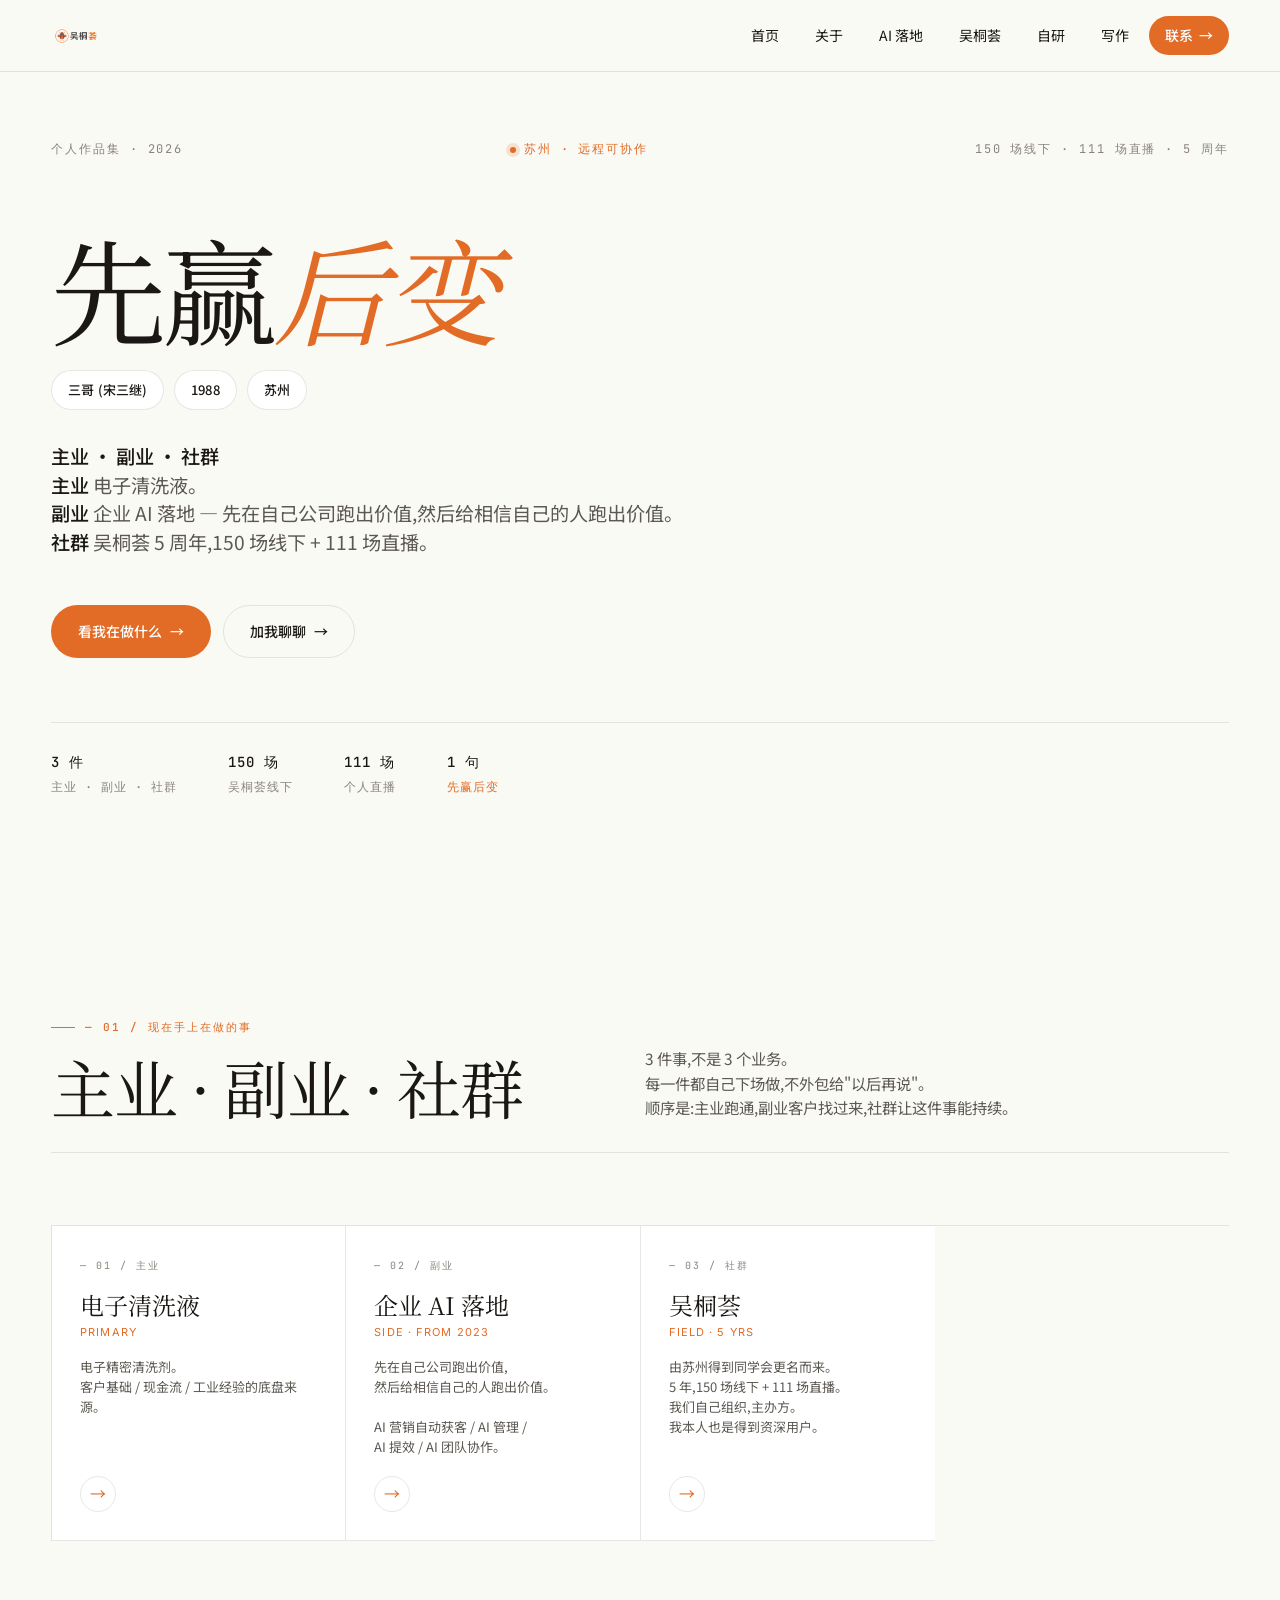
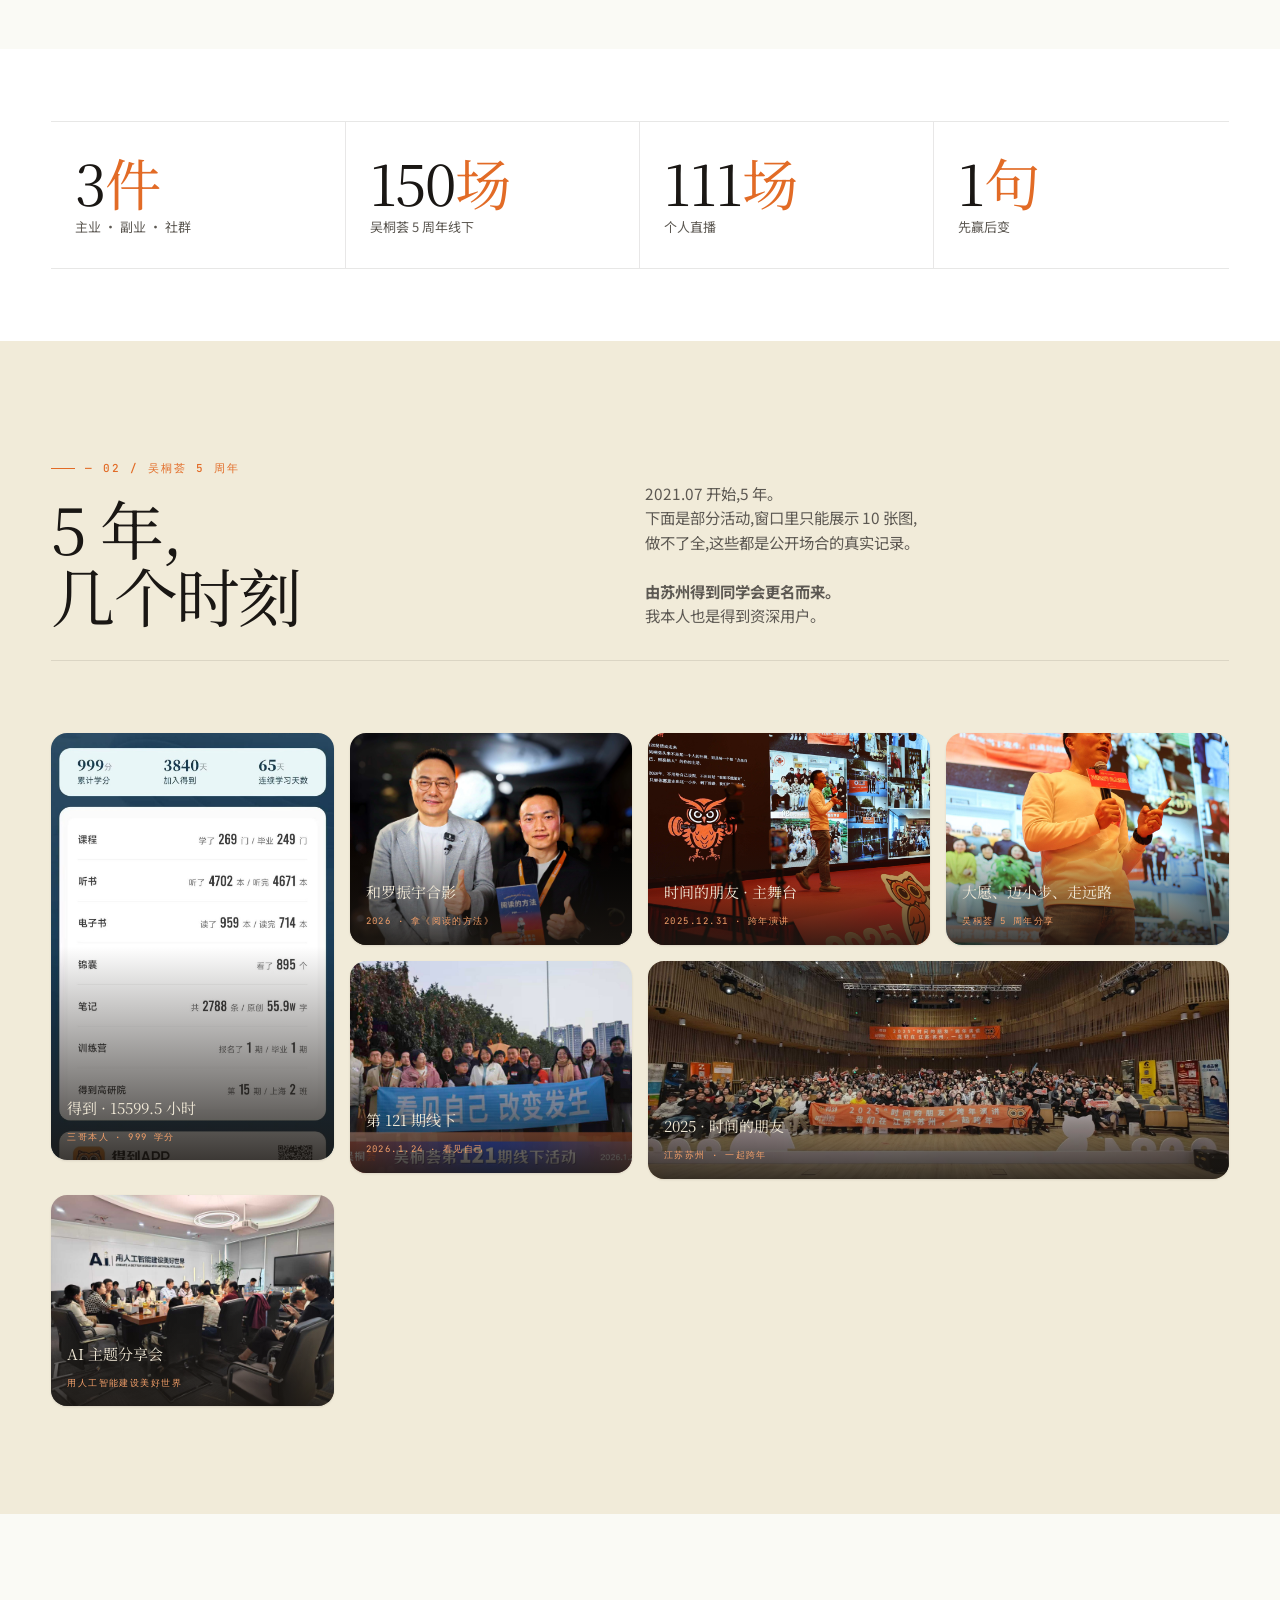
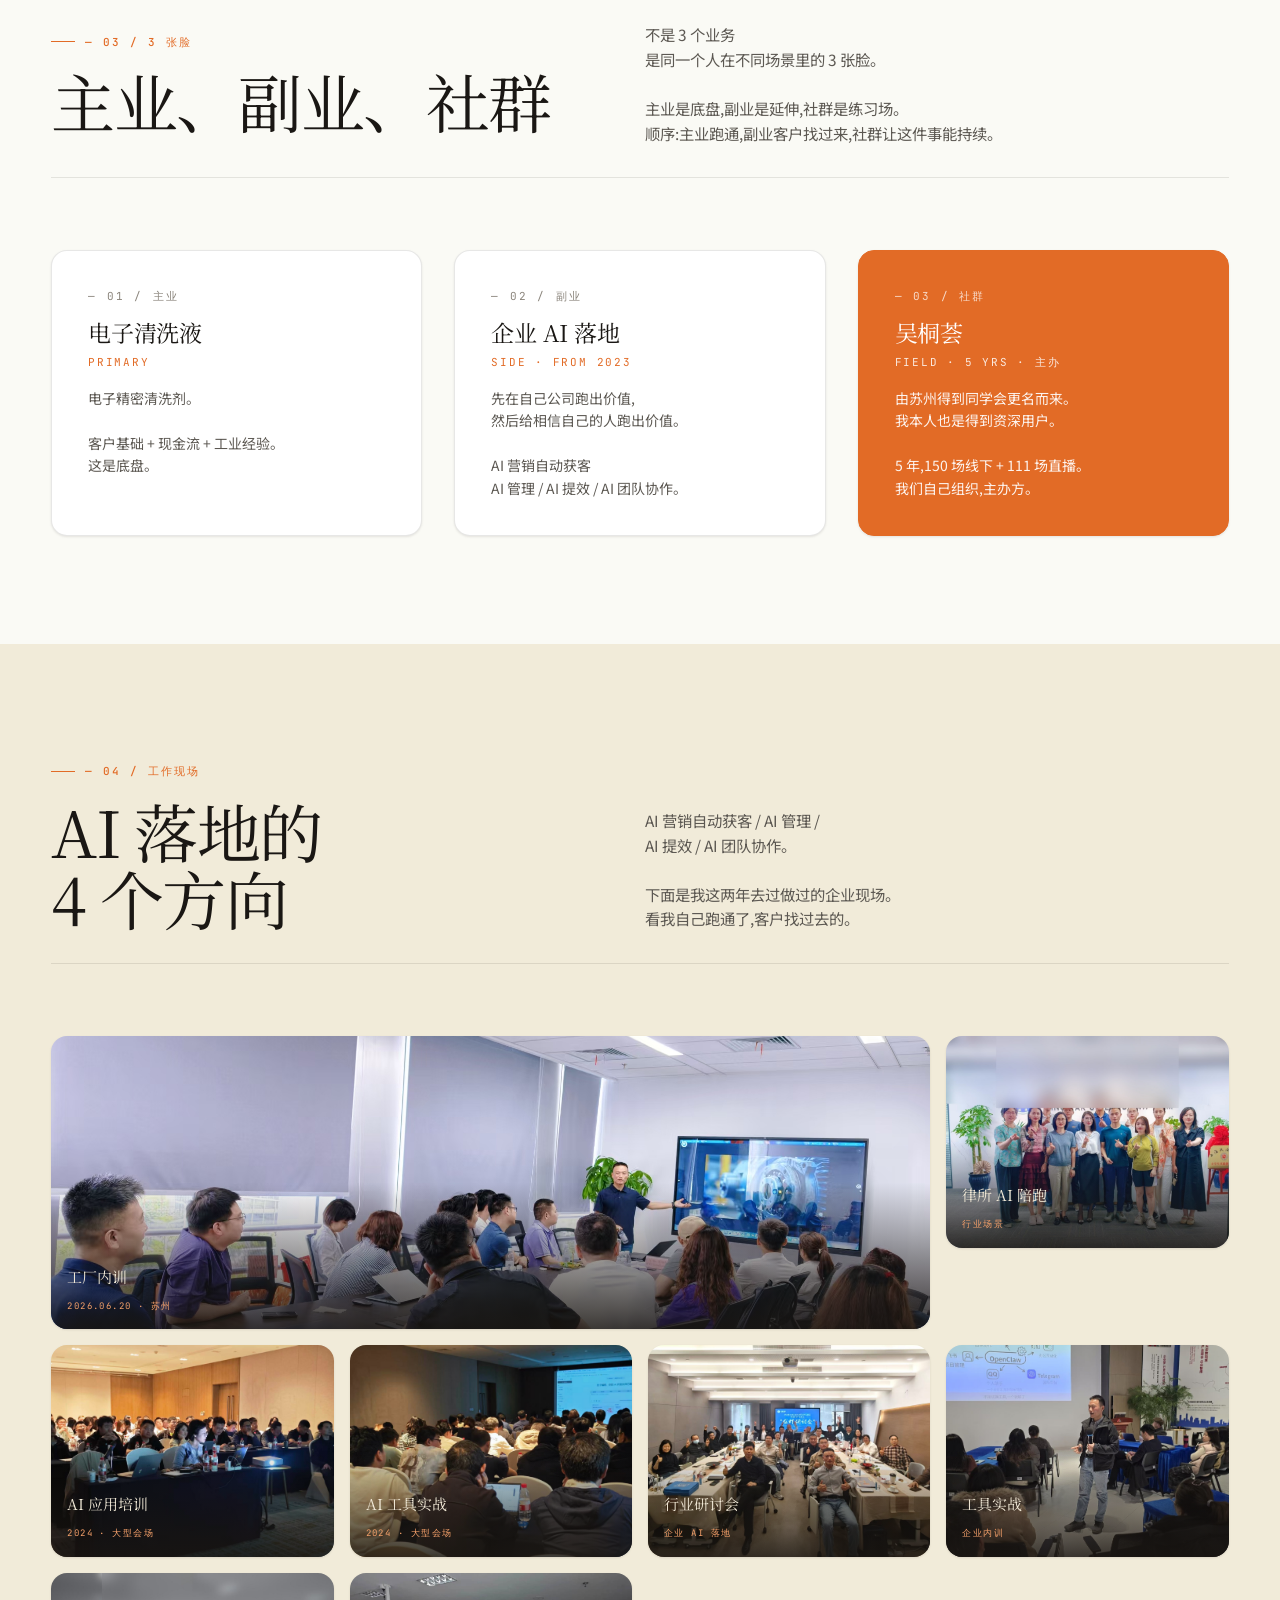
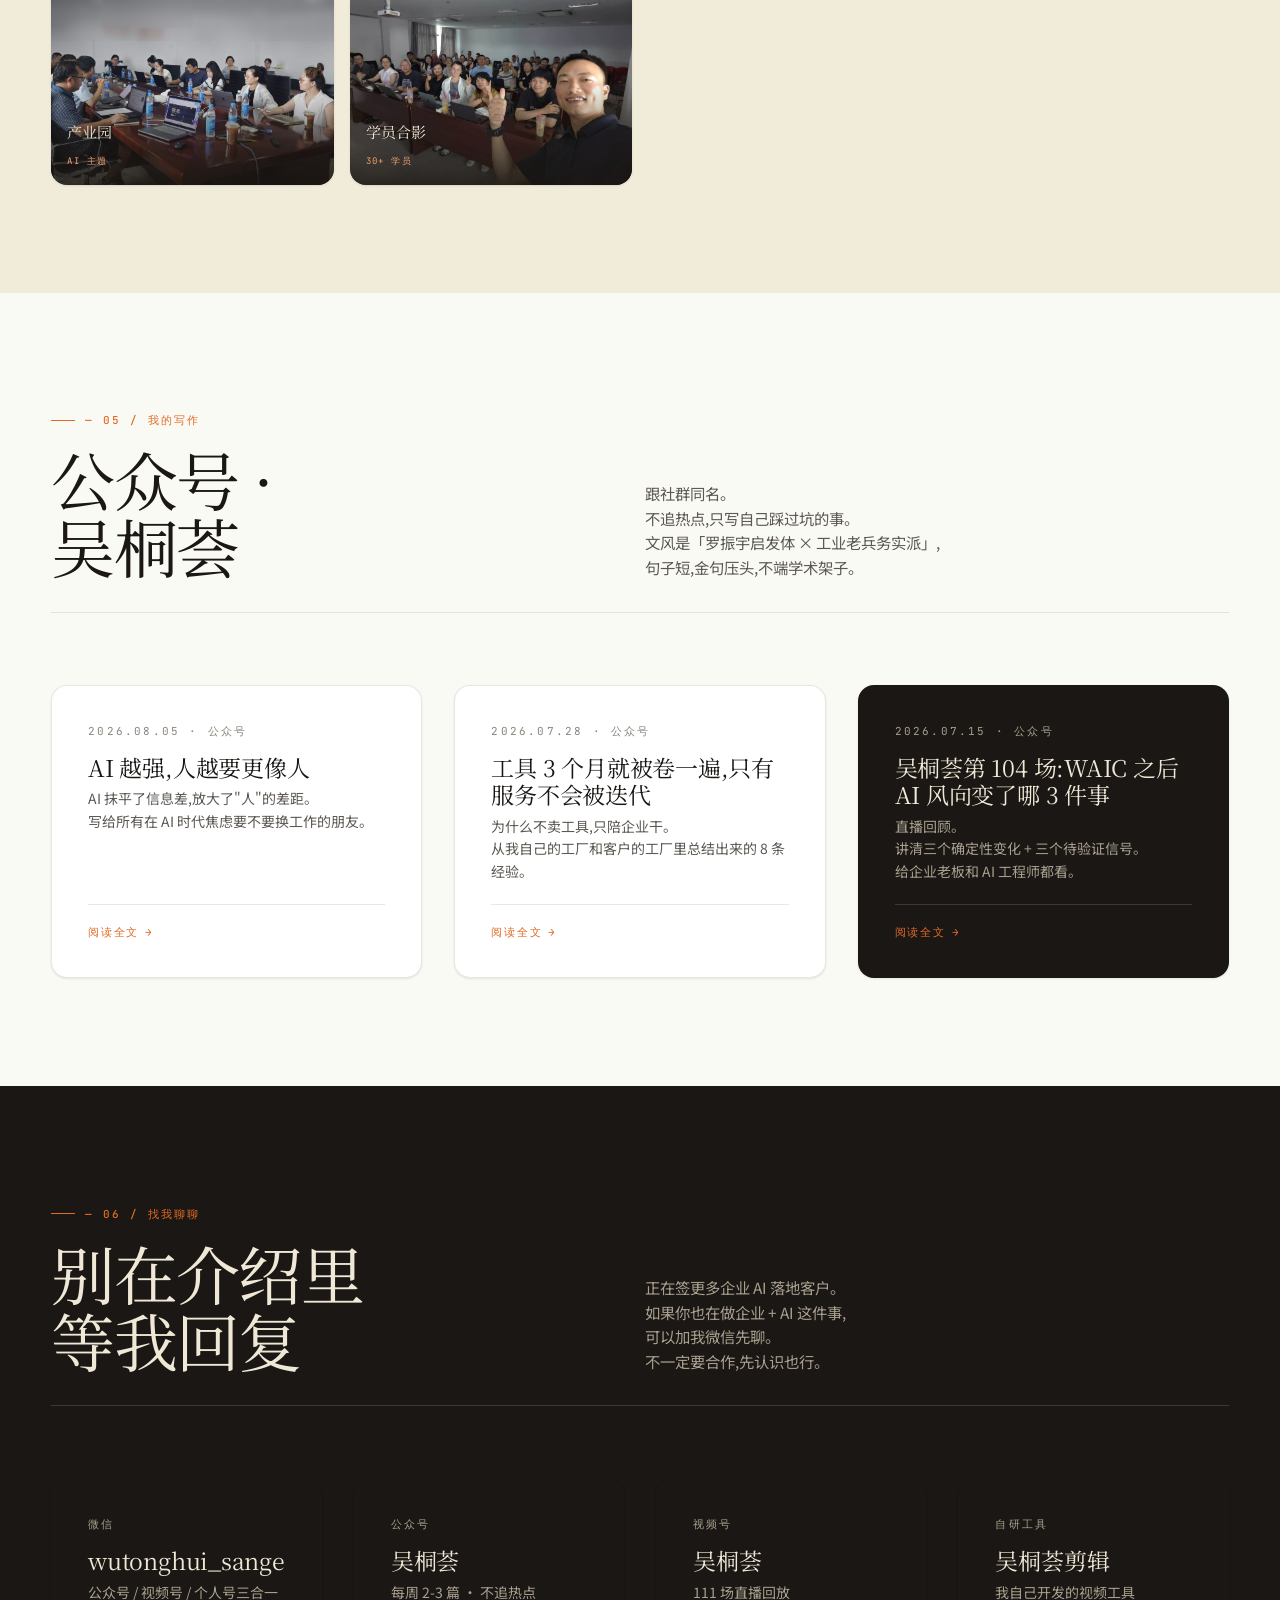
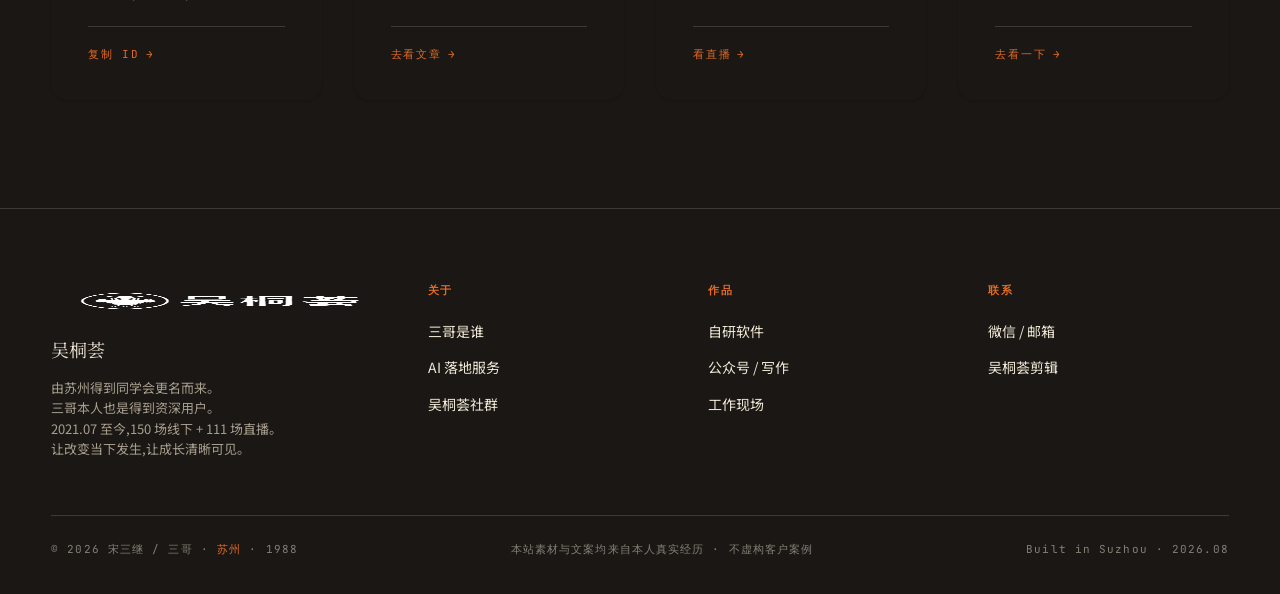
<file: index.html>
<!doctype html>
<html lang="zh-CN">
<head>
<meta charset="utf-8" />
<meta name="viewport" content="width=device-width, initial-scale=1" />
<title>三哥 / 宋三继 — 苏州 · 电子清洗液剂 + AI 应用落地 + 吴桐荟</title>
<meta name="description" content="三哥 / 宋三继,1988,苏州。电子清洗液主业,企业 AI 落地陪跑,吴桐荟终身学习社群 5 周年 150 场线下 + 111 场直播。先赢后变。" />

<link rel="preconnect" href="https://fonts.googleapis.com" />
<link rel="preconnect" href="https://fonts.gstatic.com" crossorigin />
<link href="https://fonts.googleapis.com/css2?family=Noto+Serif+SC:wght@300;400;500;700&family=Noto+Sans+SC:wght@300;400;500;600&family=Inter:wght@300;400;500;600;700&family=JetBrains+Mono:wght@400;500&display=swap" rel="stylesheet" />
<link rel="stylesheet" href="./assets/css/main.css" />
</head>
<body>

<nav class="topnav" aria-label="主导航">
  <a class="topnav__brand" href="./index.html">
    <img src="./imgs/logo-wutonghui-v2.png" alt="吴桐荟" />
  </a>
  <div class="topnav__links">
    <a href="./index.html">首页</a>
    <a href="./about.html">关于</a>
    <a href="./services.html">AI 落地</a>
    <a href="./community.html">吴桐荟</a>
    <a href="./tools.html">自研</a>
    <a href="./writing.html">写作</a>
    <a class="topnav__cta" href="./contact.html">联系 <span aria-hidden="true">→</span></a>
  </div>
</nav>

<header class="hero" id="top">
  <div class="container hero__inner">
    <div class="hero__top" data-reveal>
      <span>个人作品集 · 2026</span>
      <span class="live">苏州 · 远程可协作</span>
      <span>150 场线下 · 111 场直播 · 5 周年</span>
    </div>
    <h1 class="hero__title" data-reveal>
      先赢<em>后变</em>
    </h1>
    <div class="hero__tags" data-reveal>
      <span class="tag">三哥 (宋三继)</span>
      <span class="tag">1988</span>
      <span class="tag">苏州</span>
    </div>
    <p class="hero__sub" data-reveal>
      <span class="brand"><b>主业 · 副业 · 社群</b></span><br>
      <b>主业</b> 电子清洗液。<br>
      <b>副业</b> 企业 AI 落地 — 先在自己公司跑出价值,然后给相信自己的人跑出价值。<br>
      <b>社群</b> 吴桐荟 5 周年,150 场线下 + 111 场直播。
    </p>
    <div class="hero__actions" data-reveal>
      <a class="btn btn--primary" href="#three-things">看我在做什么 <span class="arrow" aria-hidden="true">→</span></a>
      <a class="btn btn--ghost" href="./contact.html">加我聊聊 <span class="arrow" aria-hidden="true">→</span></a>
    </div>
    <div class="hero__meta" data-reveal>
      <div><b>3 件</b>主业 · 副业 · 社群</div>
      <div><b>150 场</b>吴桐荟线下</div>
      <div><b>111 场</b>个人直播</div>
      <div class="text-brand"><b>1 句</b>先赢后变</div>
    </div>
  </div>
</header>

<section class="section section--default" id="three-things-overview">
  <div class="container">
    <div class="section__head" data-reveal>
      <div>
        <div class="eyebrow">— 01 / 现在手上在做的事</div>
        <h2 class="section__title h-section">主业 · 副业 · 社群</h2>
      </div>
      <p class="section__sub">
        3 件事,不是 3 个业务。<br>
        每一件都自己下场做,不外包给"以后再说"。<br>
        顺序是:主业跑通,副业客户找过来,社群让这件事能持续。
      </p>
    </div>

    <div class="identity-grid" data-reveal>
      <a class="identity-tile" href="./about.html#main">
        <div class="identity-tile__no">— 01 / 主业</div>
        <div class="identity-tile__name">电子清洗液</div>
        <div class="identity-tile__en">PRIMARY</div>
        <p class="identity-tile__desc">电子精密清洗剂。<br>客户基础 / 现金流 / 工业经验的底盘来源。</p>
        <div class="identity-tile__arrow">→</div>
      </a>
      <a class="identity-tile" href="./services.html">
        <div class="identity-tile__no">— 02 / 副业</div>
        <div class="identity-tile__name">企业 AI 落地</div>
        <div class="identity-tile__en">SIDE · FROM 2023</div>
        <p class="identity-tile__desc">先在自己公司跑出价值,<br>然后给相信自己的人跑出价值。<br><br>AI 营销自动获客 / AI 管理 /<br>AI 提效 / AI 团队协作。</p>
        <div class="identity-tile__arrow">→</div>
      </a>
      <a class="identity-tile" href="./community.html">
        <div class="identity-tile__no">— 03 / 社群</div>
        <div class="identity-tile__name">吴桐荟</div>
        <div class="identity-tile__en">FIELD · 5 YRS</div>
        <p class="identity-tile__desc">由苏州得到同学会更名而来。<br>5 年,150 场线下 + 111 场直播。<br>我们自己组织,主办方。<br>我本人也是得到资深用户。</p>
        <div class="identity-tile__arrow">→</div>
      </a>
    </div>
  </div>
</section>

<section class="section--tight section--white">
  <div class="container">
    <div class="stats-bar" data-reveal>
      <div class="stats-bar__item">
        <div class="stats-bar__n">3<em>件</em></div>
        <div class="stats-bar__l">主业 · 副业 · 社群</div>
      </div>
      <div class="stats-bar__item">
        <div class="stats-bar__n">150<em>场</em></div>
        <div class="stats-bar__l">吴桐荟 5 周年线下</div>
      </div>
      <div class="stats-bar__item">
        <div class="stats-bar__n">111<em>场</em></div>
        <div class="stats-bar__l">个人直播</div>
      </div>
      <div class="stats-bar__item">
        <div class="stats-bar__n">1<em>句</em></div>
        <div class="stats-bar__l">先赢后变</div>
      </div>
    </div>
  </div>
</section>

<section class="section section--warm" id="milestones">
  <div class="container">
    <div class="section__head" data-reveal>
      <div>
        <div class="eyebrow">— 02 / 吴桐荟 5 周年</div>
        <h2 class="section__title h-section">5 年,<br>几个时刻</h2>
      </div>
      <p class="section__sub">
        2021.07 开始,5 年。<br>
        下面是部分活动,窗口里只能展示 10 张图,<br>
        做不了全,这些都是公开场合的真实记录。<br><br>
        <b>由苏州得到同学会更名而来。</b><br>
        我本人也是得到资深用户。
      </p>
    </div>

    <div class="gallery" data-reveal>
      <div class="gallery__item gallery__item--tall">
        <img src="./imgs/community-dedao-learning.jpg" alt="三哥得到学习数据" loading="lazy" onerror="this.style.display='none'" />
        <div class="gallery__caption">
          <strong>得到 · 15599.5 小时</strong>
          <span>三哥本人 · 999 学分</span>
        </div>
      </div>
      <div class="gallery__item">
        <img src="./imgs/milestone-1-luoyuzhen.jpg" alt="三哥和罗振宇合影" loading="lazy" onerror="this.style.display='none'" />
        <div class="gallery__caption">
          <strong>和罗振宇合影</strong>
          <span>2026 · 拿《阅读的方法》</span>
        </div>
      </div>
      <div class="gallery__item">
        <img src="./imgs/milestone-2-newyear-stage.jpg" alt="时间的朋友主舞台" loading="lazy" onerror="this.style.display='none'" />
        <div class="gallery__caption">
          <strong>时间的朋友 · 主舞台</strong>
          <span>2025.12.31 · 跨年演讲</span>
        </div>
      </div>
      <div class="gallery__item">
        <img src="./imgs/milestone-3-newyear-closeup.jpg" alt="跨年演讲特写" loading="lazy" onerror="this.style.display='none'" />
        <div class="gallery__caption">
          <strong>大愿、迈小步、走远路</strong>
          <span>吴桐荟 5 周年分享</span>
        </div>
      </div>
      <div class="gallery__item">
        <img src="./imgs/community-121.jpg" alt="第 121 期线下" loading="lazy" onerror="this.style.display='none'" />
        <div class="gallery__caption">
          <strong>第 121 期线下</strong>
          <span>2026.1.24 · 看见自己</span>
        </div>
      </div>
      <div class="gallery__item gallery__item--wide">
        <img src="./imgs/community-2025-shijian.jpg" alt="2025 时间的朋友跨年全景" loading="lazy" onerror="this.style.display='none'" />
        <div class="gallery__caption">
          <strong>2025 · 时间的朋友</strong>
          <span>江苏苏州 · 一起跨年</span>
        </div>
      </div>
      <div class="gallery__item">
        <img src="./imgs/community-ai-share.jpg" alt="AI 主题分享会" loading="lazy" onerror="this.style.display='none'" />
        <div class="gallery__caption">
          <strong>AI 主题分享会</strong>
          <span>用人工智能建设美好世界</span>
        </div>
      </div>
    </div>
  </div>
</section>

<section class="section section--default" id="three-things">
  <div class="container">
    <div class="section__head" data-reveal>
      <div>
        <div class="eyebrow">— 03 / 3 张脸</div>
        <h2 class="section__title h-section">主业、副业、社群</h2>
      </div>
      <p class="section__sub">
        不是 3 个业务<br>
        是同一个人在不同场景里的 3 张脸。<br><br>
        主业是底盘,副业是延伸,社群是练习场。<br>
        顺序:主业跑通,副业客户找过来,社群让这件事能持续。
      </p>
    </div>

    <div class="grid-3" data-reveal>
      <article class="card">
        <div class="card__no">— 01 / 主业</div>
        <div class="card__name">电子清洗液</div>
        <div class="card__role">PRIMARY</div>
        <p class="card__desc">
          电子精密清洗剂。<br><br>
          客户基础 + 现金流 + 工业经验。<br>
          这是底盘。
        </p>
      </article>
      <article class="card">
        <div class="card__no">— 02 / 副业</div>
        <div class="card__name">企业 AI 落地</div>
        <div class="card__role">SIDE · FROM 2023</div>
        <p class="card__desc">
          先在自己公司跑出价值,<br>
          然后给相信自己的人跑出价值。<br><br>
          AI 营销自动获客<br>
          AI 管理 / AI 提效 / AI 团队协作。
        </p>
      </article>
      <article class="card card--brand">
        <div class="card__no">— 03 / 社群</div>
        <div class="card__name">吴桐荟</div>
        <div class="card__role">FIELD · 5 YRS · 主办</div>
        <p class="card__desc">
          由苏州得到同学会更名而来。<br>
          我本人也是得到资深用户。<br><br>
          5 年,150 场线下 + 111 场直播。<br>
          我们自己组织,主办方。
        </p>
      </article>
    </div>
  </div>
</section>

<section class="section section--warm" id="field">
  <div class="container">
    <div class="section__head" data-reveal>
      <div>
        <div class="eyebrow">— 04 / 工作现场</div>
        <h2 class="section__title h-section">AI 落地的<br>4 个方向</h2>
      </div>
      <p class="section__sub">
        AI 营销自动获客 / AI 管理 /<br>AI 提效 / AI 团队协作。<br><br>
        下面是我这两年去过做过的企业现场。<br>
        看我自己跑通了,客户找过去的。
      </p>
    </div>

    <div class="gallery" data-reveal>
      <div class="gallery__item gallery__item--3col">
        <img src="./imgs/training-1-vivo.jpg" alt="工厂内训" loading="lazy" onerror="this.style.display='none'" />
        <div class="gallery__caption">
          <strong>工厂内训</strong>
          <span>2026.06.20 · 苏州</span>
        </div>
      </div>
      <div class="gallery__item">
        <img src="./imgs/training-5-lawfirm.jpg" alt="律所行业" loading="lazy" onerror="this.style.display='none'" />
        <div class="gallery__caption">
          <strong>律所 AI 陪跑</strong>
          <span>行业场景</span>
        </div>
      </div>
      <div class="gallery__item">
        <img src="./imgs/training-2-bigroom.jpg" alt="AI 应用培训" loading="lazy" onerror="this.style.display='none'" />
        <div class="gallery__caption">
          <strong>AI 应用培训</strong>
          <span>2024 · 大型会场</span>
        </div>
      </div>
      <div class="gallery__item">
        <img src="./imgs/training-3-notion.jpg" alt="AI 工具实战" loading="lazy" onerror="this.style.display='none'" />
        <div class="gallery__caption">
          <strong>AI 工具实战</strong>
          <span>2024 · 大型会场</span>
        </div>
      </div>
      <div class="gallery__item">
        <img src="./imgs/training-6-longxia.jpg" alt="行业研讨会" loading="lazy" onerror="this.style.display='none'" />
        <div class="gallery__caption">
          <strong>行业研讨会</strong>
          <span>企业 AI 落地</span>
        </div>
      </div>
      <div class="gallery__item">
        <img src="./imgs/training-7-openclaw.jpg" alt="工具实战" loading="lazy" onerror="this.style.display='none'" />
        <div class="gallery__caption">
          <strong>工具实战</strong>
          <span>企业内训</span>
        </div>
      </div>
      <div class="gallery__item">
        <img src="./imgs/training-8-fangzheng.jpg" alt="产业园活动" loading="lazy" onerror="this.style.display='none'" />
        <div class="gallery__caption">
          <strong>产业园</strong>
          <span>AI 主题</span>
        </div>
      </div>
      <div class="gallery__item">
        <img src="./imgs/training-4-selfie.jpg" alt="学员合影" loading="lazy" onerror="this.style.display='none'" />
        <div class="gallery__caption">
          <strong>学员合影</strong>
          <span>30+ 学员</span>
        </div>
      </div>
    </div>
  </div>
</section>

<section class="section section--default" id="writing">
  <div class="container">
    <div class="section__head" data-reveal>
      <div>
        <div class="eyebrow">— 05 / 我的写作</div>
        <h2 class="section__title h-section">公众号 ·<br>吴桐荟</h2>
      </div>
      <p class="section__sub">
        跟社群同名。<br>
        不追热点,只写自己踩过坑的事。<br>
        文风是「罗振宇启发体 × 工业老兵务实派」,<br>
        句子短,金句压头,不端学术架子。
      </p>
    </div>

    <div class="grid-3" data-reveal>
      <article class="card">
        <div class="card__no">2026.08.05 · 公众号</div>
        <div class="card__name">AI 越强,人越要更像人</div>
        <p class="card__desc">AI 抹平了信息差,放大了"人"的差距。<br>写给所有在 AI 时代焦虑要不要换工作的朋友。</p>
        <a class="card__link" href="./writing.html">阅读全文</a>
      </article>
      <article class="card">
        <div class="card__no">2026.07.28 · 公众号</div>
        <div class="card__name">工具 3 个月就被卷一遍,只有服务不会被迭代</div>
        <p class="card__desc">为什么不卖工具,只陪企业干。<br>从我自己的工厂和客户的工厂里总结出来的 8 条经验。</p>
        <a class="card__link" href="./writing.html">阅读全文</a>
      </article>
      <article class="card card--ink">
        <div class="card__no">2026.07.15 · 公众号</div>
        <div class="card__name">吴桐荟第 104 场:WAIC 之后 AI 风向变了哪 3 件事</div>
        <p class="card__desc">直播回顾。<br>讲清三个确定性变化 + 三个待验证信号。<br>给企业老板和 AI 工程师都看。</p>
        <a class="card__link" href="./writing.html">阅读全文</a>
      </article>
    </div>
  </div>
</section>

<section class="section section--ink" id="contact">
  <div class="container">
    <div class="section__head" data-reveal>
      <div>
        <div class="eyebrow">— 06 / 找我聊聊</div>
        <h2 class="section__title h-section">别在介绍里<br>等我回复</h2>
      </div>
      <p class="section__sub">
        正在签更多企业 AI 落地客户。<br>
        如果你也在做企业 + AI 这件事,<br>
        可以加我微信先聊。<br>
        不一定要合作,先认识也行。
      </p>
    </div>
    <div class="grid-4" data-reveal>
      <a class="card card--ink" href="#" data-copy="wutonghui_sange" data-copy-name="微信">
        <div class="card__no">微信</div>
        <div class="card__name">wutonghui_sange</div>
        <p class="card__desc">公众号 / 视频号 / 个人号三合一</p>
        <div class="card__link">复制 ID</div>
      </a>
      <a class="card card--ink" href="./writing.html">
        <div class="card__no">公众号</div>
        <div class="card__name">吴桐荟</div>
        <p class="card__desc">每周 2-3 篇 · 不追热点</p>
        <div class="card__link">去看文章</div>
      </a>
      <a class="card card--ink" href="#field">
        <div class="card__no">视频号</div>
        <div class="card__name">吴桐荟</div>
        <p class="card__desc">111 场直播回放</p>
        <div class="card__link">看直播</div>
      </a>
      <a class="card card--ink" href="https://ssj198807-maker.github.io/self-media-platform/" target="_blank" rel="noopener">
        <div class="card__no">自研工具</div>
        <div class="card__name">吴桐荟剪辑</div>
        <p class="card__desc">我自己开发的视频工具</p>
        <div class="card__link">去看一下</div>
      </a>
    </div>
  </div>
</section>

<footer class="footer">
  <div class="container">
    <div class="footer__grid">
      <div class="footer__brand">
        <img src="./imgs/logo-wutonghui-v2.png" alt="吴桐荟" />
        <h4>吴桐荟</h4>
        <p>由苏州得到同学会更名而来。<br>三哥本人也是得到资深用户。<br>2021.07 至今,150 场线下 + 111 场直播。<br>让改变当下发生,让成长清晰可见。</p>
      </div>
      <div class="footer__col">
        <h5>关于</h5>
        <ul>
          <li><a href="./about.html">三哥是谁</a></li>
          <li><a href="./services.html">AI 落地服务</a></li>
          <li><a href="./community.html">吴桐荟社群</a></li>
        </ul>
      </div>
      <div class="footer__col">
        <h5>作品</h5>
        <ul>
          <li><a href="./tools.html">自研软件</a></li>
          <li><a href="./writing.html">公众号 / 写作</a></li>
          <li><a href="#field">工作现场</a></li>
        </ul>
      </div>
      <div class="footer__col">
        <h5>联系</h5>
        <ul>
          <li><a href="./contact.html">微信 / 邮箱</a></li>
          <li><a href="https://ssj198807-maker.github.io/self-media-platform/" target="_blank" rel="noopener">吴桐荟剪辑</a></li>
        </ul>
      </div>
    </div>
    <div class="footer__bottom">
      <span>© 2026 宋三继 / 三哥 · <b>苏州</b> · 1988</span>
      <span>本站素材与文案均来自本人真实经历 · 不虚构客户案例</span>
      <span>Built in Suzhou · 2026.08</span>
    </div>
  </div>
</footer>

<div class="site-toast" id="site-toast" role="status" aria-live="polite">
  <span>✓</span>
  <span id="toast-msg"></span>
</div>

<script src="./assets/js/main.js"></script>
</body>
</html>
</file>
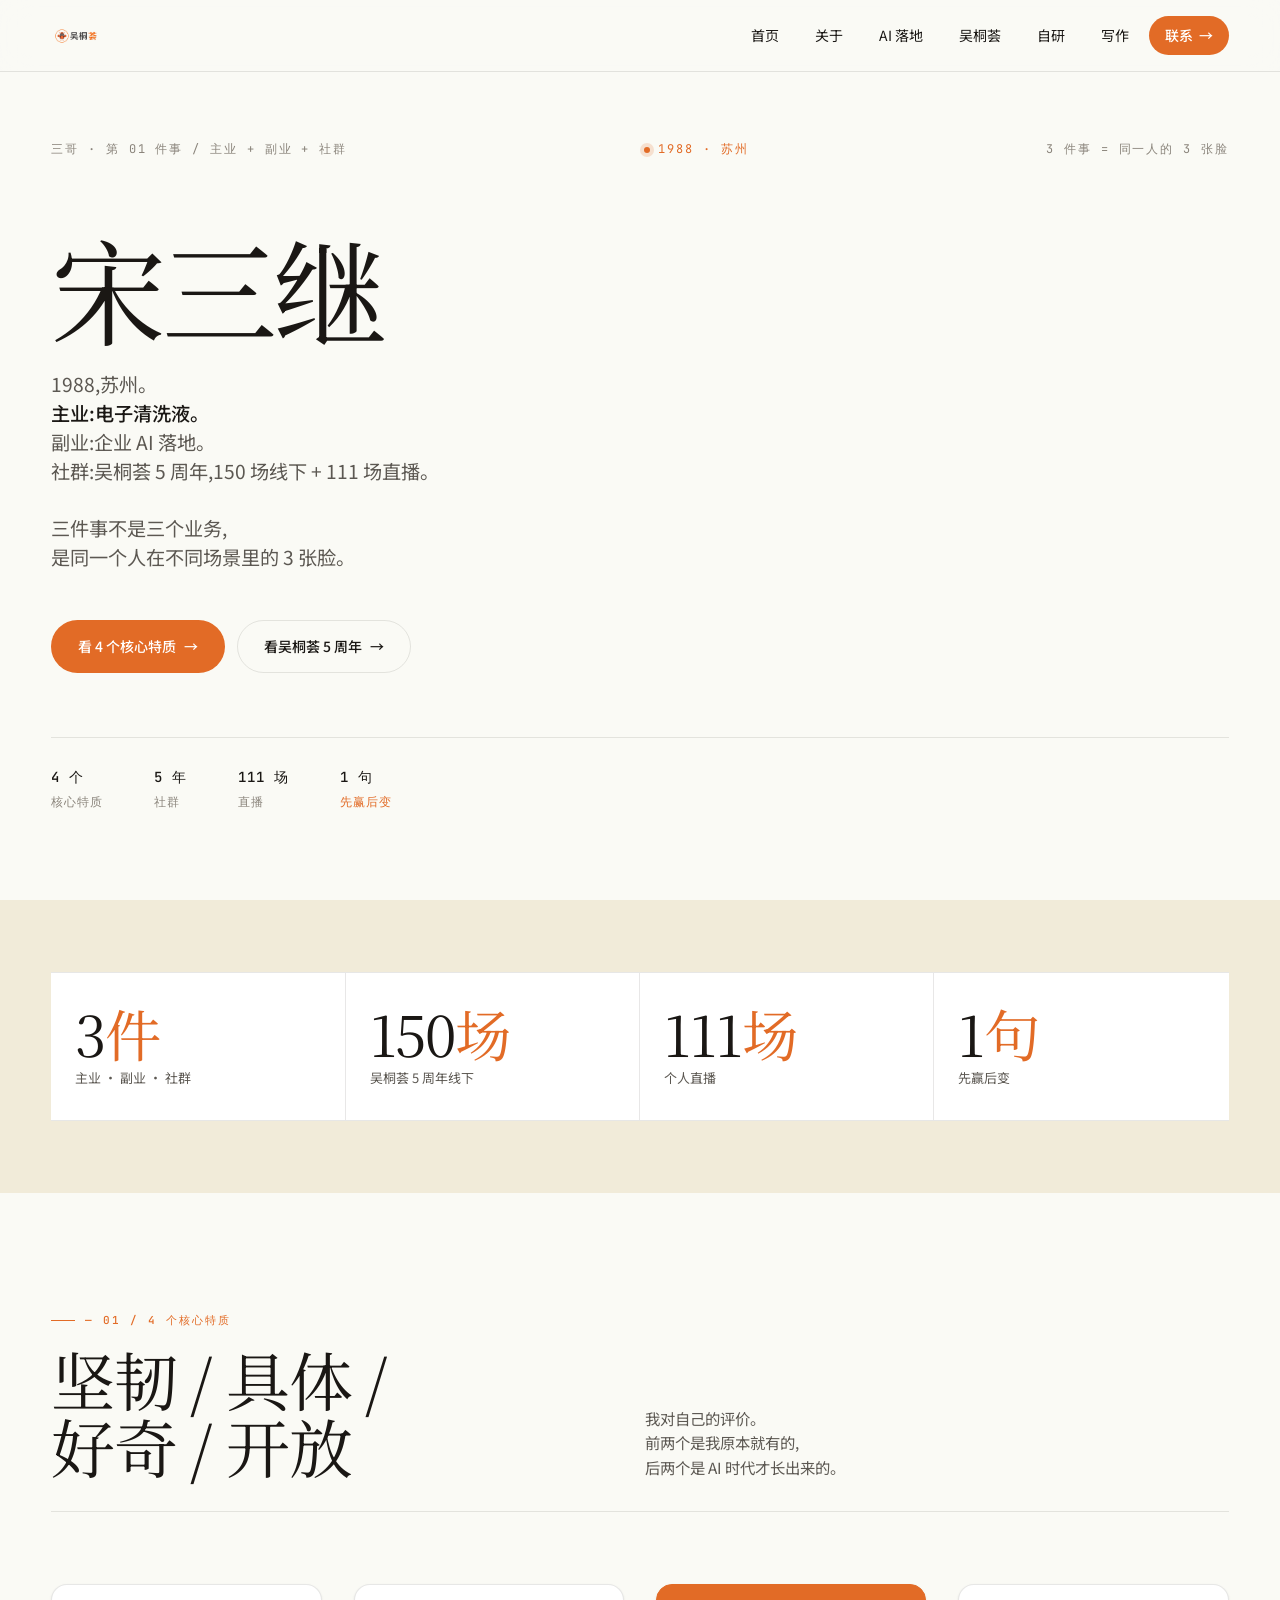
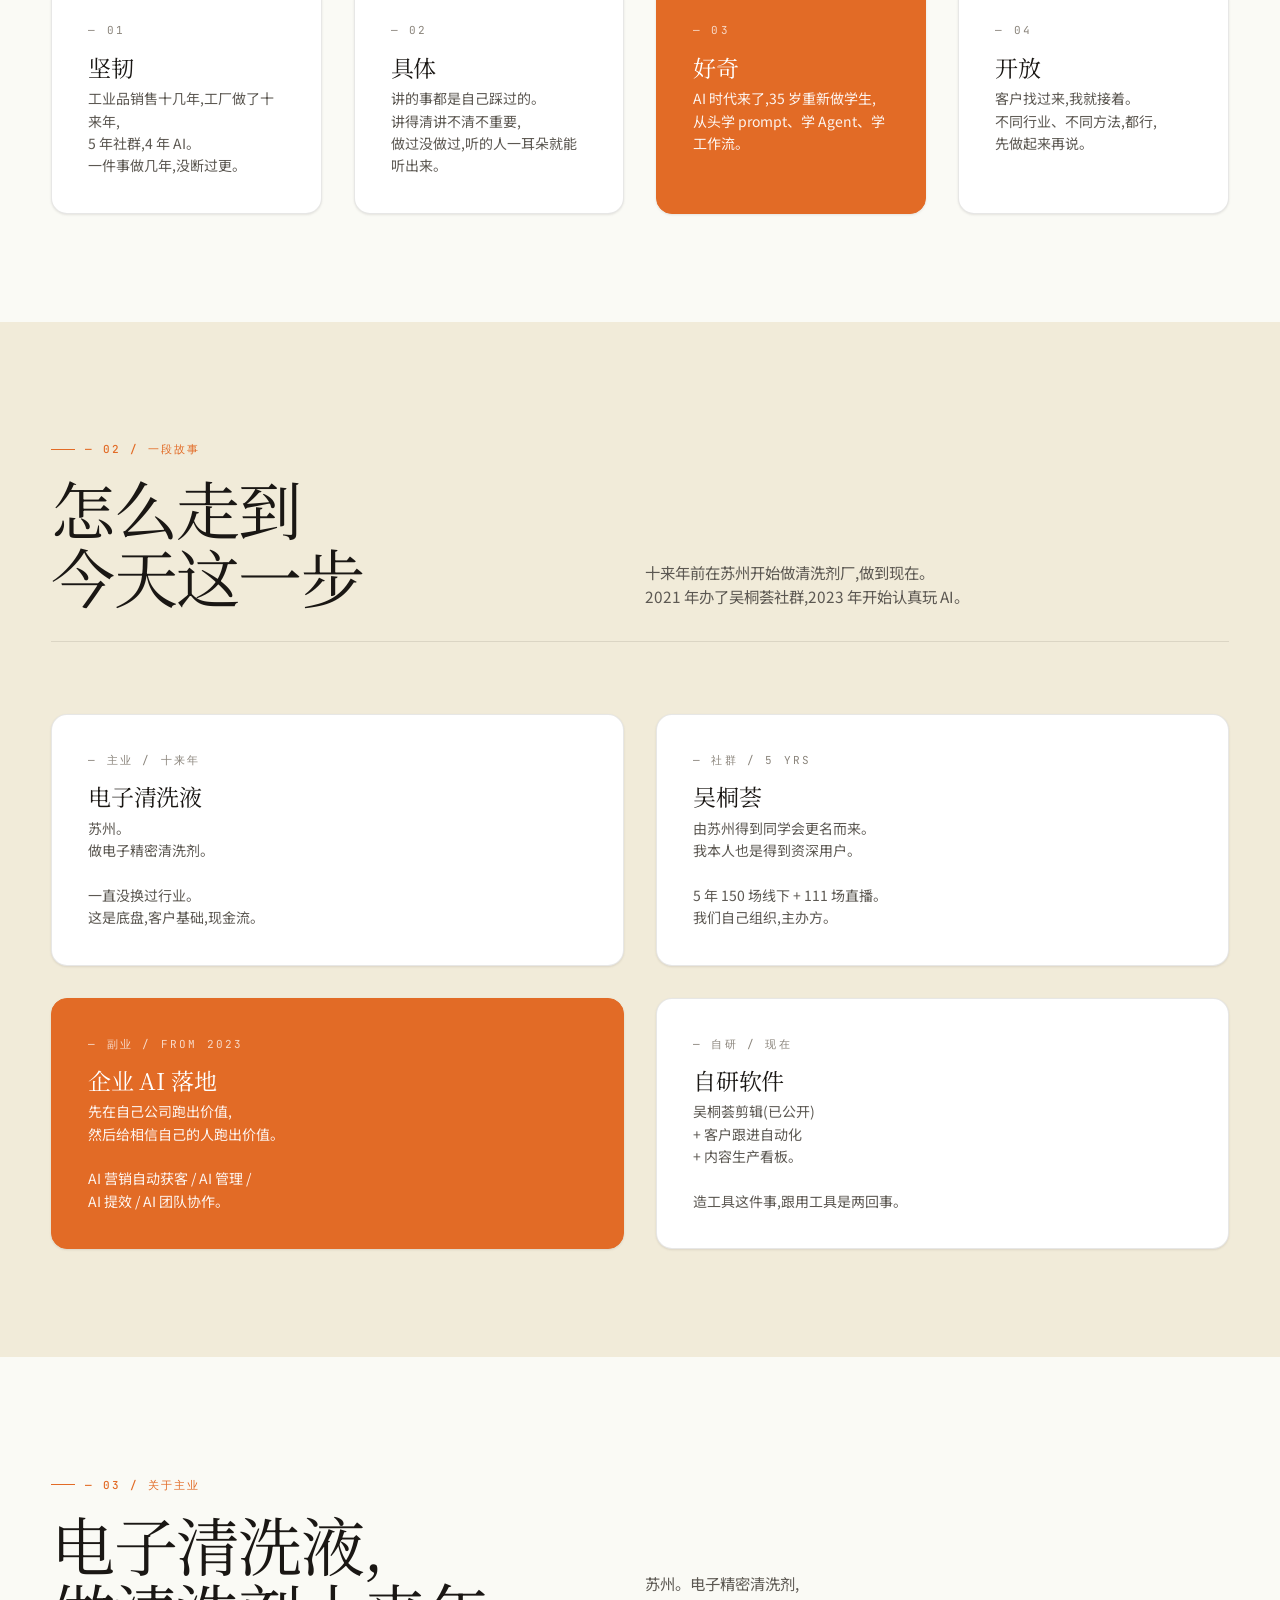
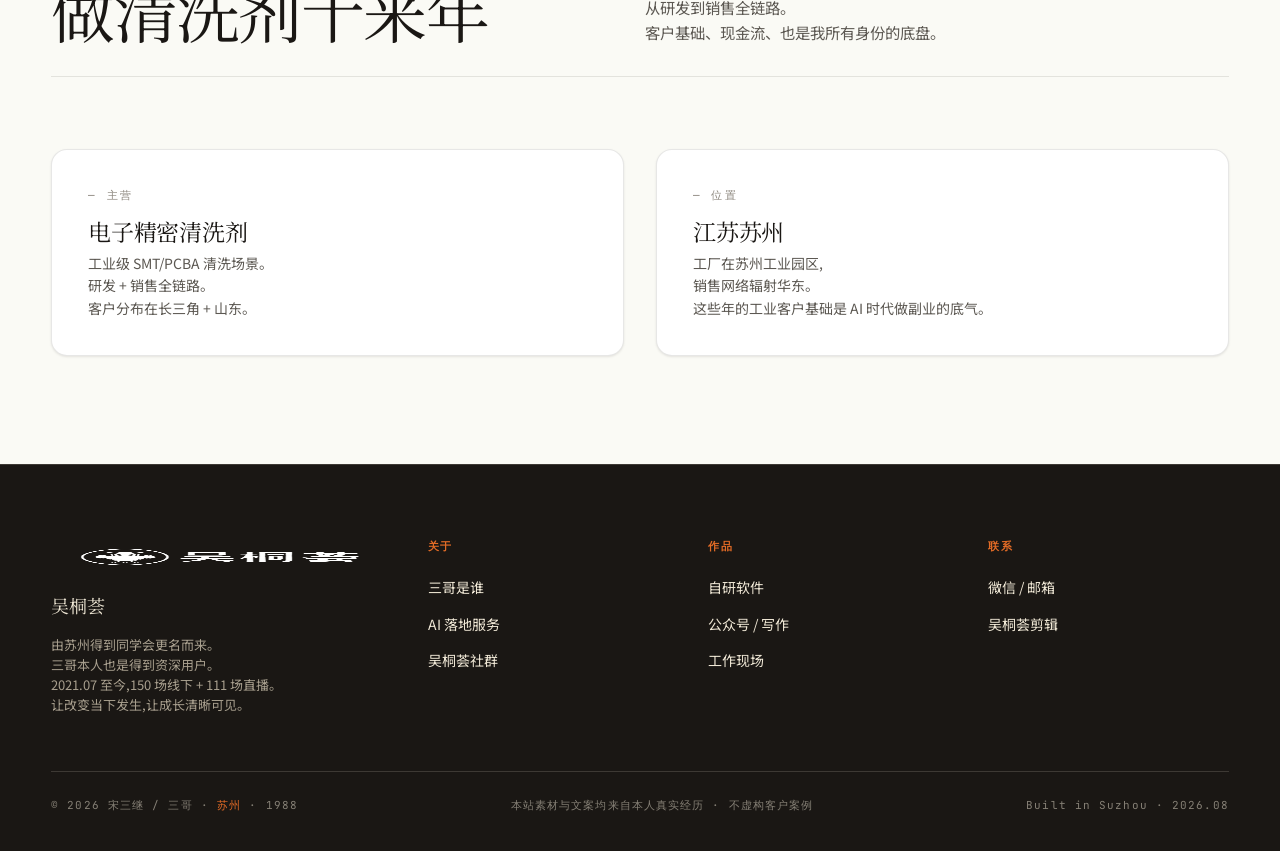
<file: about.html>
<!doctype html>
<html lang="zh-CN">
<head>
<meta charset="utf-8" />
<meta name="viewport" content="width=device-width, initial-scale=1" />
<title>关于三哥 — 宋三继 / 1988 / 苏州</title>
<meta name="description" content="宋三继,1988,苏州。电子清洗液主业。吴桐荟终身学习社群 5 周年,150 场线下 + 111 场直播。AI 应用落地陪跑。坚韧 / 具体 / 好奇 / 开放。" />

<link rel="preconnect" href="https://fonts.googleapis.com" />
<link rel="preconnect" href="https://fonts.gstatic.com" crossorigin />
<link href="https://fonts.googleapis.com/css2?family=Noto+Serif+SC:wght@300;400;500;700&family=Noto+Sans+SC:wght@300;400;500;600&family=Inter:wght@300;400;500;600;700&family=JetBrains+Mono:wght@400;500&display=swap" rel="stylesheet" />
<link rel="stylesheet" href="./assets/css/main.css" />
</head>
<body>

<nav class="topnav" aria-label="主导航">
  <a class="topnav__brand" href="./index.html">
    <img src="./imgs/logo-wutonghui-v2.png" alt="吴桐荟" />
  </a>
  <div class="topnav__links">
    <a href="./index.html">首页</a>
    <a href="./about.html">关于</a>
    <a href="./services.html">AI 落地</a>
    <a href="./community.html">吴桐荟</a>
    <a href="./tools.html">自研</a>
    <a href="./writing.html">写作</a>
    <a class="topnav__cta" href="./contact.html">联系 <span aria-hidden="true">→</span></a>
  </div>
</nav>

<header class="hero">
  <div class="container hero__inner">
    <div class="hero__top" data-reveal>
      <span>三哥 · 第 01 件事 / 主业 + 副业 + 社群</span>
      <span class="live">1988 · 苏州</span>
      <span>3 件事 = 同一人的 3 张脸</span>
    </div>
    <h1 class="hero__title" data-reveal>
      宋三继
    </h1>
    <p class="hero__sub" data-reveal>
      1988,苏州。<br>
      <b>主业:电子清洗液。</b><br>
      副业:企业 AI 落地。<br>
      社群:吴桐荟 5 周年,150 场线下 + 111 场直播。<br><br>
      三件事不是三个业务,<br>
      是同一个人在不同场景里的 3 张脸。
    </p>
    <div class="hero__actions" data-reveal>
      <a class="btn btn--primary" href="#traits">看 4 个核心特质 <span class="arrow" aria-hidden="true">→</span></a>
      <a class="btn btn--ghost" href="./community.html">看吴桐荟 5 周年 <span class="arrow" aria-hidden="true">→</span></a>
    </div>
    <div class="hero__meta" data-reveal>
      <div><b>4 个</b>核心特质</div>
      <div><b>5 年</b>社群</div>
      <div><b>111 场</b>直播</div>
      <div class="text-brand"><b>1 句</b>先赢后变</div>
    </div>
  </div>
</header>

<section class="section--tight section--warm">
  <div class="container">
    <div class="stats-bar" data-reveal>
      <div class="stats-bar__item">
        <div class="stats-bar__n">3<em>件</em></div>
        <div class="stats-bar__l">主业 · 副业 · 社群</div>
      </div>
      <div class="stats-bar__item">
        <div class="stats-bar__n">150<em>场</em></div>
        <div class="stats-bar__l">吴桐荟 5 周年线下</div>
      </div>
      <div class="stats-bar__item">
        <div class="stats-bar__n">111<em>场</em></div>
        <div class="stats-bar__l">个人直播</div>
      </div>
      <div class="stats-bar__item">
        <div class="stats-bar__n">1<em>句</em></div>
        <div class="stats-bar__l">先赢后变</div>
      </div>
    </div>
  </div>
</section>

<section class="section section--default" id="traits">
  <div class="container">
    <div class="section__head" data-reveal>
      <div>
        <div class="eyebrow">— 01 / 4 个核心特质</div>
        <h2 class="section__title h-section">坚韧 / 具体 /<br>好奇 / 开放</h2>
      </div>
      <p class="section__sub">
        我对自己的评价。<br>
        前两个是我原本就有的,<br>
        后两个是 AI 时代才长出来的。
      </p>
    </div>
    <div class="grid-4" data-reveal>
      <div class="card">
        <div class="card__no">— 01</div>
        <div class="card__name">坚韧</div>
        <p class="card__desc">工业品销售十几年,工厂做了十来年,<br>5 年社群,4 年 AI。<br>一件事做几年,没断过更。</p>
      </div>
      <div class="card">
        <div class="card__no">— 02</div>
        <div class="card__name">具体</div>
        <p class="card__desc">讲的事都是自己踩过的。<br>讲得清讲不清不重要,<br>做过没做过,听的人一耳朵就能听出来。</p>
      </div>
      <div class="card card--brand">
        <div class="card__no">— 03</div>
        <div class="card__name">好奇</div>
        <p class="card__desc">AI 时代来了,35 岁重新做学生,<br>从头学 prompt、学 Agent、学工作流。</p>
      </div>
      <div class="card">
        <div class="card__no">— 04</div>
        <div class="card__name">开放</div>
        <p class="card__desc">客户找过来,我就接着。<br>不同行业、不同方法,都行,<br>先做起来再说。</p>
      </div>
    </div>
  </div>
</section>

<section class="section section--warm" id="story">
  <div class="container">
    <div class="section__head" data-reveal>
      <div>
        <div class="eyebrow">— 02 / 一段故事</div>
        <h2 class="section__title h-section">怎么走到<br>今天这一步</h2>
      </div>
      <p class="section__sub">
        十来年前在苏州开始做清洗剂厂,做到现在。<br>
        2021 年办了吴桐荟社群,2023 年开始认真玩 AI。
      </p>
    </div>

    <div class="grid-2" data-reveal>
      <div class="card">
        <div class="card__no">— 主业 / 十来年</div>
        <div class="card__name">电子清洗液</div>
        <p class="card__desc">
          苏州。<br>
          做电子精密清洗剂。<br><br>
          一直没换过行业。<br>
          这是底盘,客户基础,现金流。
        </p>
      </div>
      <div class="card">
        <div class="card__no">— 社群 / 5 YRS</div>
        <div class="card__name">吴桐荟</div>
        <p class="card__desc">
          由苏州得到同学会更名而来。<br>
          我本人也是得到资深用户。<br><br>
          5 年 150 场线下 + 111 场直播。<br>
          我们自己组织,主办方。
        </p>
      </div>
      <div class="card card--brand">
        <div class="card__no">— 副业 / FROM 2023</div>
        <div class="card__name">企业 AI 落地</div>
        <p class="card__desc">
          先在自己公司跑出价值,<br>
          然后给相信自己的人跑出价值。<br><br>
          AI 营销自动获客 / AI 管理 /<br>
          AI 提效 / AI 团队协作。
        </p>
      </div>
      <div class="card">
        <div class="card__no">— 自研 / 现在</div>
        <div class="card__name">自研软件</div>
        <p class="card__desc">
          吴桐荟剪辑(已公开)<br>
          + 客户跟进自动化<br>
          + 内容生产看板。<br><br>
          造工具这件事,跟用工具是两回事。
        </p>
      </div>
    </div>
  </div>
</section>

<section class="section section--default" id="main">
  <div class="container">
    <div class="section__head" data-reveal>
      <div>
        <div class="eyebrow">— 03 / 关于主业</div>
        <h2 class="section__title h-section">电子清洗液,<br>做清洗剂十来年</h2>
      </div>
      <p class="section__sub">
        苏州。电子精密清洗剂,<br>
        从研发到销售全链路。<br>
        客户基础、现金流、也是我所有身份的底盘。
      </p>
    </div>
    <div class="grid-2" data-reveal>
      <div class="card">
        <div class="card__no">— 主营</div>
        <div class="card__name">电子精密清洗剂</div>
        <p class="card__desc">工业级 SMT/PCBA 清洗场景。<br>研发 + 销售全链路。<br>客户分布在长三角 + 山东。</p>
      </div>
      <div class="card">
        <div class="card__no">— 位置</div>
        <div class="card__name">江苏苏州</div>
        <p class="card__desc">工厂在苏州工业园区,<br>销售网络辐射华东。<br>这些年的工业客户基础是 AI 时代做副业的底气。</p>
      </div>
    </div>
  </div>
</section>

<footer class="footer">
  <div class="container">
    <div class="footer__grid">
      <div class="footer__brand">
        <img src="./imgs/logo-wutonghui-v2.png" alt="吴桐荟" />
        <h4>吴桐荟</h4>
        <p>由苏州得到同学会更名而来。<br>三哥本人也是得到资深用户。<br>2021.07 至今,150 场线下 + 111 场直播。<br>让改变当下发生,让成长清晰可见。</p>
      </div>
      <div class="footer__col">
        <h5>关于</h5>
        <ul>
          <li><a href="./about.html">三哥是谁</a></li>
          <li><a href="./services.html">AI 落地服务</a></li>
          <li><a href="./community.html">吴桐荟社群</a></li>
        </ul>
      </div>
      <div class="footer__col">
        <h5>作品</h5>
        <ul>
          <li><a href="./tools.html">自研软件</a></li>
          <li><a href="./writing.html">公众号 / 写作</a></li>
          <li><a href="./index.html#field">工作现场</a></li>
        </ul>
      </div>
      <div class="footer__col">
        <h5>联系</h5>
        <ul>
          <li><a href="./contact.html">微信 / 邮箱</a></li>
          <li><a href="https://ssj198807-maker.github.io/self-media-platform/" target="_blank" rel="noopener">吴桐荟剪辑</a></li>
        </ul>
      </div>
    </div>
    <div class="footer__bottom">
      <span>© 2026 宋三继 / 三哥 · <b>苏州</b> · 1988</span>
      <span>本站素材与文案均来自本人真实经历 · 不虚构客户案例</span>
      <span>Built in Suzhou · 2026.08</span>
    </div>
  </div>
</footer>

<div class="site-toast" id="site-toast" role="status" aria-live="polite">
  <span>✓</span>
  <span id="toast-msg"></span>
</div>

<script src="./assets/js/main.js"></script>
</body>
</html>
</file>
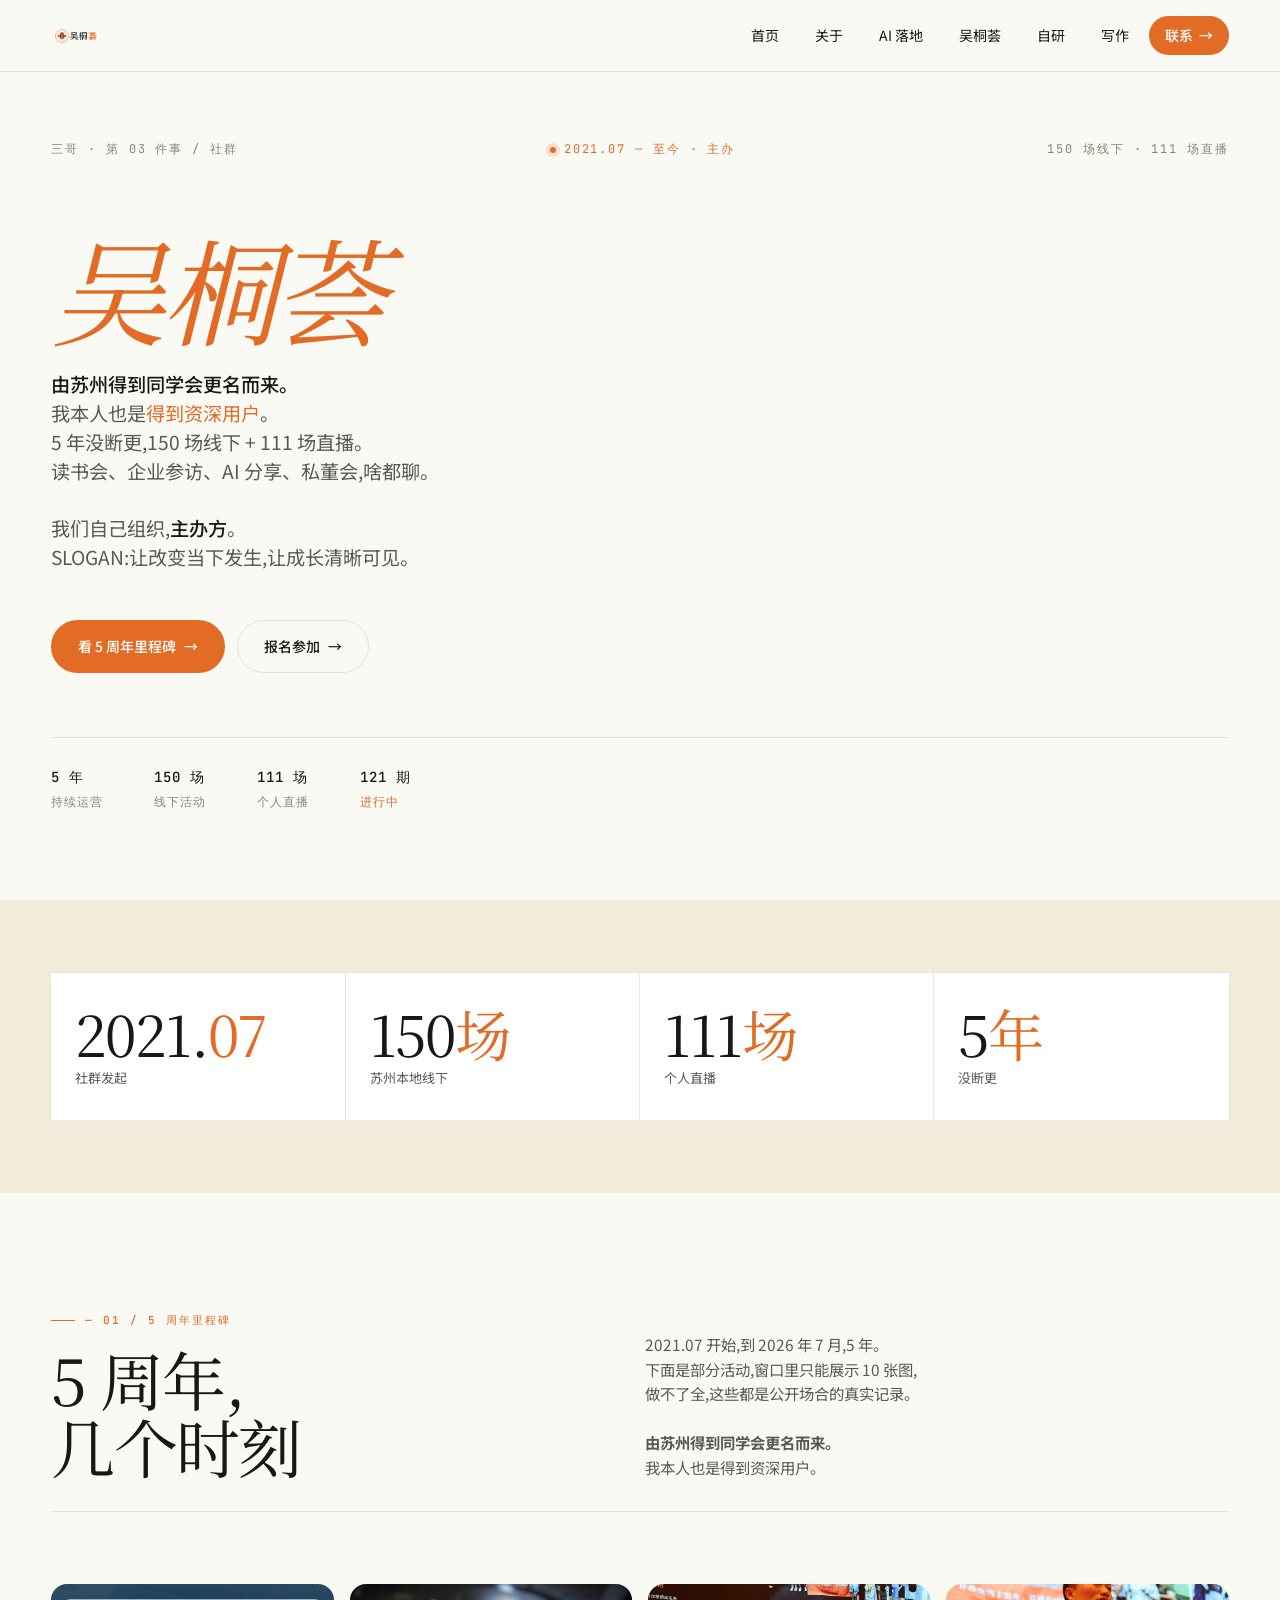
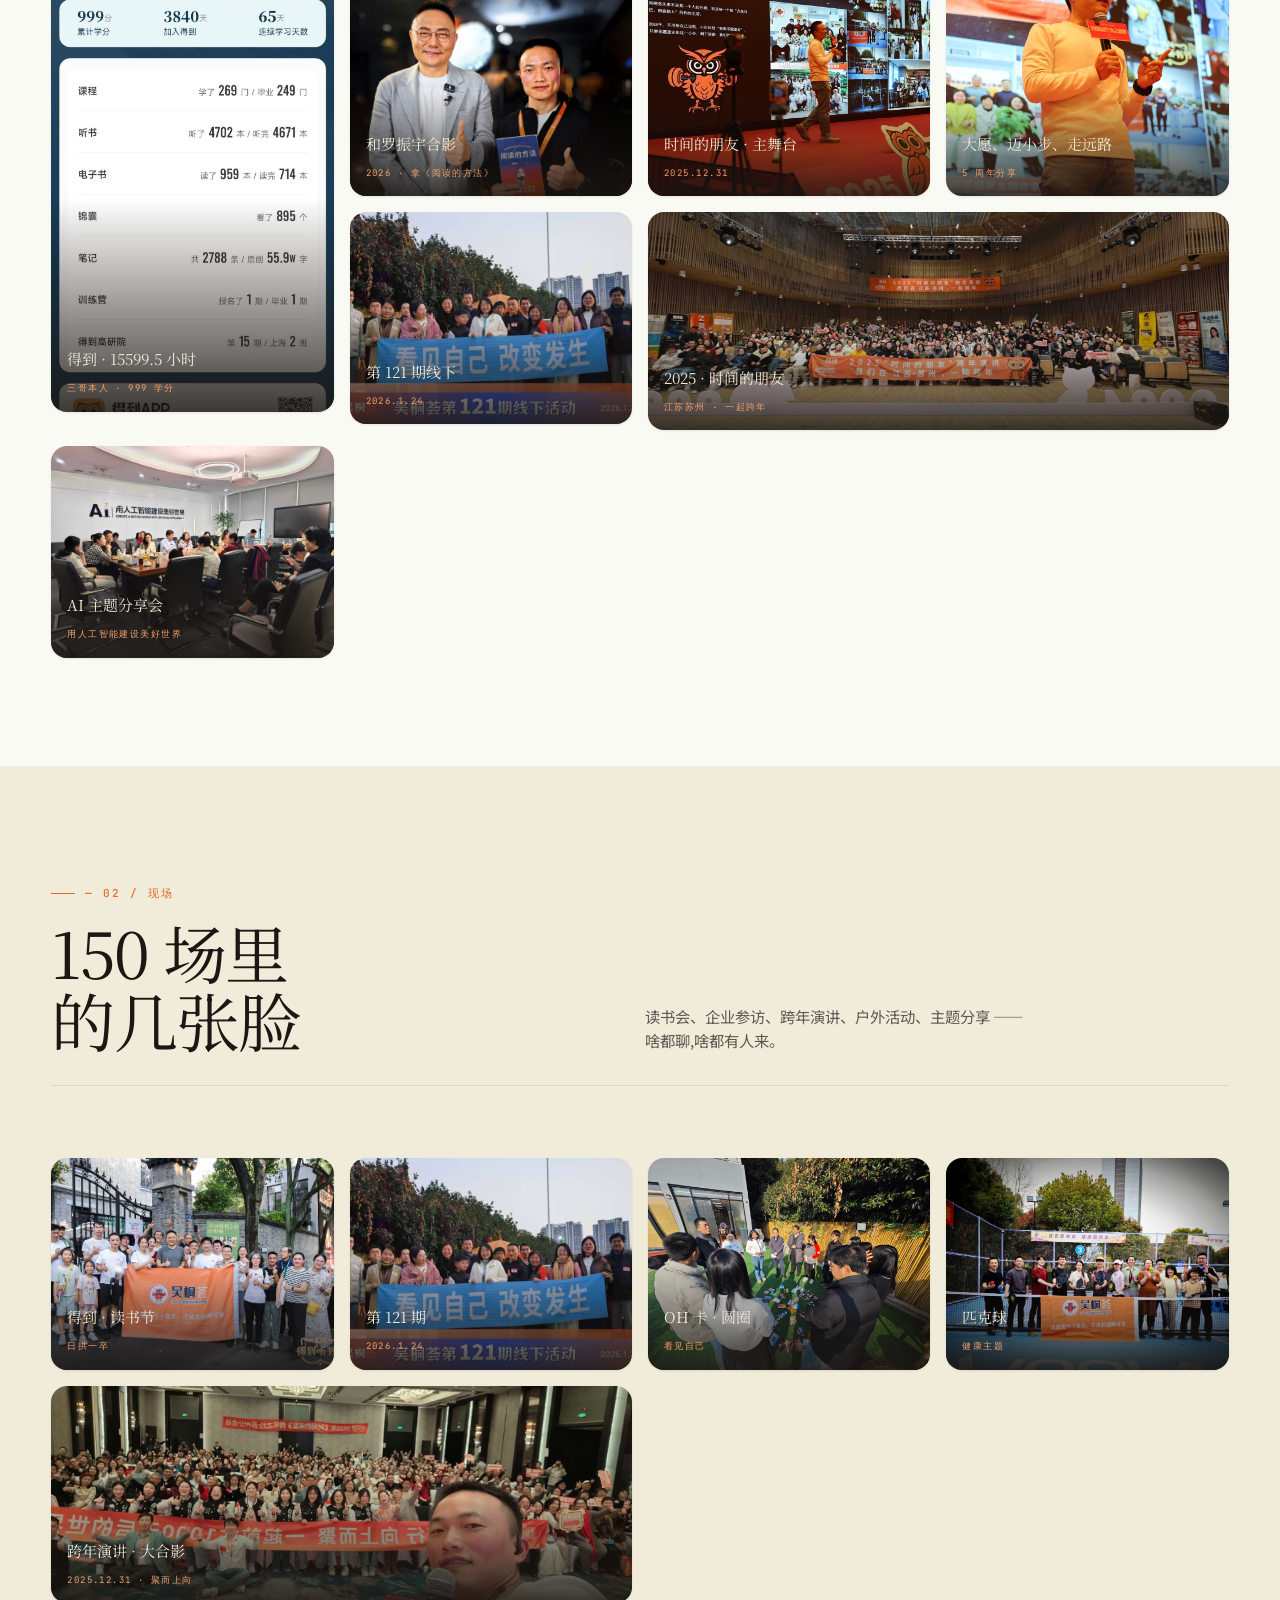
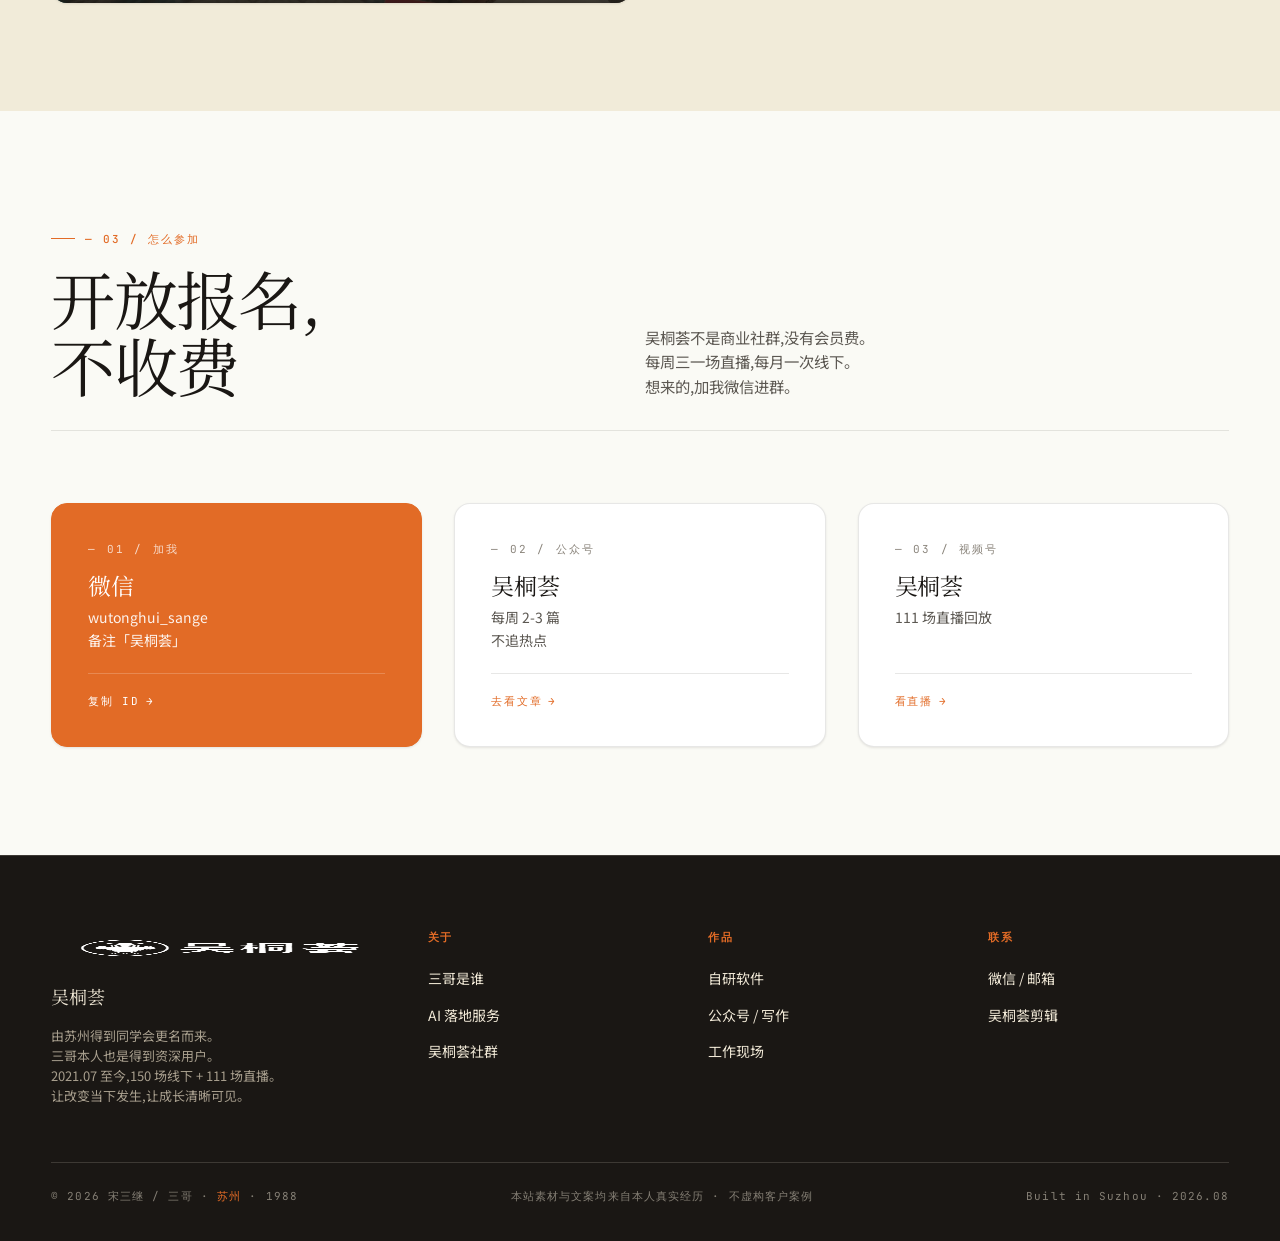
<file: community.html>
<!doctype html>
<html lang="zh-CN">
<head>
<meta charset="utf-8" />
<meta name="viewport" content="width=device-width, initial-scale=1" />
<title>吴桐荟 — 由苏州得到同学会更名而来 · 三哥 / 宋三继</title>
<meta name="description" content="吴桐荟,由苏州得到同学会更名而来。三哥本人也是得到资深用户。2021.07 至今,150 场线下 + 111 场直播。我们自己组织,主办方。" />

<link rel="preconnect" href="https://fonts.googleapis.com" />
<link rel="preconnect" href="https://fonts.gstatic.com" crossorigin />
<link href="https://fonts.googleapis.com/css2?family=Noto+Serif+SC:wght@300;400;500;700&family=Noto+Sans+SC:wght@300;400;500;600&family=Inter:wght@300;400;500;600;700&family=JetBrains+Mono:wght@400;500&display=swap" rel="stylesheet" />
<link rel="stylesheet" href="./assets/css/main.css" />
</head>
<body>

<nav class="topnav" aria-label="主导航">
  <a class="topnav__brand" href="./index.html">
    <img src="./imgs/logo-wutonghui-v2.png" alt="吴桐荟" />
  </a>
  <div class="topnav__links">
    <a href="./index.html">首页</a>
    <a href="./about.html">关于</a>
    <a href="./services.html">AI 落地</a>
    <a href="./community.html">吴桐荟</a>
    <a href="./tools.html">自研</a>
    <a href="./writing.html">写作</a>
    <a class="topnav__cta" href="./contact.html">联系 <span aria-hidden="true">→</span></a>
  </div>
</nav>

<header class="hero">
  <div class="container hero__inner">
    <div class="hero__top" data-reveal>
      <span>三哥 · 第 03 件事 / 社群</span>
      <span class="live">2021.07 — 至今 · 主办</span>
      <span>150 场线下 · 111 场直播</span>
    </div>
    <h1 class="hero__title" data-reveal>
      <em>吴桐荟</em>
    </h1>
    <p class="hero__sub" data-reveal>
      <b>由苏州得到同学会更名而来。</b><br>
      我本人也是<span class="brand">得到资深用户</span>。<br>
      5 年没断更,150 场线下 + 111 场直播。<br>
      读书会、企业参访、AI 分享、私董会,啥都聊。<br><br>
      我们自己组织,<b>主办方</b>。<br>
      SLOGAN:让改变当下发生,让成长清晰可见。
    </p>
    <div class="hero__actions" data-reveal>
      <a class="btn btn--primary" href="#milestones">看 5 周年里程碑 <span class="arrow" aria-hidden="true">→</span></a>
      <a class="btn btn--ghost" href="./contact.html">报名参加 <span class="arrow" aria-hidden="true">→</span></a>
    </div>
    <div class="hero__meta" data-reveal>
      <div><b>5 年</b>持续运营</div>
      <div><b>150 场</b>线下活动</div>
      <div><b>111 场</b>个人直播</div>
      <div class="text-brand"><b>121 期</b>进行中</div>
    </div>
  </div>
</header>

<section class="section--tight section--warm">
  <div class="container">
    <div class="stats-bar" data-reveal>
      <div class="stats-bar__item">
        <div class="stats-bar__n">2021.<em>07</em></div>
        <div class="stats-bar__l">社群发起</div>
      </div>
      <div class="stats-bar__item">
        <div class="stats-bar__n">150<em>场</em></div>
        <div class="stats-bar__l">苏州本地线下</div>
      </div>
      <div class="stats-bar__item">
        <div class="stats-bar__n">111<em>场</em></div>
        <div class="stats-bar__l">个人直播</div>
      </div>
      <div class="stats-bar__item">
        <div class="stats-bar__n">5<em>年</em></div>
        <div class="stats-bar__l">没断更</div>
      </div>
    </div>
  </div>
</section>

<section class="section section--default" id="milestones">
  <div class="container">
    <div class="section__head" data-reveal>
      <div>
        <div class="eyebrow">— 01 / 5 周年里程碑</div>
        <h2 class="section__title h-section">5 周年,<br>几个时刻</h2>
      </div>
      <p class="section__sub">
        2021.07 开始,到 2026 年 7 月,5 年。<br>
        下面是部分活动,窗口里只能展示 10 张图,<br>
        做不了全,这些都是公开场合的真实记录。<br><br>
        <b>由苏州得到同学会更名而来。</b><br>
        我本人也是得到资深用户。
      </p>
    </div>
    <div class="gallery" data-reveal>
      <div class="gallery__item gallery__item--tall">
        <img src="./imgs/community-dedao-learning.jpg" alt="三哥得到学习数据" loading="lazy" onerror="this.style.display='none'" />
        <div class="gallery__caption"><strong>得到 · 15599.5 小时</strong><span>三哥本人 · 999 学分</span></div>
      </div>
      <div class="gallery__item">
        <img src="./imgs/milestone-1-luoyuzhen.jpg" alt="三哥和罗振宇合影" loading="lazy" onerror="this.style.display='none'" />
        <div class="gallery__caption"><strong>和罗振宇合影</strong><span>2026 · 拿《阅读的方法》</span></div>
      </div>
      <div class="gallery__item">
        <img src="./imgs/milestone-2-newyear-stage.jpg" alt="跨年演讲主舞台" loading="lazy" onerror="this.style.display='none'" />
        <div class="gallery__caption"><strong>时间的朋友 · 主舞台</strong><span>2025.12.31</span></div>
      </div>
      <div class="gallery__item">
        <img src="./imgs/milestone-3-newyear-closeup.jpg" alt="跨年演讲特写" loading="lazy" onerror="this.style.display='none'" />
        <div class="gallery__caption"><strong>大愿、迈小步、走远路</strong><span>5 周年分享</span></div>
      </div>
      <div class="gallery__item">
        <img src="./imgs/community-121.jpg" alt="第 121 期" loading="lazy" onerror="this.style.display='none'" />
        <div class="gallery__caption"><strong>第 121 期线下</strong><span>2026.1.24</span></div>
      </div>
      <div class="gallery__item gallery__item--wide">
        <img src="./imgs/community-2025-shijian.jpg" alt="2025 时间的朋友跨年全景" loading="lazy" onerror="this.style.display='none'" />
        <div class="gallery__caption"><strong>2025 · 时间的朋友</strong><span>江苏苏州 · 一起跨年</span></div>
      </div>
      <div class="gallery__item">
        <img src="./imgs/community-ai-share.jpg" alt="AI 主题分享会" loading="lazy" onerror="this.style.display='none'" />
        <div class="gallery__caption"><strong>AI 主题分享会</strong><span>用人工智能建设美好世界</span></div>
      </div>
    </div>
  </div>
</section>

<section class="section section--warm" id="gallery">
  <div class="container">
    <div class="section__head" data-reveal>
      <div>
        <div class="eyebrow">— 02 / 现场</div>
        <h2 class="section__title h-section">150 场里<br>的几张脸</h2>
      </div>
      <p class="section__sub">
        读书会、企业参访、跨年演讲、户外活动、主题分享 ——<br>
        啥都聊,啥都有人来。
      </p>
    </div>
    <div class="gallery" data-reveal>
      <div class="gallery__item">
        <img src="./imgs/community-bookfest.jpg" alt="得到读书节" loading="lazy" onerror="this.style.display='none'" />
        <div class="gallery__caption"><strong>得到 · 读书节</strong><span>日拱一卒</span></div>
      </div>
      <div class="gallery__item">
        <img src="./imgs/community-121.jpg" alt="第 121 期" loading="lazy" onerror="this.style.display='none'" />
        <div class="gallery__caption"><strong>第 121 期</strong><span>2026.1.24</span></div>
      </div>
      <div class="gallery__item">
        <img src="./imgs/community-circle.jpg" alt="圆圈活动" loading="lazy" onerror="this.style.display='none'" />
        <div class="gallery__caption"><strong>OH 卡 · 圆圈</strong><span>看见自己</span></div>
      </div>
      <div class="gallery__item">
        <img src="./imgs/community-pickleball.jpg" alt="匹克球" loading="lazy" onerror="this.style.display='none'" />
        <div class="gallery__caption"><strong>匹克球</strong><span>健康主题</span></div>
      </div>
      <div class="gallery__item gallery__item--wide">
        <img src="./imgs/milestone-4-newyear-audience.jpg" alt="跨年演讲大合影" loading="lazy" onerror="this.style.display='none'" />
        <div class="gallery__caption"><strong>跨年演讲 · 大合影</strong><span>2025.12.31 · 聚而上向</span></div>
      </div>
    </div>
  </div>
</section>

<section class="section section--default">
  <div class="container">
    <div class="section__head" data-reveal>
      <div>
        <div class="eyebrow">— 03 / 怎么参加</div>
        <h2 class="section__title h-section">开放报名,<br>不收费</h2>
      </div>
      <p class="section__sub">
        吴桐荟不是商业社群,没有会员费。<br>
        每周三一场直播,每月一次线下。<br>
        想来的,加我微信进群。
      </p>
    </div>
    <div class="grid-3" data-reveal>
      <a class="card card--brand" href="#" data-copy="wutonghui_sange" data-copy-name="微信">
        <div class="card__no">— 01 / 加我</div>
        <div class="card__name">微信</div>
        <p class="card__desc">wutonghui_sange<br>备注「吴桐荟」</p>
        <div class="card__link">复制 ID</div>
      </a>
      <a class="card" href="./writing.html">
        <div class="card__no">— 02 / 公众号</div>
        <div class="card__name">吴桐荟</div>
        <p class="card__desc">每周 2-3 篇<br>不追热点</p>
        <div class="card__link">去看文章</div>
      </a>
      <a class="card" href="#gallery">
        <div class="card__no">— 03 / 视频号</div>
        <div class="card__name">吴桐荟</div>
        <p class="card__desc">111 场直播回放</p>
        <div class="card__link">看直播</div>
      </a>
    </div>
  </div>
</section>

<footer class="footer">
  <div class="container">
    <div class="footer__grid">
      <div class="footer__brand">
        <img src="./imgs/logo-wutonghui-v2.png" alt="吴桐荟" />
        <h4>吴桐荟</h4>
        <p>由苏州得到同学会更名而来。<br>三哥本人也是得到资深用户。<br>2021.07 至今,150 场线下 + 111 场直播。<br>让改变当下发生,让成长清晰可见。</p>
      </div>
      <div class="footer__col">
        <h5>关于</h5>
        <ul>
          <li><a href="./about.html">三哥是谁</a></li>
          <li><a href="./services.html">AI 落地服务</a></li>
          <li><a href="./community.html">吴桐荟社群</a></li>
        </ul>
      </div>
      <div class="footer__col">
        <h5>作品</h5>
        <ul>
          <li><a href="./tools.html">自研软件</a></li>
          <li><a href="./writing.html">公众号 / 写作</a></li>
          <li><a href="./index.html#field">工作现场</a></li>
        </ul>
      </div>
      <div class="footer__col">
        <h5>联系</h5>
        <ul>
          <li><a href="./contact.html">微信 / 邮箱</a></li>
          <li><a href="https://ssj198807-maker.github.io/self-media-platform/" target="_blank" rel="noopener">吴桐荟剪辑</a></li>
        </ul>
      </div>
    </div>
    <div class="footer__bottom">
      <span>© 2026 宋三继 / 三哥 · <b>苏州</b> · 1988</span>
      <span>本站素材与文案均来自本人真实经历 · 不虚构客户案例</span>
      <span>Built in Suzhou · 2026.08</span>
    </div>
  </div>
</footer>

<div class="site-toast" id="site-toast" role="status" aria-live="polite">
  <span>✓</span>
  <span id="toast-msg"></span>
</div>

<script src="./assets/js/main.js"></script>
</body>
</html>
</file>
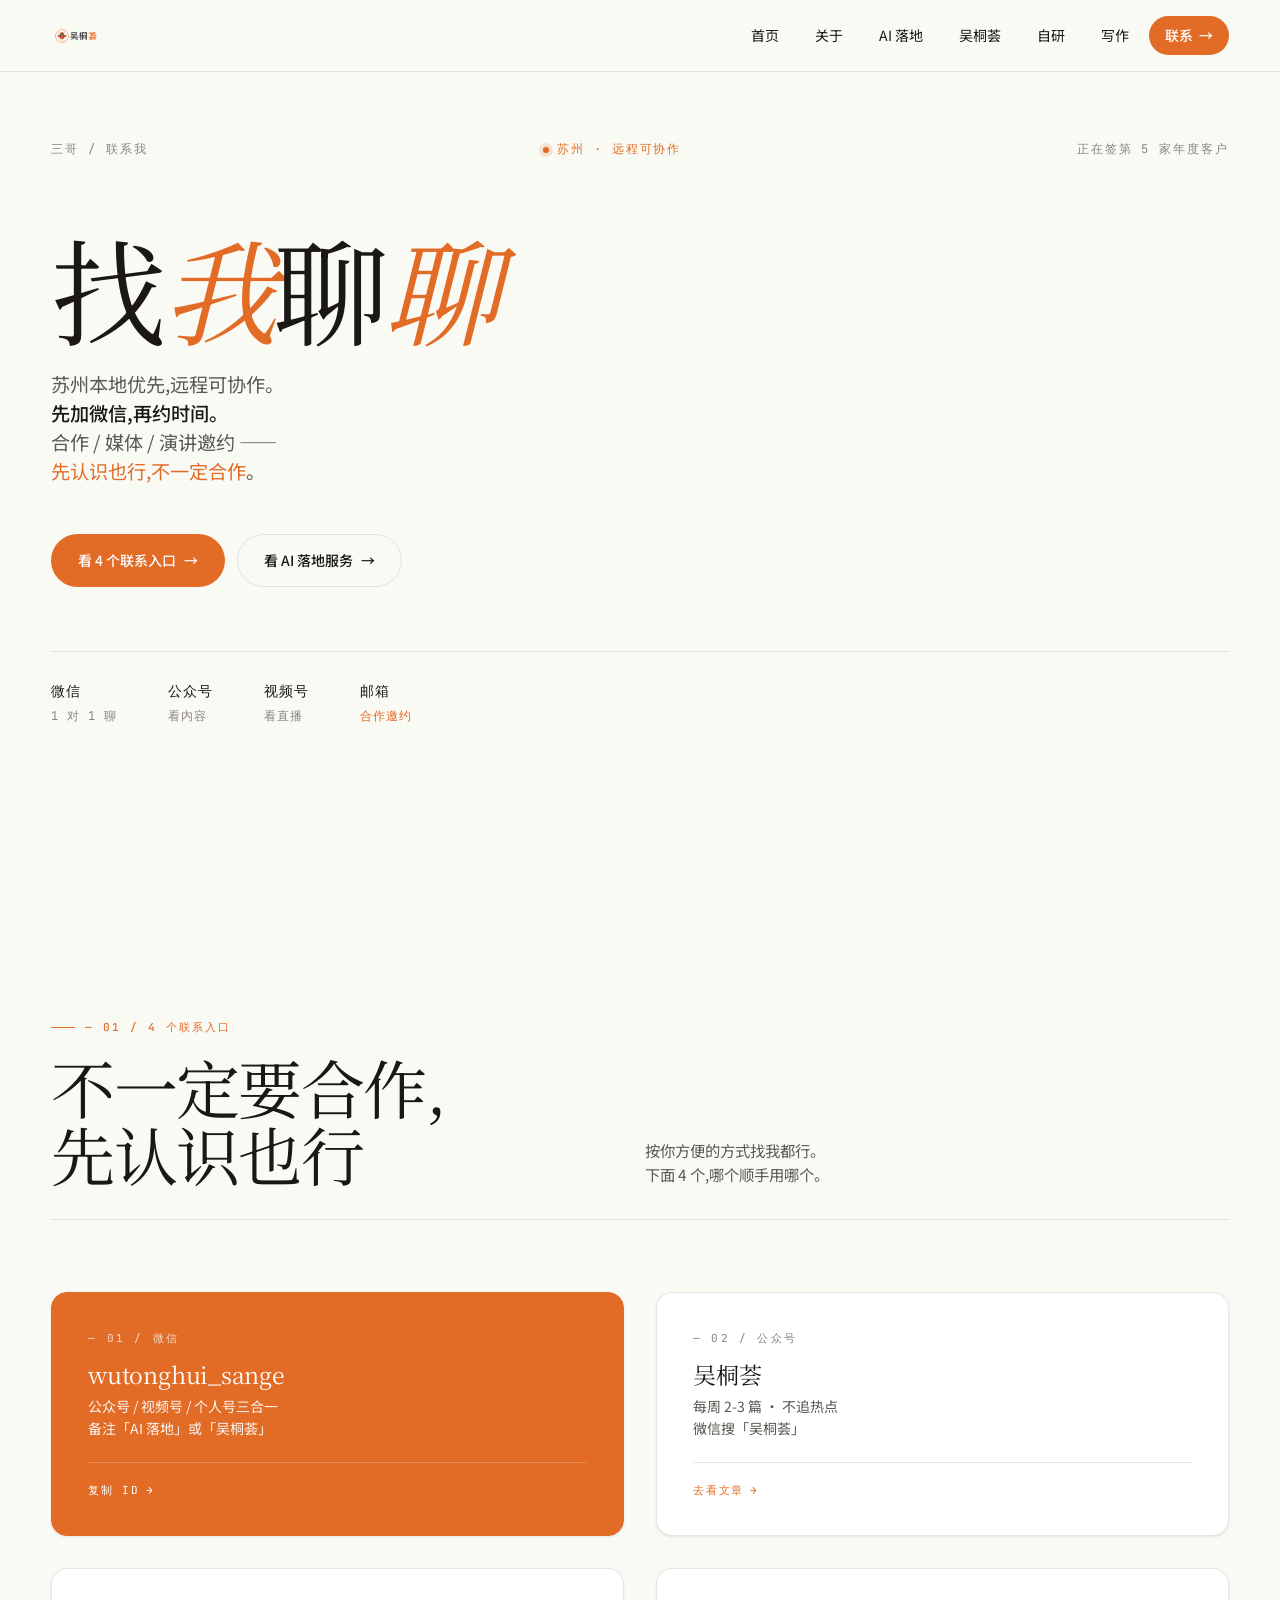
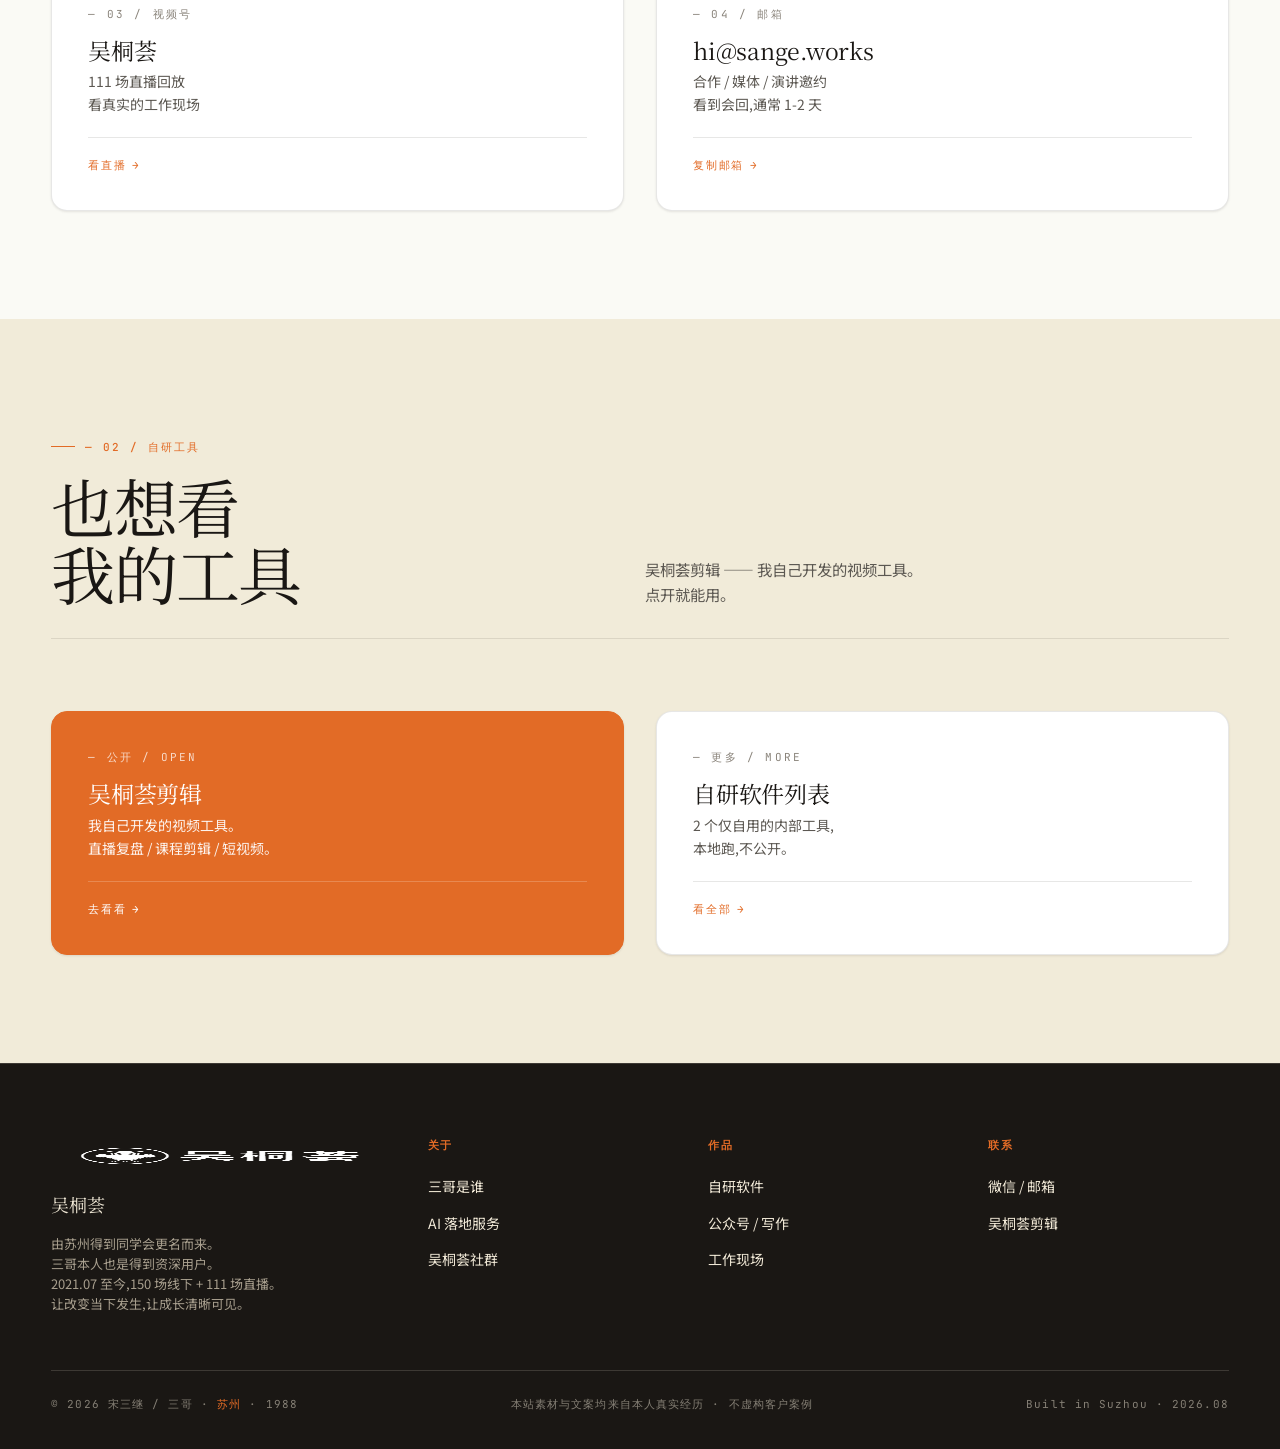
<file: contact.html>
<!doctype html>
<html lang="zh-CN">
<head>
<meta charset="utf-8" />
<meta name="viewport" content="width=device-width, initial-scale=1" />
<title>联系三哥 — 宋三继 / 苏州</title>
<meta name="description" content="三哥的联系方式:微信 wutonghui_sange / 公众号【吴桐荟】/ 视频号 / 邮箱。苏州本地优先,远程可协作。先加微信,再约时间。" />

<link rel="preconnect" href="https://fonts.googleapis.com" />
<link rel="preconnect" href="https://fonts.gstatic.com" crossorigin />
<link href="https://fonts.googleapis.com/css2?family=Noto+Serif+SC:wght@300;400;500;700&family=Noto+Sans+SC:wght@300;400;500;600&family=Inter:wght@300;400;500;600;700&family=JetBrains+Mono:wght@400;500&display=swap" rel="stylesheet" />
<link rel="stylesheet" href="./assets/css/main.css" />
</head>
<body>

<nav class="topnav" aria-label="主导航">
  <a class="topnav__brand" href="./index.html">
    <img src="./imgs/logo-wutonghui-v2.png" alt="吴桐荟" />
  </a>
  <div class="topnav__links">
    <a href="./index.html">首页</a>
    <a href="./about.html">关于</a>
    <a href="./services.html">AI 落地</a>
    <a href="./community.html">吴桐荟</a>
    <a href="./tools.html">自研</a>
    <a href="./writing.html">写作</a>
    <a class="topnav__cta" href="./contact.html">联系 <span aria-hidden="true">→</span></a>
  </div>
</nav>

<header class="hero">
  <div class="container hero__inner">
    <div class="hero__top" data-reveal>
      <span>三哥 / 联系我</span>
      <span class="live">苏州 · 远程可协作</span>
      <span>正在签第 5 家年度客户</span>
    </div>
    <h1 class="hero__title" data-reveal>
      找<em>我</em>聊<em>聊</em>
    </h1>
    <p class="hero__sub" data-reveal>
      苏州本地优先,远程可协作。<br>
      <b>先加微信,再约时间。</b><br>
      合作 / 媒体 / 演讲邀约 ——<br>
      <span class="brand">先认识也行,不一定合作</span>。
    </p>
    <div class="hero__actions" data-reveal>
      <a class="btn btn--primary" href="#channels">看 4 个联系入口 <span class="arrow" aria-hidden="true">→</span></a>
      <a class="btn btn--ghost" href="./services.html">看 AI 落地服务 <span class="arrow" aria-hidden="true">→</span></a>
    </div>
    <div class="hero__meta" data-reveal>
      <div><b>微信</b>1 对 1 聊</div>
      <div><b>公众号</b>看内容</div>
      <div><b>视频号</b>看直播</div>
      <div class="text-brand"><b>邮箱</b>合作邀约</div>
    </div>
  </div>
</header>

<section class="section section--default" id="channels">
  <div class="container">
    <div class="section__head" data-reveal>
      <div>
        <div class="eyebrow">— 01 / 4 个联系入口</div>
        <h2 class="section__title h-section">不一定要合作,<br>先认识也行</h2>
      </div>
      <p class="section__sub">
        按你方便的方式找我都行。<br>
        下面 4 个,哪个顺手用哪个。
      </p>
    </div>
    <div class="grid-2" data-reveal>
      <a class="card card--brand" href="#" data-copy="wutonghui_sange" data-copy-name="微信">
        <div class="card__no">— 01 / 微信</div>
        <div class="card__name">wutonghui_sange</div>
        <p class="card__desc">公众号 / 视频号 / 个人号三合一<br>备注「AI 落地」或「吴桐荟」</p>
        <div class="card__link">复制 ID</div>
      </a>
      <a class="card" href="./writing.html">
        <div class="card__no">— 02 / 公众号</div>
        <div class="card__name">吴桐荟</div>
        <p class="card__desc">每周 2-3 篇 · 不追热点<br>微信搜「吴桐荟」</p>
        <div class="card__link">去看文章</div>
      </a>
      <a class="card" href="./index.html#field">
        <div class="card__no">— 03 / 视频号</div>
        <div class="card__name">吴桐荟</div>
        <p class="card__desc">111 场直播回放<br>看真实的工作现场</p>
        <div class="card__link">看直播</div>
      </a>
      <a class="card" href="mailto:hi@sange.works" data-copy="hi@sange.works" data-copy-name="邮箱">
        <div class="card__no">— 04 / 邮箱</div>
        <div class="card__name">hi@sange.works</div>
        <p class="card__desc">合作 / 媒体 / 演讲邀约<br>看到会回,通常 1-2 天</p>
        <div class="card__link">复制邮箱</div>
      </a>
    </div>
  </div>
</section>

<section class="section section--warm">
  <div class="container">
    <div class="section__head" data-reveal>
      <div>
        <div class="eyebrow">— 02 / 自研工具</div>
        <h2 class="section__title h-section">也想看<br>我的工具</h2>
      </div>
      <p class="section__sub">
        吴桐荟剪辑 —— 我自己开发的视频工具。<br>
        点开就能用。
      </p>
    </div>
    <div class="grid-2" data-reveal>
      <a class="card card--brand" href="https://ssj198807-maker.github.io/self-media-platform/" target="_blank" rel="noopener">
        <div class="card__no">— 公开 / OPEN</div>
        <div class="card__name">吴桐荟剪辑</div>
        <p class="card__desc">我自己开发的视频工具。<br>直播复盘 / 课程剪辑 / 短视频。</p>
        <div class="card__link">去看看</div>
      </a>
      <a class="card" href="./tools.html">
        <div class="card__no">— 更多 / MORE</div>
        <div class="card__name">自研软件列表</div>
        <p class="card__desc">2 个仅自用的内部工具,<br>本地跑,不公开。</p>
        <div class="card__link">看全部</div>
      </a>
    </div>
  </div>
</section>

<footer class="footer">
  <div class="container">
    <div class="footer__grid">
      <div class="footer__brand">
        <img src="./imgs/logo-wutonghui-v2.png" alt="吴桐荟" />
        <h4>吴桐荟</h4>
        <p>由苏州得到同学会更名而来。<br>三哥本人也是得到资深用户。<br>2021.07 至今,150 场线下 + 111 场直播。<br>让改变当下发生,让成长清晰可见。</p>
      </div>
      <div class="footer__col">
        <h5>关于</h5>
        <ul>
          <li><a href="./about.html">三哥是谁</a></li>
          <li><a href="./services.html">AI 落地服务</a></li>
          <li><a href="./community.html">吴桐荟社群</a></li>
        </ul>
      </div>
      <div class="footer__col">
        <h5>作品</h5>
        <ul>
          <li><a href="./tools.html">自研软件</a></li>
          <li><a href="./writing.html">公众号 / 写作</a></li>
          <li><a href="./index.html#field">工作现场</a></li>
        </ul>
      </div>
      <div class="footer__col">
        <h5>联系</h5>
        <ul>
          <li><a href="./contact.html">微信 / 邮箱</a></li>
          <li><a href="https://ssj198807-maker.github.io/self-media-platform/" target="_blank" rel="noopener">吴桐荟剪辑</a></li>
        </ul>
      </div>
    </div>
    <div class="footer__bottom">
      <span>© 2026 宋三继 / 三哥 · <b>苏州</b> · 1988</span>
      <span>本站素材与文案均来自本人真实经历 · 不虚构客户案例</span>
      <span>Built in Suzhou · 2026.08</span>
    </div>
  </div>
</footer>

<div class="site-toast" id="site-toast" role="status" aria-live="polite">
  <span>✓</span>
  <span id="toast-msg"></span>
</div>

<script src="./assets/js/main.js"></script>
</body>
</html>
</file>
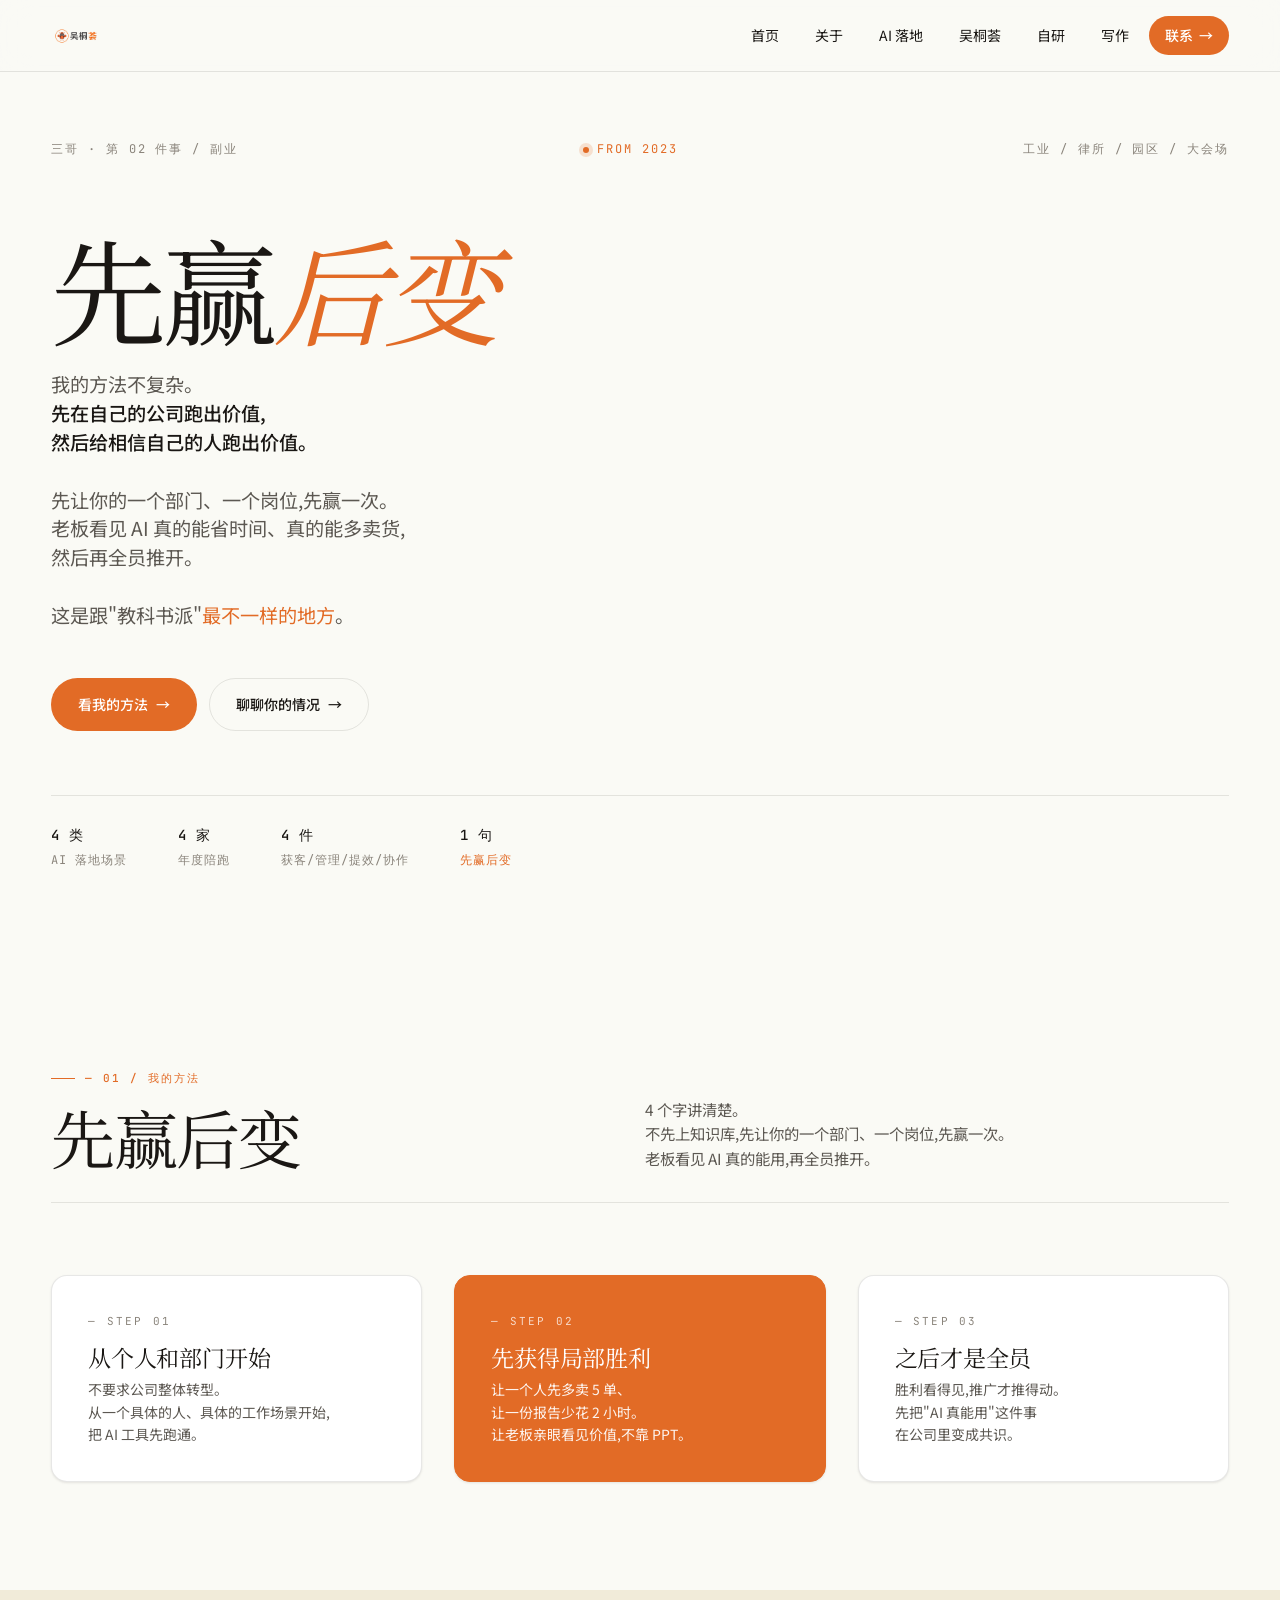
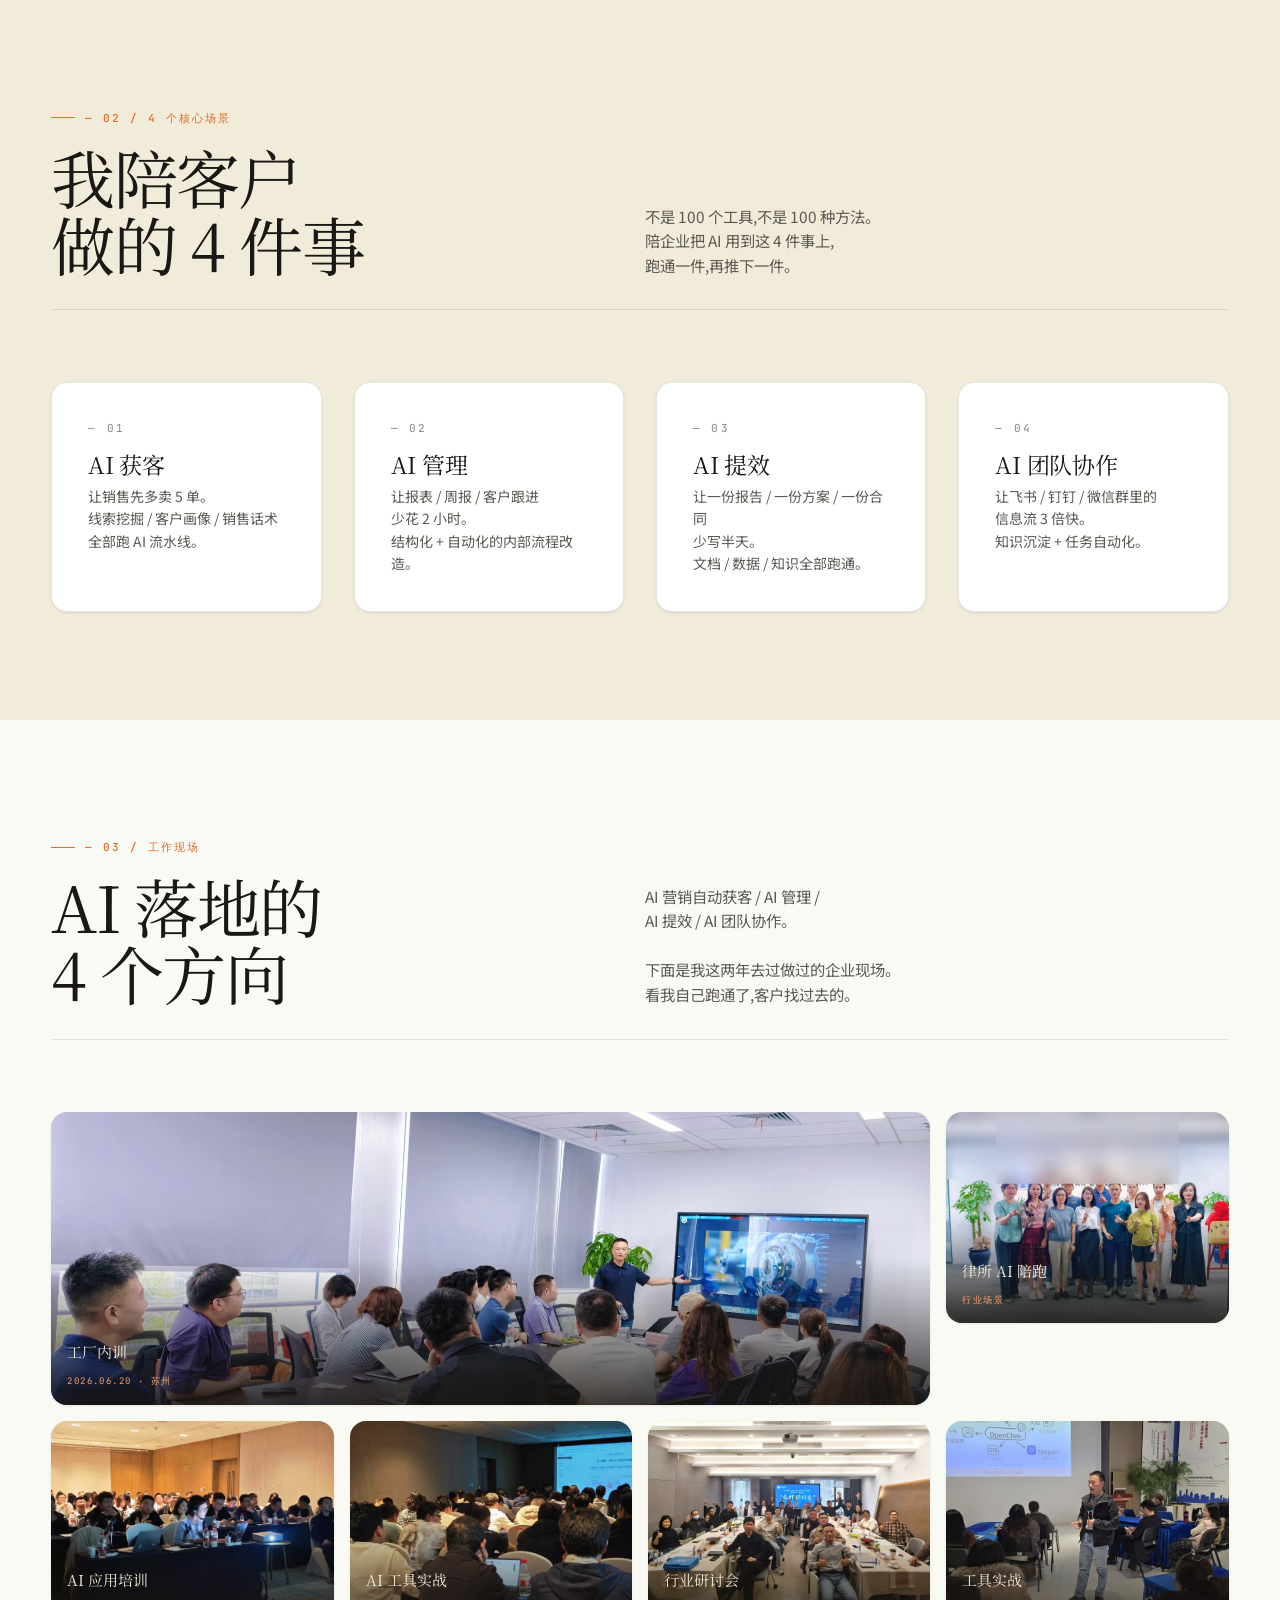
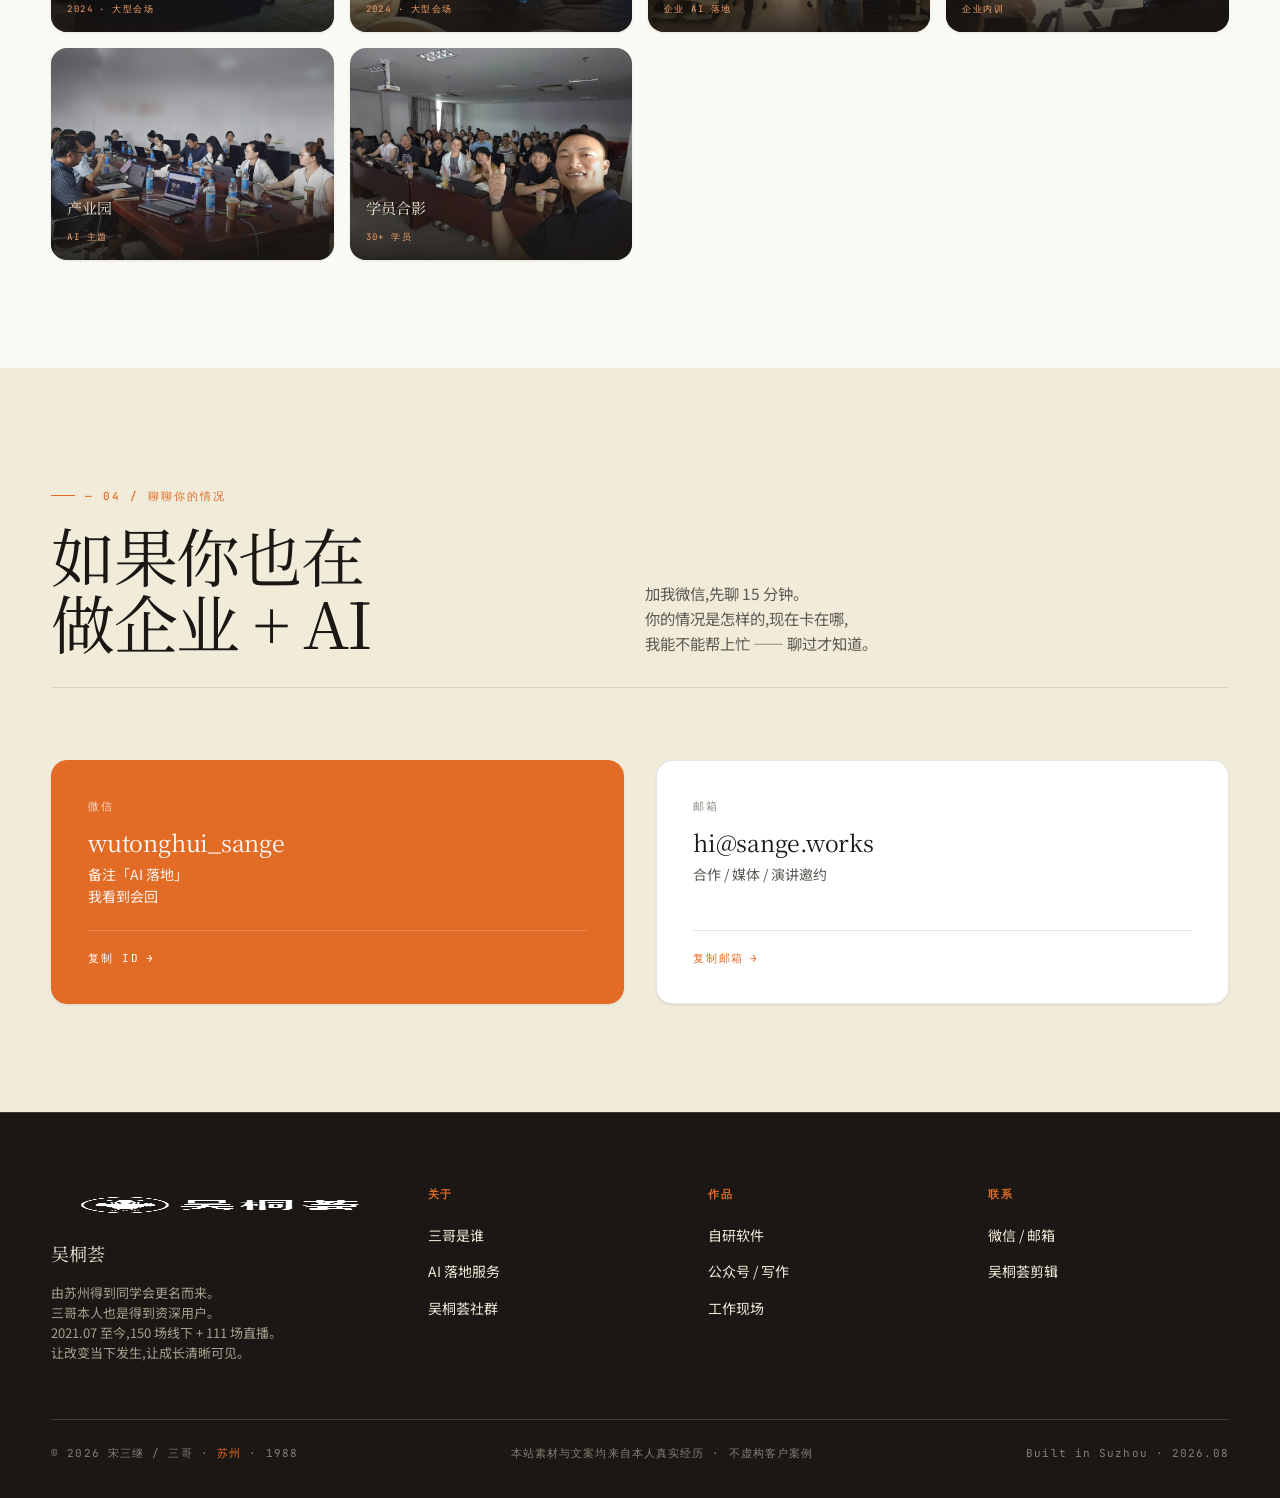
<file: services.html>
<!doctype html>
<html lang="zh-CN">
<head>
<meta charset="utf-8" />
<meta name="viewport" content="width=device-width, initial-scale=1" />
<title>AI 应用落地 — 三哥 / 宋三继</title>
<meta name="description" content="三哥的企业 AI 落地陪跑服务。先赢后变 — 先让你的一个部门、一个岗位先赢一次。" />

<link rel="preconnect" href="https://fonts.googleapis.com" />
<link rel="preconnect" href="https://fonts.gstatic.com" crossorigin />
<link href="https://fonts.googleapis.com/css2?family=Noto+Serif+SC:wght@300;400;500;700&family=Noto+Sans+SC:wght@300;400;500;600&family=Inter:wght@300;400;500;600;700&family=JetBrains+Mono:wght@400;500&display=swap" rel="stylesheet" />
<link rel="stylesheet" href="./assets/css/main.css" />
</head>
<body>

<nav class="topnav" aria-label="主导航">
  <a class="topnav__brand" href="./index.html">
    <img src="./imgs/logo-wutonghui-v2.png" alt="吴桐荟" />
  </a>
  <div class="topnav__links">
    <a href="./index.html">首页</a>
    <a href="./about.html">关于</a>
    <a href="./services.html">AI 落地</a>
    <a href="./community.html">吴桐荟</a>
    <a href="./tools.html">自研</a>
    <a href="./writing.html">写作</a>
    <a class="topnav__cta" href="./contact.html">联系 <span aria-hidden="true">→</span></a>
  </div>
</nav>

<header class="hero">
  <div class="container hero__inner">
    <div class="hero__top" data-reveal>
      <span>三哥 · 第 02 件事 / 副业</span>
      <span class="live">FROM 2023</span>
      <span>工业 / 律所 / 园区 / 大会场</span>
    </div>
    <h1 class="hero__title" data-reveal>
      先赢<em>后变</em>
    </h1>
    <p class="hero__sub" data-reveal>
      我的方法不复杂。<br>
      <b>先在自己的公司跑出价值,<br>
      然后给相信自己的人跑出价值。</b><br><br>
      先让你的一个部门、一个岗位,先赢一次。<br>
      老板看见 AI 真的能省时间、真的能多卖货,<br>
      然后再全员推开。<br><br>
      这是跟"教科书派"<span class="brand">最不一样的地方</span>。
    </p>
    <div class="hero__actions" data-reveal>
      <a class="btn btn--primary" href="#method">看我的方法 <span class="arrow" aria-hidden="true">→</span></a>
      <a class="btn btn--ghost" href="./contact.html">聊聊你的情况 <span class="arrow" aria-hidden="true">→</span></a>
    </div>
    <div class="hero__meta" data-reveal>
      <div><b>4 类</b>AI 落地场景</div>
      <div><b>4 家</b>年度陪跑</div>
      <div><b>4 件</b>获客/管理/提效/协作</div>
      <div class="text-brand"><b>1 句</b>先赢后变</div>
    </div>
  </div>
</header>

<section class="section section--default" id="method">
  <div class="container">
    <div class="section__head" data-reveal>
      <div>
        <div class="eyebrow">— 01 / 我的方法</div>
        <h2 class="section__title h-section">先赢后变</h2>
      </div>
      <p class="section__sub">
        4 个字讲清楚。<br>
        不先上知识库,先让你的一个部门、一个岗位,先赢一次。<br>
        老板看见 AI 真的能用,再全员推开。
      </p>
    </div>

    <div class="grid-3" data-reveal>
      <div class="card">
        <div class="card__no">— STEP 01</div>
        <div class="card__name">从个人和部门开始</div>
        <p class="card__desc">不要求公司整体转型。<br>从一个具体的人、具体的工作场景开始,<br>把 AI 工具先跑通。</p>
      </div>
      <div class="card card--brand">
        <div class="card__no">— STEP 02</div>
        <div class="card__name">先获得局部胜利</div>
        <p class="card__desc">让一个人先多卖 5 单、<br>让一份报告少花 2 小时。<br>让老板亲眼看见价值,不靠 PPT。</p>
      </div>
      <div class="card">
        <div class="card__no">— STEP 03</div>
        <div class="card__name">之后才是全员</div>
        <p class="card__desc">胜利看得见,推广才推得动。<br>先把"AI 真能用"这件事<br>在公司里变成共识。</p>
      </div>
    </div>
  </div>
</section>

<section class="section section--warm" id="scenes">
  <div class="container">
    <div class="section__head" data-reveal>
      <div>
        <div class="eyebrow">— 02 / 4 个核心场景</div>
        <h2 class="section__title h-section">我陪客户<br>做的 4 件事</h2>
      </div>
      <p class="section__sub">
        不是 100 个工具,不是 100 种方法。<br>
        陪企业把 AI 用到这 4 件事上,<br>
        跑通一件,再推下一件。
      </p>
    </div>

    <div class="grid-4" data-reveal>
      <div class="card">
        <div class="card__no">— 01</div>
        <div class="card__name">AI 获客</div>
        <p class="card__desc">让销售先多卖 5 单。<br>线索挖掘 / 客户画像 / 销售话术<br>全部跑 AI 流水线。</p>
      </div>
      <div class="card">
        <div class="card__no">— 02</div>
        <div class="card__name">AI 管理</div>
        <p class="card__desc">让报表 / 周报 / 客户跟进<br>少花 2 小时。<br>结构化 + 自动化的内部流程改造。</p>
      </div>
      <div class="card">
        <div class="card__no">— 03</div>
        <div class="card__name">AI 提效</div>
        <p class="card__desc">让一份报告 / 一份方案 / 一份合同<br>少写半天。<br>文档 / 数据 / 知识全部跑通。</p>
      </div>
      <div class="card">
        <div class="card__no">— 04</div>
        <div class="card__name">AI 团队协作</div>
        <p class="card__desc">让飞书 / 钉钉 / 微信群里的<br>信息流 3 倍快。<br>知识沉淀 + 任务自动化。</p>
      </div>
    </div>
  </div>
</section>

<section class="section section--default" id="field">
  <div class="container">
    <div class="section__head" data-reveal>
      <div>
        <div class="eyebrow">— 03 / 工作现场</div>
        <h2 class="section__title h-section">AI 落地的<br>4 个方向</h2>
      </div>
      <p class="section__sub">
        AI 营销自动获客 / AI 管理 /<br>
        AI 提效 / AI 团队协作。<br><br>
        下面是我这两年去过做过的企业现场。<br>
        看我自己跑通了,客户找过去的。
      </p>
    </div>
    <div class="gallery" data-reveal>
      <div class="gallery__item gallery__item--3col">
        <img src="./imgs/training-1-vivo.jpg" alt="工厂内训" loading="lazy" onerror="this.style.display='none'" />
        <div class="gallery__caption"><strong>工厂内训</strong><span>2026.06.20 · 苏州</span></div>
      </div>
      <div class="gallery__item">
        <img src="./imgs/training-5-lawfirm.jpg" alt="律所行业" loading="lazy" onerror="this.style.display='none'" />
        <div class="gallery__caption"><strong>律所 AI 陪跑</strong><span>行业场景</span></div>
      </div>
      <div class="gallery__item">
        <img src="./imgs/training-2-bigroom.jpg" alt="AI 应用培训" loading="lazy" onerror="this.style.display='none'" />
        <div class="gallery__caption"><strong>AI 应用培训</strong><span>2024 · 大型会场</span></div>
      </div>
      <div class="gallery__item">
        <img src="./imgs/training-3-notion.jpg" alt="AI 工具实战" loading="lazy" onerror="this.style.display='none'" />
        <div class="gallery__caption"><strong>AI 工具实战</strong><span>2024 · 大型会场</span></div>
      </div>
      <div class="gallery__item">
        <img src="./imgs/training-6-longxia.jpg" alt="行业研讨会" loading="lazy" onerror="this.style.display='none'" />
        <div class="gallery__caption"><strong>行业研讨会</strong><span>企业 AI 落地</span></div>
      </div>
      <div class="gallery__item">
        <img src="./imgs/training-7-openclaw.jpg" alt="工具实战" loading="lazy" onerror="this.style.display='none'" />
        <div class="gallery__caption"><strong>工具实战</strong><span>企业内训</span></div>
      </div>
      <div class="gallery__item">
        <img src="./imgs/training-8-fangzheng.jpg" alt="产业园活动" loading="lazy" onerror="this.style.display='none'" />
        <div class="gallery__caption"><strong>产业园</strong><span>AI 主题</span></div>
      </div>
      <div class="gallery__item">
        <img src="./imgs/training-4-selfie.jpg" alt="学员合影" loading="lazy" onerror="this.style.display='none'" />
        <div class="gallery__caption"><strong>学员合影</strong><span>30+ 学员</span></div>
      </div>
    </div>
  </div>
</section>

<section class="section section--warm" id="contact-cta">
  <div class="container">
    <div class="section__head" data-reveal>
      <div>
        <div class="eyebrow">— 04 / 聊聊你的情况</div>
        <h2 class="section__title h-section">如果你也在<br>做企业 + AI</h2>
      </div>
      <p class="section__sub">
        加我微信,先聊 15 分钟。<br>
        你的情况是怎样的,现在卡在哪,<br>
        我能不能帮上忙 —— 聊过才知道。
      </p>
    </div>
    <div class="grid-2" data-reveal>
      <a class="card card--brand" href="#" data-copy="wutonghui_sange" data-copy-name="微信">
        <div class="card__no">微信</div>
        <div class="card__name">wutonghui_sange</div>
        <p class="card__desc">备注「AI 落地」<br>我看到会回</p>
        <div class="card__link">复制 ID</div>
      </a>
      <a class="card" href="mailto:hi@sange.works" data-copy="hi@sange.works" data-copy-name="邮箱">
        <div class="card__no">邮箱</div>
        <div class="card__name">hi@sange.works</div>
        <p class="card__desc">合作 / 媒体 / 演讲邀约</p>
        <div class="card__link">复制邮箱</div>
      </a>
    </div>
  </div>
</section>

<footer class="footer">
  <div class="container">
    <div class="footer__grid">
      <div class="footer__brand">
        <img src="./imgs/logo-wutonghui-v2.png" alt="吴桐荟" />
        <h4>吴桐荟</h4>
        <p>由苏州得到同学会更名而来。<br>三哥本人也是得到资深用户。<br>2021.07 至今,150 场线下 + 111 场直播。<br>让改变当下发生,让成长清晰可见。</p>
      </div>
      <div class="footer__col">
        <h5>关于</h5>
        <ul>
          <li><a href="./about.html">三哥是谁</a></li>
          <li><a href="./services.html">AI 落地服务</a></li>
          <li><a href="./community.html">吴桐荟社群</a></li>
        </ul>
      </div>
      <div class="footer__col">
        <h5>作品</h5>
        <ul>
          <li><a href="./tools.html">自研软件</a></li>
          <li><a href="./writing.html">公众号 / 写作</a></li>
          <li><a href="./index.html#field">工作现场</a></li>
        </ul>
      </div>
      <div class="footer__col">
        <h5>联系</h5>
        <ul>
          <li><a href="./contact.html">微信 / 邮箱</a></li>
          <li><a href="https://ssj198807-maker.github.io/self-media-platform/" target="_blank" rel="noopener">吴桐荟剪辑</a></li>
        </ul>
      </div>
    </div>
    <div class="footer__bottom">
      <span>© 2026 宋三继 / 三哥 · <b>苏州</b> · 1988</span>
      <span>本站素材与文案均来自本人真实经历 · 不虚构客户案例</span>
      <span>Built in Suzhou · 2026.08</span>
    </div>
  </div>
</footer>

<div class="site-toast" id="site-toast" role="status" aria-live="polite">
  <span>✓</span>
  <span id="toast-msg"></span>
</div>

<script src="./assets/js/main.js"></script>
</body>
</html>
</file>
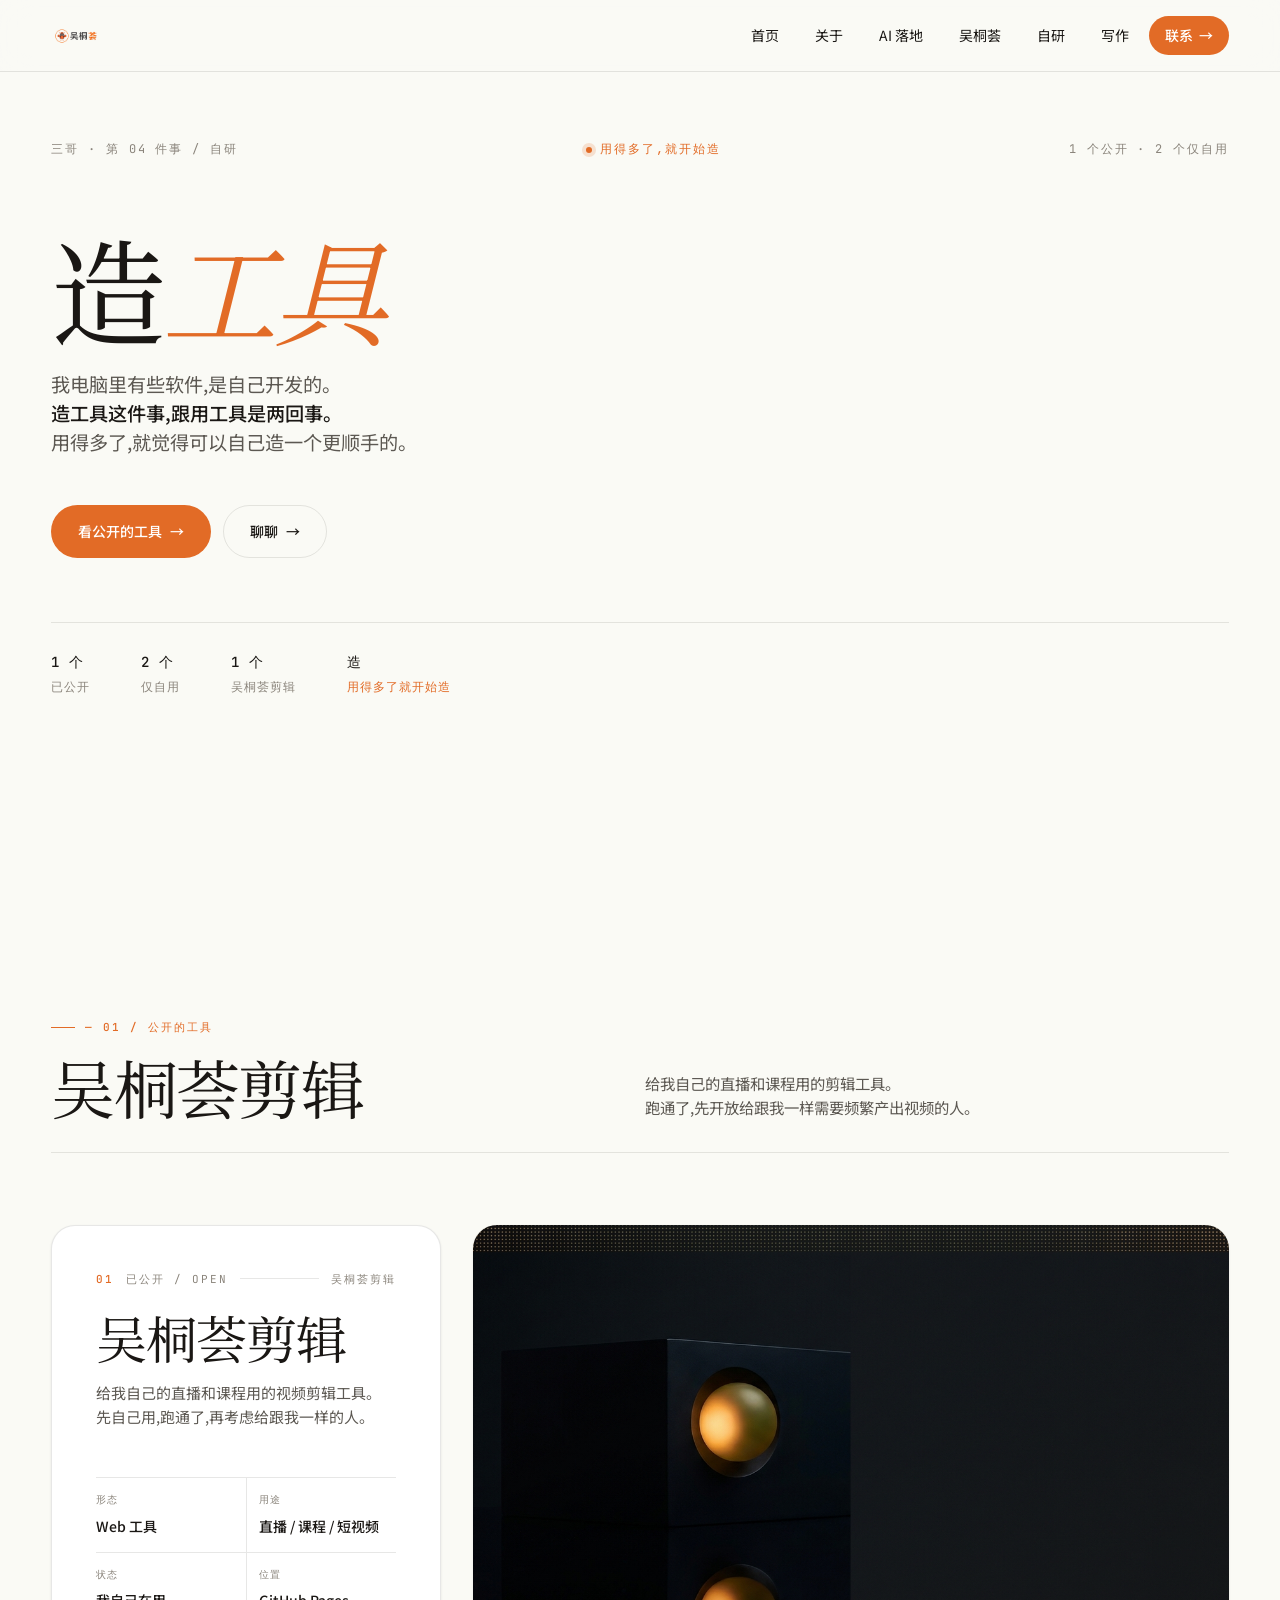
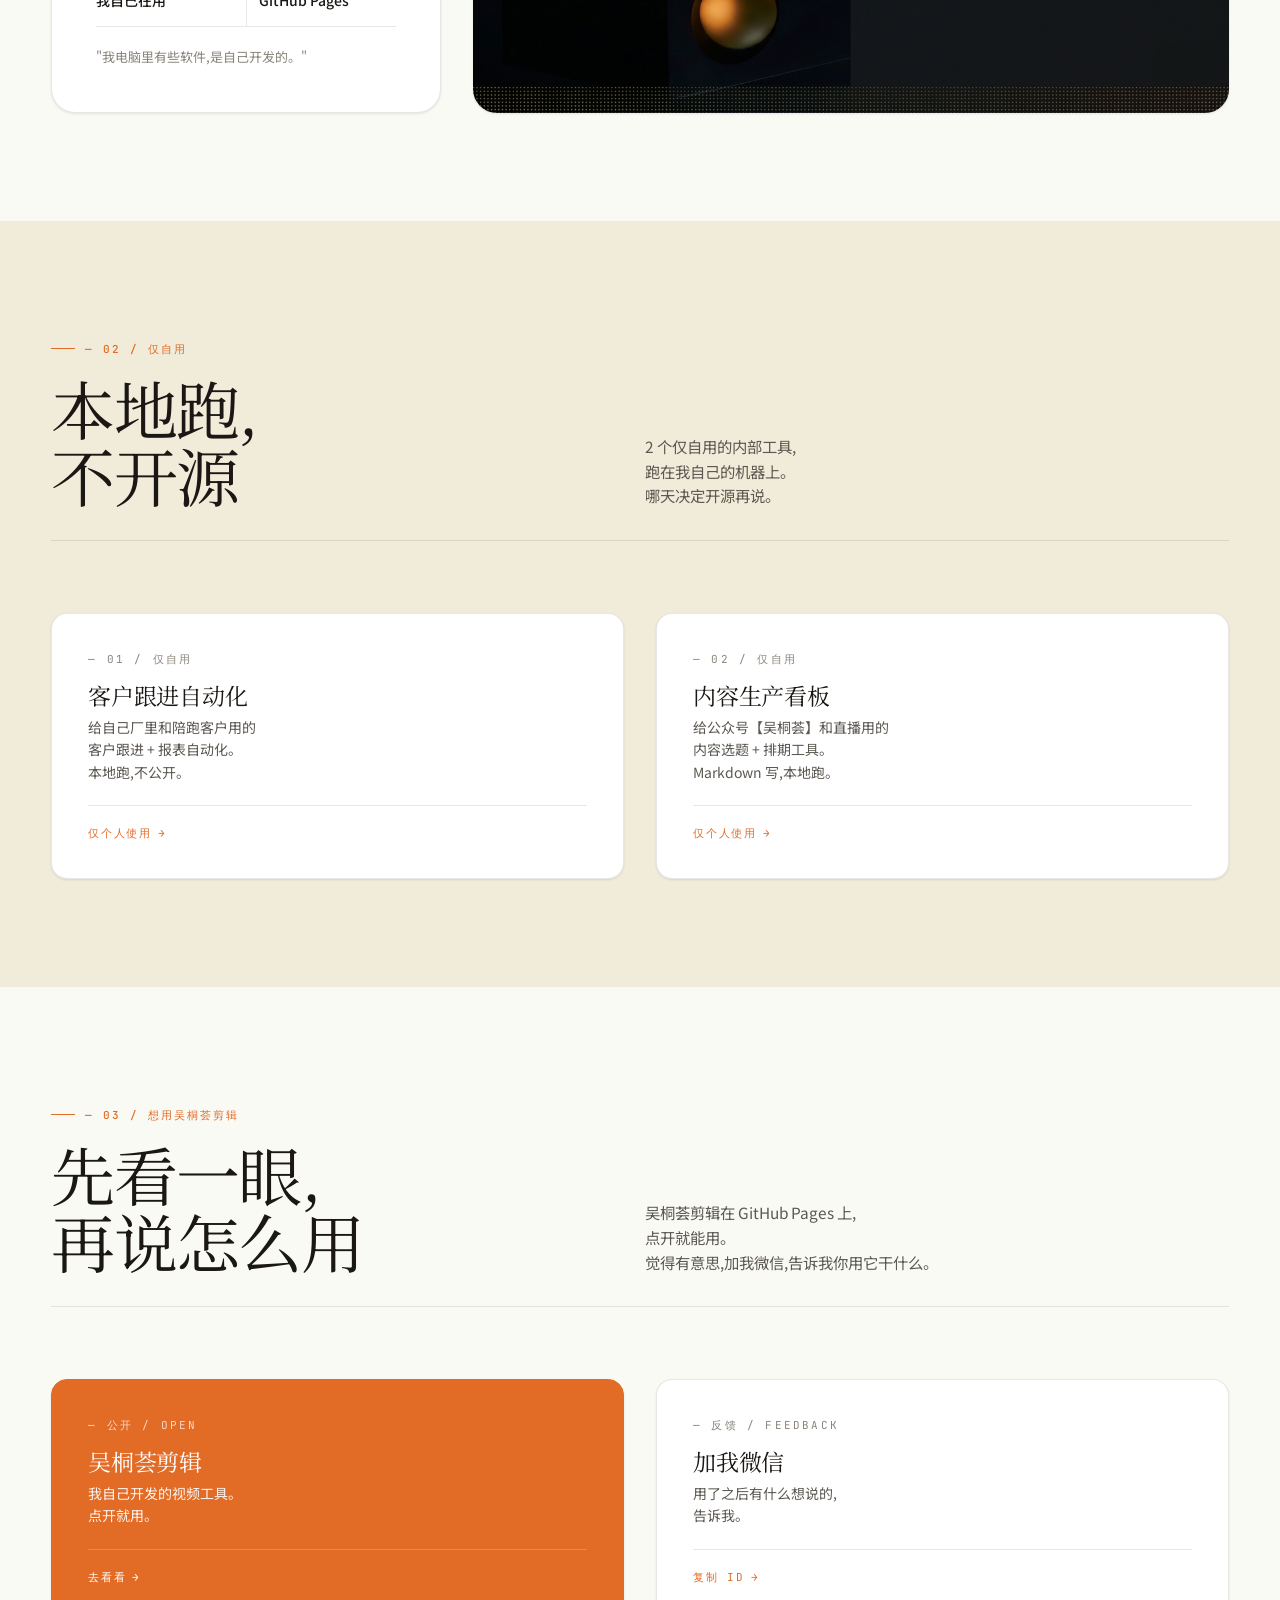
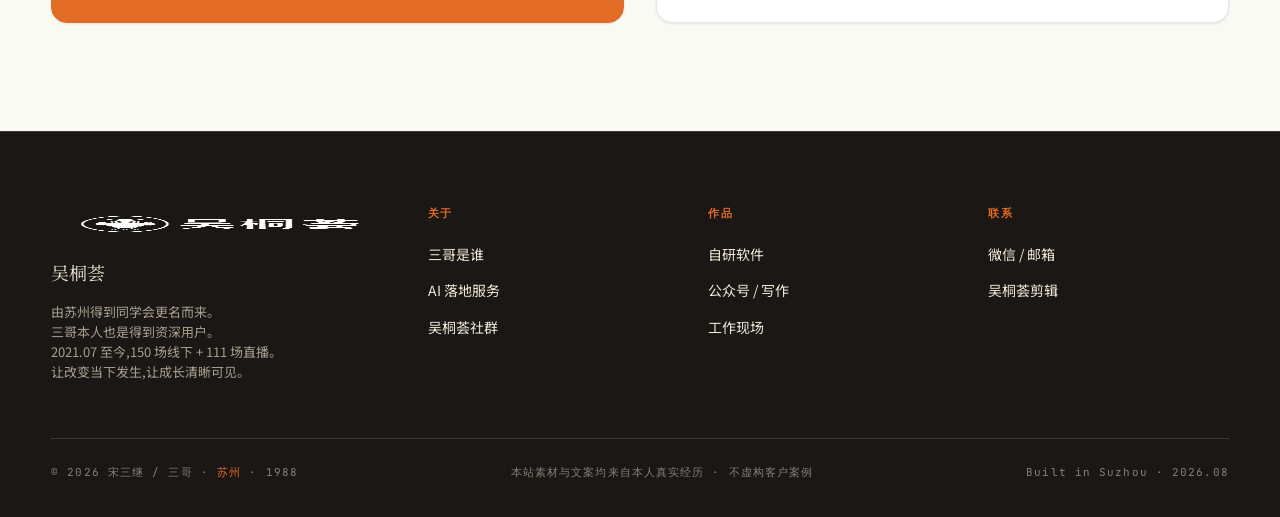
<file: tools.html>
<!doctype html>
<html lang="zh-CN">
<head>
<meta charset="utf-8" />
<meta name="viewport" content="width=device-width, initial-scale=1" />
<title>自研软件 — 三哥 / 宋三继</title>
<meta name="description" content="三哥自研的工具有:吴桐荟剪辑(已公开)+ 客户跟进自动化 + 内容生产看板。造工具这件事,跟用工具是两回事。" />

<link rel="preconnect" href="https://fonts.googleapis.com" />
<link rel="preconnect" href="https://fonts.gstatic.com" crossorigin />
<link href="https://fonts.googleapis.com/css2?family=Noto+Serif+SC:wght@300;400;500;700&family=Noto+Sans+SC:wght@300;400;500;600&family=Inter:wght@300;400;500;600;700&family=JetBrains+Mono:wght@400;500&display=swap" rel="stylesheet" />
<link rel="stylesheet" href="./assets/css/main.css" />
</head>
<body>

<nav class="topnav" aria-label="主导航">
  <a class="topnav__brand" href="./index.html">
    <img src="./imgs/logo-wutonghui-v2.png" alt="吴桐荟" />
  </a>
  <div class="topnav__links">
    <a href="./index.html">首页</a>
    <a href="./about.html">关于</a>
    <a href="./services.html">AI 落地</a>
    <a href="./community.html">吴桐荟</a>
    <a href="./tools.html">自研</a>
    <a href="./writing.html">写作</a>
    <a class="topnav__cta" href="./contact.html">联系 <span aria-hidden="true">→</span></a>
  </div>
</nav>

<header class="hero">
  <div class="container hero__inner">
    <div class="hero__top" data-reveal>
      <span>三哥 · 第 04 件事 / 自研</span>
      <span class="live">用得多了,就开始造</span>
      <span>1 个公开 · 2 个仅自用</span>
    </div>
    <h1 class="hero__title" data-reveal>
      造<em>工具</em>
    </h1>
    <p class="hero__sub" data-reveal>
      我电脑里有些软件,是自己开发的。<br>
      <b>造工具这件事,跟用工具是两回事。</b><br>
      用得多了,就觉得可以自己造一个更顺手的。
    </p>
    <div class="hero__actions" data-reveal>
      <a class="btn btn--primary" href="#open">看公开的工具 <span class="arrow" aria-hidden="true">→</span></a>
      <a class="btn btn--ghost" href="./contact.html">聊聊 <span class="arrow" aria-hidden="true">→</span></a>
    </div>
    <div class="hero__meta" data-reveal>
      <div><b>1 个</b>已公开</div>
      <div><b>2 个</b>仅自用</div>
      <div><b>1 个</b>吴桐荟剪辑</div>
      <div class="text-brand"><b>造</b>用得多了就开始造</div>
    </div>
  </div>
</header>

<section class="section section--default" id="open">
  <div class="container">
    <div class="section__head" data-reveal>
      <div>
        <div class="eyebrow">— 01 / 公开的工具</div>
        <h2 class="section__title h-section">吴桐荟剪辑</h2>
      </div>
      <p class="section__sub">
        给我自己的直播和课程用的剪辑工具。<br>
        跑通了,先开放给跟我一样需要频繁产出视频的人。
      </p>
    </div>

    <article class="feature" data-reveal>
      <div class="feature__info">
        <div class="feature__index">
          <span class="no">01</span><span>已公开 / OPEN</span><span class="line"></span><span>吴桐荟剪辑</span>
        </div>
        <h3 class="feature__title">吴桐荟剪辑</h3>
        <p class="feature__type">给我自己的直播和课程用的视频剪辑工具。<br>先自己用,跑通了,再考虑给跟我一样的人。</p>
        <dl class="feature__facts">
          <div class="feature__fact"><dt>形态</dt><dd>Web 工具</dd></div>
          <div class="feature__fact"><dt>用途</dt><dd>直播 / 课程 / 短视频</dd></div>
          <div class="feature__fact"><dt>状态</dt><dd>我自己在用</dd></div>
          <div class="feature__fact"><dt>位置</dt><dd>GitHub Pages</dd></div>
        </dl>
        <p class="feature__type" style="margin-bottom: 0; color: var(--text-soft); font-size: 13px;">
          "我电脑里有些软件,是自己开发的。"
        </p>
      </div>
      <div class="feature__visual">
        <img src="./imgs/project-digital-human.jpg" alt="吴桐荟剪辑" loading="lazy" onerror="this.style.display='none'" />
      </div>
    </article>
  </div>
</section>

<section class="section section--warm" id="private">
  <div class="container">
    <div class="section__head" data-reveal>
      <div>
        <div class="eyebrow">— 02 / 仅自用</div>
        <h2 class="section__title h-section">本地跑,<br>不开源</h2>
      </div>
      <p class="section__sub">
        2 个仅自用的内部工具,<br>
        跑在我自己的机器上。<br>
        哪天决定开源再说。
      </p>
    </div>
    <div class="grid-2" data-reveal>
      <div class="card">
        <div class="card__no">— 01 / 仅自用</div>
        <div class="card__name">客户跟进自动化</div>
        <p class="card__desc">给自己厂里和陪跑客户用的<br>客户跟进 + 报表自动化。<br>本地跑,不公开。</p>
        <div class="card__link">仅个人使用</div>
      </div>
      <div class="card">
        <div class="card__no">— 02 / 仅自用</div>
        <div class="card__name">内容生产看板</div>
        <p class="card__desc">给公众号【吴桐荟】和直播用的<br>内容选题 + 排期工具。<br>Markdown 写,本地跑。</p>
        <div class="card__link">仅个人使用</div>
      </div>
    </div>
  </div>
</section>

<section class="section section--default" id="contact-cta">
  <div class="container">
    <div class="section__head" data-reveal>
      <div>
        <div class="eyebrow">— 03 / 想用吴桐荟剪辑</div>
        <h2 class="section__title h-section">先看一眼,<br>再说怎么用</h2>
      </div>
      <p class="section__sub">
        吴桐荟剪辑在 GitHub Pages 上,<br>
        点开就能用。<br>
        觉得有意思,加我微信,告诉我你用它干什么。
      </p>
    </div>
    <div class="grid-2" data-reveal>
      <a class="card card--brand" href="https://ssj198807-maker.github.io/self-media-platform/" target="_blank" rel="noopener">
        <div class="card__no">— 公开 / OPEN</div>
        <div class="card__name">吴桐荟剪辑</div>
        <p class="card__desc">我自己开发的视频工具。<br>点开就用。</p>
        <div class="card__link">去看看</div>
      </a>
      <a class="card" href="#" data-copy="wutonghui_sange" data-copy-name="微信">
        <div class="card__no">— 反馈 / FEEDBACK</div>
        <div class="card__name">加我微信</div>
        <p class="card__desc">用了之后有什么想说的,<br>告诉我。</p>
        <div class="card__link">复制 ID</div>
      </a>
    </div>
  </div>
</section>

<footer class="footer">
  <div class="container">
    <div class="footer__grid">
      <div class="footer__brand">
        <img src="./imgs/logo-wutonghui-v2.png" alt="吴桐荟" />
        <h4>吴桐荟</h4>
        <p>由苏州得到同学会更名而来。<br>三哥本人也是得到资深用户。<br>2021.07 至今,150 场线下 + 111 场直播。<br>让改变当下发生,让成长清晰可见。</p>
      </div>
      <div class="footer__col">
        <h5>关于</h5>
        <ul>
          <li><a href="./about.html">三哥是谁</a></li>
          <li><a href="./services.html">AI 落地服务</a></li>
          <li><a href="./community.html">吴桐荟社群</a></li>
        </ul>
      </div>
      <div class="footer__col">
        <h5>作品</h5>
        <ul>
          <li><a href="./tools.html">自研软件</a></li>
          <li><a href="./writing.html">公众号 / 写作</a></li>
          <li><a href="./index.html#field">工作现场</a></li>
        </ul>
      </div>
      <div class="footer__col">
        <h5>联系</h5>
        <ul>
          <li><a href="./contact.html">微信 / 邮箱</a></li>
          <li><a href="https://ssj198807-maker.github.io/self-media-platform/" target="_blank" rel="noopener">吴桐荟剪辑</a></li>
        </ul>
      </div>
    </div>
    <div class="footer__bottom">
      <span>© 2026 宋三继 / 三哥 · <b>苏州</b> · 1988</span>
      <span>本站素材与文案均来自本人真实经历 · 不虚构客户案例</span>
      <span>Built in Suzhou · 2026.08</span>
    </div>
  </div>
</footer>

<div class="site-toast" id="site-toast" role="status" aria-live="polite">
  <span>✓</span>
  <span id="toast-msg"></span>
</div>

<script src="./assets/js/main.js"></script>
</body>
</html>
</file>
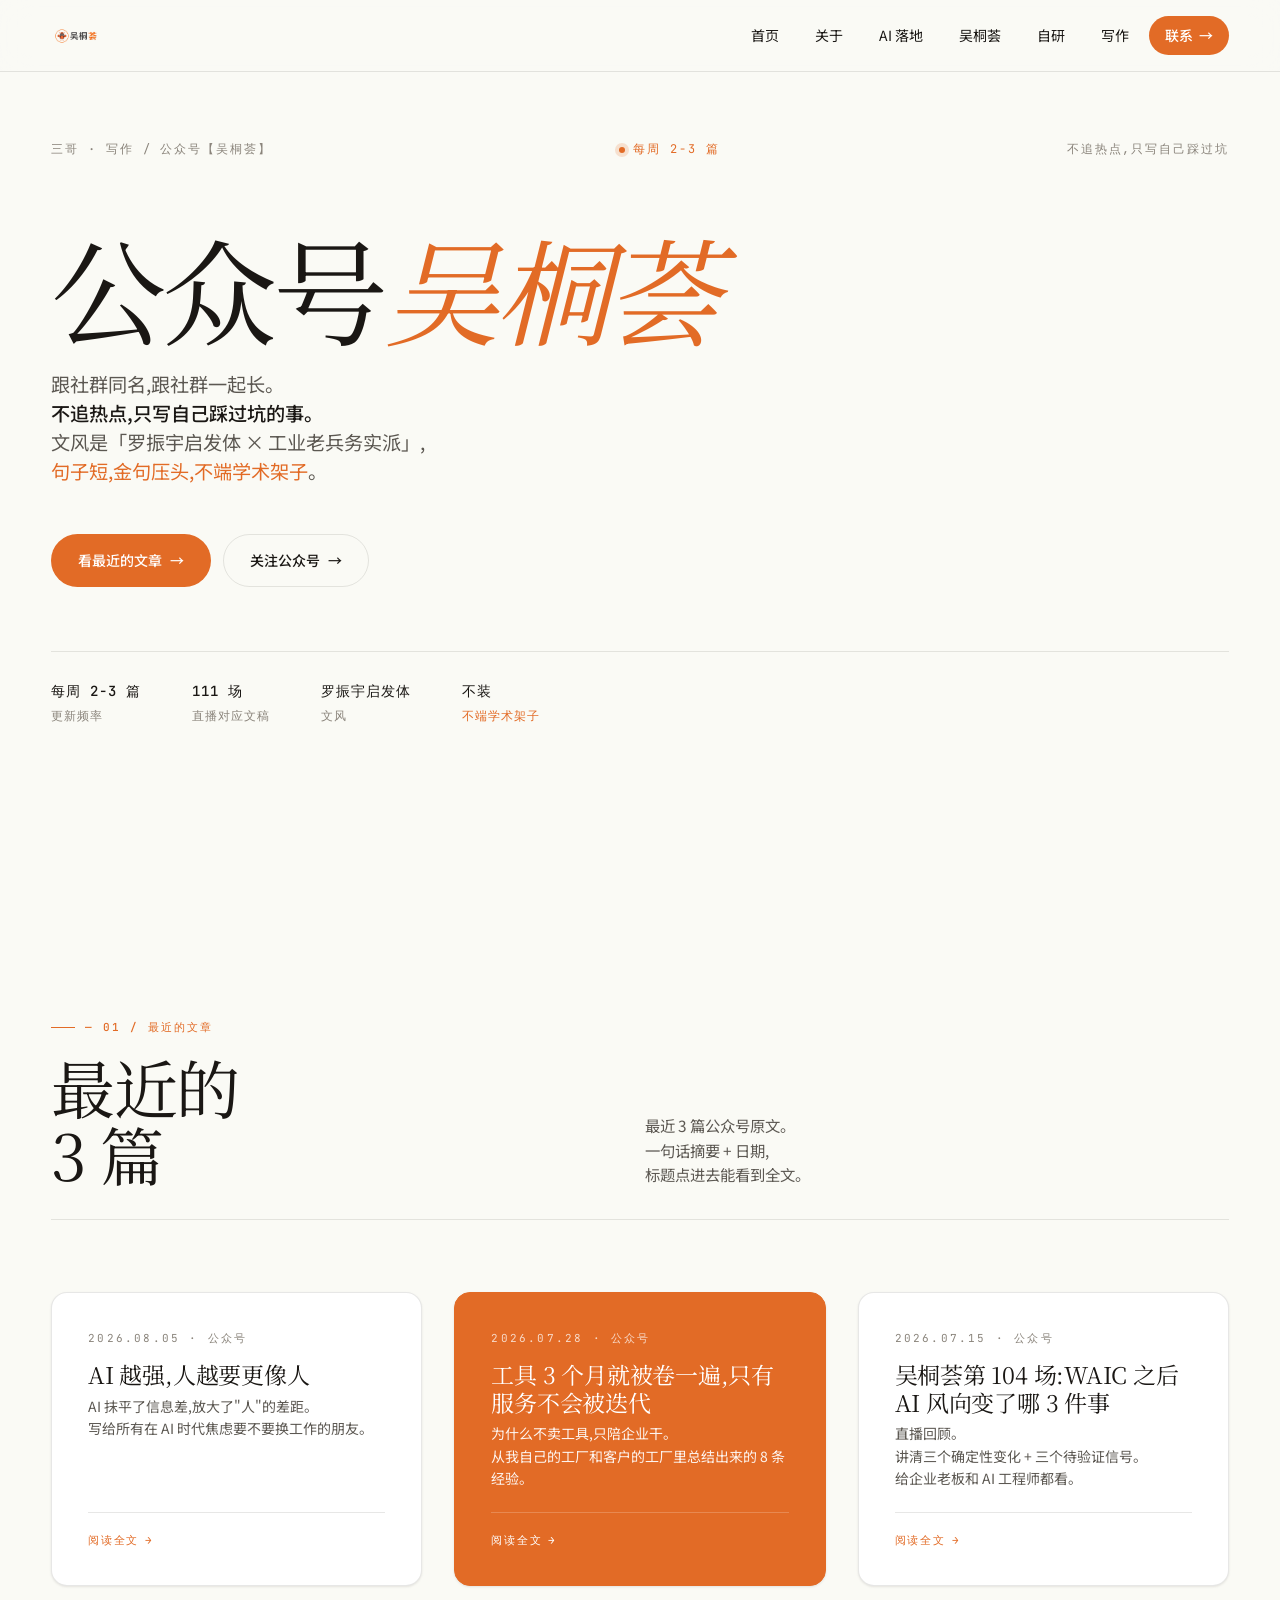
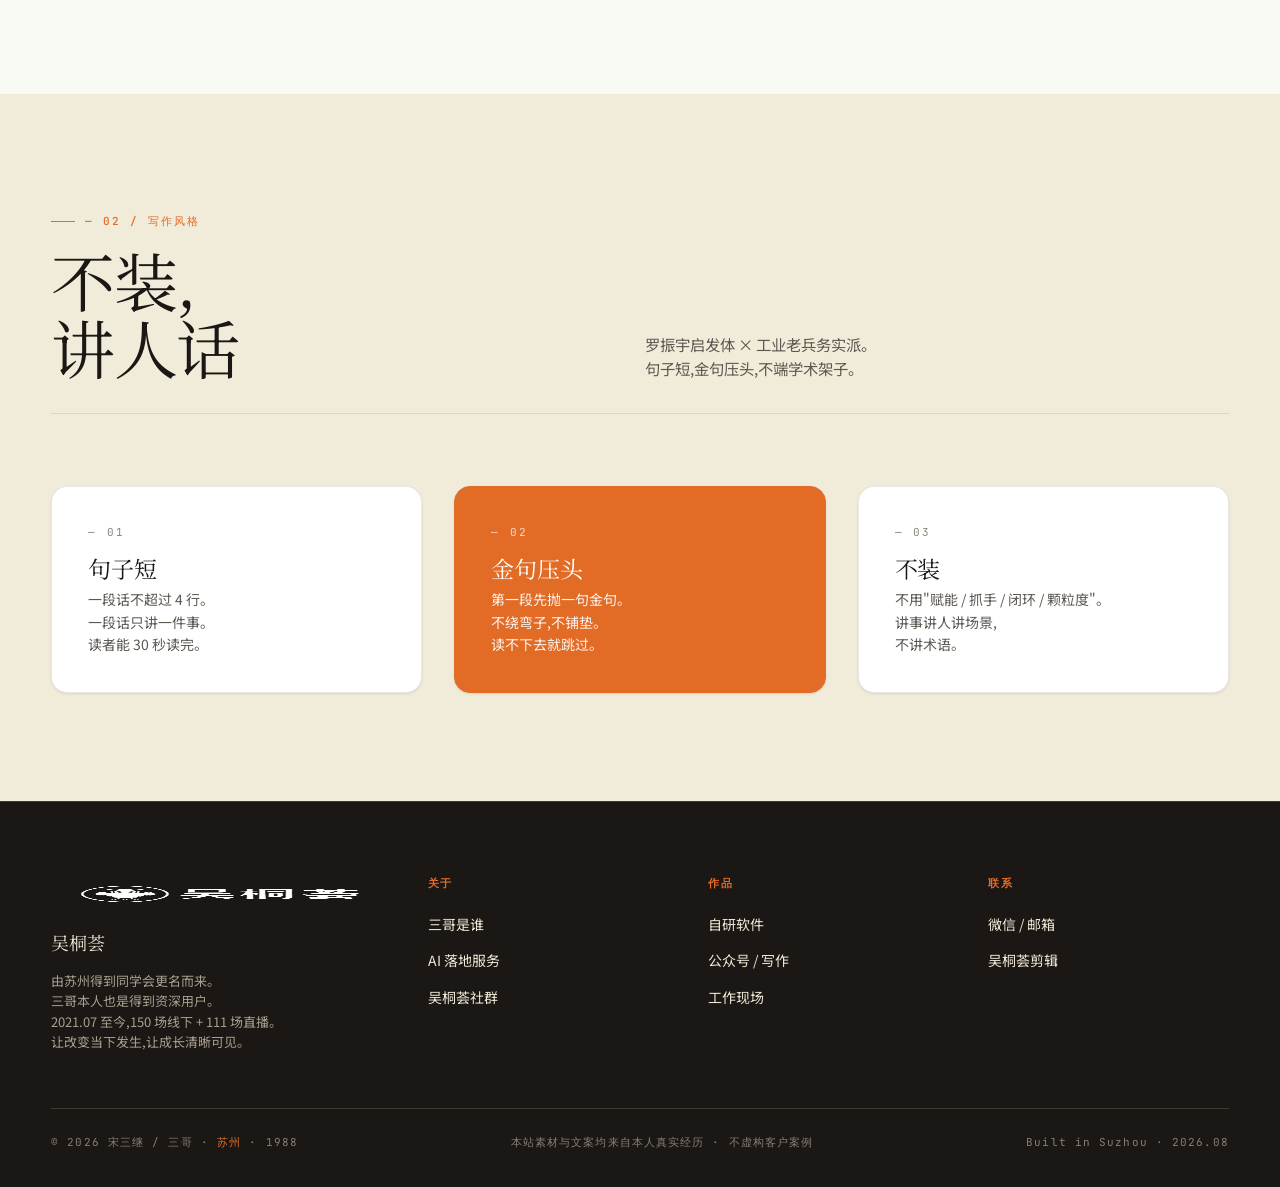
<file: writing.html>
<!doctype html>
<html lang="zh-CN">
<head>
<meta charset="utf-8" />
<meta name="viewport" content="width=device-width, initial-scale=1" />
<title>公众号 · 吴桐荟 — 三哥 / 宋三继</title>
<meta name="description" content="三哥的公众号【吴桐荟】,每周 2-3 篇。不追热点,只写自己踩过坑的事。文风是「罗振宇启发体 × 工业老兵务实派」。" />

<link rel="preconnect" href="https://fonts.googleapis.com" />
<link rel="preconnect" href="https://fonts.gstatic.com" crossorigin />
<link href="https://fonts.googleapis.com/css2?family=Noto+Serif+SC:wght@300;400;500;700&family=Noto+Sans+SC:wght@300;400;500;600&family=Inter:wght@300;400;500;600;700&family=JetBrains+Mono:wght@400;500&display=swap" rel="stylesheet" />
<link rel="stylesheet" href="./assets/css/main.css" />
</head>
<body>

<nav class="topnav" aria-label="主导航">
  <a class="topnav__brand" href="./index.html">
    <img src="./imgs/logo-wutonghui-v2.png" alt="吴桐荟" />
  </a>
  <div class="topnav__links">
    <a href="./index.html">首页</a>
    <a href="./about.html">关于</a>
    <a href="./services.html">AI 落地</a>
    <a href="./community.html">吴桐荟</a>
    <a href="./tools.html">自研</a>
    <a href="./writing.html">写作</a>
    <a class="topnav__cta" href="./contact.html">联系 <span aria-hidden="true">→</span></a>
  </div>
</nav>

<header class="hero">
  <div class="container hero__inner">
    <div class="hero__top" data-reveal>
      <span>三哥 · 写作 / 公众号【吴桐荟】</span>
      <span class="live">每周 2-3 篇</span>
      <span>不追热点,只写自己踩过坑</span>
    </div>
    <h1 class="hero__title" data-reveal>
      公众号<em>吴桐荟</em>
    </h1>
    <p class="hero__sub" data-reveal>
      跟社群同名,跟社群一起长。<br>
      <b>不追热点,只写自己踩过坑的事。</b><br>
      文风是「罗振宇启发体 × 工业老兵务实派」,<br>
      <span class="brand">句子短,金句压头,不端学术架子</span>。
    </p>
    <div class="hero__actions" data-reveal>
      <a class="btn btn--primary" href="#posts">看最近的文章 <span class="arrow" aria-hidden="true">→</span></a>
      <a class="btn btn--ghost" href="#" data-copy="wutonghui_sange" data-copy-name="微信">关注公众号 <span class="arrow" aria-hidden="true">→</span></a>
    </div>
    <div class="hero__meta" data-reveal>
      <div><b>每周 2-3 篇</b>更新频率</div>
      <div><b>111 场</b>直播对应文稿</div>
      <div><b>罗振宇启发体</b>文风</div>
      <div class="text-brand"><b>不装</b>不端学术架子</div>
    </div>
  </div>
</header>

<section class="section section--default" id="posts">
  <div class="container">
    <div class="section__head" data-reveal>
      <div>
        <div class="eyebrow">— 01 / 最近的文章</div>
        <h2 class="section__title h-section">最近的<br>3 篇</h2>
      </div>
      <p class="section__sub">
        最近 3 篇公众号原文。<br>
        一句话摘要 + 日期,<br>
        标题点进去能看到全文。
      </p>
    </div>

    <div class="grid-3" data-reveal>
      <article class="card">
        <div class="card__no">2026.08.05 · 公众号</div>
        <div class="card__name">AI 越强,人越要更像人</div>
        <p class="card__desc">AI 抹平了信息差,放大了"人"的差距。<br>写给所有在 AI 时代焦虑要不要换工作的朋友。</p>
        <div class="card__link">阅读全文</div>
      </article>
      <article class="card card--brand">
        <div class="card__no">2026.07.28 · 公众号</div>
        <div class="card__name">工具 3 个月就被卷一遍,只有服务不会被迭代</div>
        <p class="card__desc">为什么不卖工具,只陪企业干。<br>从我自己的工厂和客户的工厂里总结出来的 8 条经验。</p>
        <div class="card__link">阅读全文</div>
      </article>
      <article class="card">
        <div class="card__no">2026.07.15 · 公众号</div>
        <div class="card__name">吴桐荟第 104 场:WAIC 之后 AI 风向变了哪 3 件事</div>
        <p class="card__desc">直播回顾。<br>讲清三个确定性变化 + 三个待验证信号。<br>给企业老板和 AI 工程师都看。</p>
        <div class="card__link">阅读全文</div>
      </article>
    </div>
  </div>
</section>

<section class="section section--warm" id="style">
  <div class="container">
    <div class="section__head" data-reveal>
      <div>
        <div class="eyebrow">— 02 / 写作风格</div>
        <h2 class="section__title h-section">不装,<br>讲人话</h2>
      </div>
      <p class="section__sub">
        罗振宇启发体 × 工业老兵务实派。<br>
        句子短,金句压头,不端学术架子。
      </p>
    </div>
    <div class="grid-3" data-reveal>
      <div class="card">
        <div class="card__no">— 01</div>
        <div class="card__name">句子短</div>
        <p class="card__desc">一段话不超过 4 行。<br>一段话只讲一件事。<br>读者能 30 秒读完。</p>
      </div>
      <div class="card card--brand">
        <div class="card__no">— 02</div>
        <div class="card__name">金句压头</div>
        <p class="card__desc">第一段先抛一句金句。<br>不绕弯子,不铺垫。<br>读不下去就跳过。</p>
      </div>
      <div class="card">
        <div class="card__no">— 03</div>
        <div class="card__name">不装</div>
        <p class="card__desc">不用"赋能 / 抓手 / 闭环 / 颗粒度"。<br>讲事讲人讲场景,<br>不讲术语。</p>
      </div>
    </div>
  </div>
</section>

<footer class="footer">
  <div class="container">
    <div class="footer__grid">
      <div class="footer__brand">
        <img src="./imgs/logo-wutonghui-v2.png" alt="吴桐荟" />
        <h4>吴桐荟</h4>
        <p>由苏州得到同学会更名而来。<br>三哥本人也是得到资深用户。<br>2021.07 至今,150 场线下 + 111 场直播。<br>让改变当下发生,让成长清晰可见。</p>
      </div>
      <div class="footer__col">
        <h5>关于</h5>
        <ul>
          <li><a href="./about.html">三哥是谁</a></li>
          <li><a href="./services.html">AI 落地服务</a></li>
          <li><a href="./community.html">吴桐荟社群</a></li>
        </ul>
      </div>
      <div class="footer__col">
        <h5>作品</h5>
        <ul>
          <li><a href="./tools.html">自研软件</a></li>
          <li><a href="./writing.html">公众号 / 写作</a></li>
          <li><a href="./index.html#field">工作现场</a></li>
        </ul>
      </div>
      <div class="footer__col">
        <h5>联系</h5>
        <ul>
          <li><a href="./contact.html">微信 / 邮箱</a></li>
          <li><a href="https://ssj198807-maker.github.io/self-media-platform/" target="_blank" rel="noopener">吴桐荟剪辑</a></li>
        </ul>
      </div>
    </div>
    <div class="footer__bottom">
      <span>© 2026 宋三继 / 三哥 · <b>苏州</b> · 1988</span>
      <span>本站素材与文案均来自本人真实经历 · 不虚构客户案例</span>
      <span>Built in Suzhou · 2026.08</span>
    </div>
  </div>
</footer>

<div class="site-toast" id="site-toast" role="status" aria-live="polite">
  <span>✓</span>
  <span id="toast-msg"></span>
</div>

<script src="./assets/js/main.js"></script>
</body>
</html>
</file>
<file: assets/css/main.css>
/* =================================================================
   三哥个人网站 · 品牌 v5 设计系统
   风格:得到 dedao.cn 风 — 白底 + 卡片 + 橙红 accent
   主色:吴桐荟 logo 橙红 #E26B26 + 墨黑 + 米白
   ================================================================= */

/* ============ DESIGN TOKENS ============ */
:root {
  /* 主背景:白底系统(像得到) */
  --paper: #FAFAF5;        /* 极浅米 主背景 */
  --paper-warm: #F1EBD9;   /* 暖米 卡片底 / section 交替 */
  --paper-deep: #E8DCC0;   /* 深米 */
  --white: #FFFFFF;        /* 纯白 卡片 */

  /* 深色(用于暗背景 section / hero 强调) */
  --ink: #1A1714;          /* 墨黑 */
  --ink-soft: #2A2218;     /* 深褐 */
  --ink-deep: #3D332A;     /* 深咖啡 */

  /* 文字(白底) */
  --text: #1A1714;         /* 墨黑 主文字 */
  --text-mid: #5C5852;     /* 中灰 次文字 */
  --text-soft: #8A847B;    /* 浅灰 弱文字 */
  --text-on-ink: #F0E8D6;  /* 米白(深色背景上) */
  --text-on-ink-mid: #A89F8E;

  /* Accent — 吴桐荟 logo 橙红 */
  --brand: #E26B26;        /* 主 brand */
  --brand-deep: #B85518;   /* 深橙 */
  --brand-soft: #F4A06A;   /* 浅橙 */
  --brand-bg: rgba(226, 107, 38, 0.08);
  --brand-bg-strong: rgba(226, 107, 38, 0.16);

  /* 边界 */
  --line: rgba(26, 22, 18, 0.1);
  --line-soft: rgba(26, 22, 18, 0.05);
  --line-ink: rgba(240, 232, 214, 0.16);

  /* 字体 */
  --font-serif: "Noto Serif SC", "Source Han Serif SC", "Songti SC", "STSong", serif;
  --font-sans: "Noto Sans SC", "PingFang SC", "Hiragino Sans GB", system-ui, sans-serif;
  --font-mono: "JetBrains Mono", "SF Mono", Consolas, monospace;
  --font-en: "Inter", "Helvetica Neue", Arial, sans-serif;

  /* 节奏 */
  --max-w: 1320px;
  --pad-x: clamp(20px, 4vw, 56px);
  --gap: 24px;
  --gap-lg: 40px;
  --radius: 8px;
  --radius-lg: 16px;
  --radius-xl: 24px;
  --radius-pill: 999px;

  /* 动效 */
  --ease: cubic-bezier(.22, 1, .36, 1);
  --ease-snap: cubic-bezier(.34, 1.56, .64, 1);
  --t-fast: 180ms;
  --t-mid: 320ms;
  --t-slow: 600ms;

  /* 阴影(白底系统) */
  --shadow-sm: 0 1px 3px rgba(26, 22, 18, 0.06), 0 1px 2px rgba(26, 22, 18, 0.04);
  --shadow-md: 0 8px 24px rgba(26, 22, 18, 0.08), 0 2px 6px rgba(26, 22, 18, 0.04);
  --shadow-lg: 0 16px 48px rgba(26, 22, 18, 0.1), 0 4px 12px rgba(26, 22, 18, 0.06);
}

/* ============ RESET ============ */
*, *::before, *::after { box-sizing: border-box; margin: 0; padding: 0; }
*::selection { background: var(--brand); color: var(--white); }
html { scroll-behavior: smooth; -webkit-text-size-adjust: 100%; }
body {
  background: var(--paper);
  color: var(--text);
  font-family: var(--font-sans);
  font-size: 16px;
  line-height: 1.65;
  -webkit-font-smoothing: antialiased;
  -moz-osx-font-smoothing: grayscale;
  overflow-x: hidden;
}
img { display: block; max-width: 100%; height: auto; }
a { color: inherit; text-decoration: none; }
button { font: inherit; color: inherit; background: none; border: 0; cursor: pointer; }
input, textarea { font: inherit; }
ul, ol { list-style: none; }

/* ============ LAYOUT ============ */
.container {
  max-width: var(--max-w);
  margin: 0 auto;
  padding-left: var(--pad-x);
  padding-right: var(--pad-x);
}
.section { padding: clamp(72px, 12vh, 140px) 0; position: relative; }
.section--tight { padding: clamp(48px, 8vh, 96px) 0; }
.section--default { background: var(--paper); }
.section--warm { background: var(--paper-warm); }
.section--ink { background: var(--ink); color: var(--text-on-ink); }
.section--ink-soft { background: var(--ink-soft); color: var(--text-on-ink); }
.section--white { background: var(--white); }

/* ============ TYPE ============ */
.eyebrow {
  display: inline-flex;
  align-items: center;
  gap: 10px;
  font-family: var(--font-mono);
  font-size: 11px;
  font-weight: 500;
  letter-spacing: 0.18em;
  text-transform: uppercase;
  color: var(--brand);
}
.eyebrow::before {
  content: "";
  width: 24px;
  height: 1px;
  background: var(--brand);
}
.eyebrow--ink { color: var(--brand); }
.eyebrow--ink::before { background: var(--brand); }

.h-section {
  font-family: var(--font-serif);
  font-size: clamp(32px, 4.2vw, 58px);
  font-weight: 400;
  line-height: 1.08;
  letter-spacing: -0.02em;
  color: var(--text);
  text-wrap: balance;
}
/* 仅对没有 <br> 的 h2(单行短标题)用 nowrap,避免"主业、副业、社群"被挤到第二行 */
.h-section:not(:has(br)) { white-space: nowrap; }
.section--ink .h-section { color: var(--text-on-ink); }

.h-hero {
  font-family: var(--font-serif);
  font-size: clamp(56px, 9vw, 168px);
  font-weight: 400;
  line-height: 0.96;
  letter-spacing: -0.035em;
  color: var(--text);
}
.h-page {
  font-family: var(--font-serif);
  font-size: clamp(44px, 6vw, 88px);
  font-weight: 400;
  line-height: 0.98;
  letter-spacing: -0.03em;
  color: var(--text);
}
.accent { color: var(--brand); font-style: italic; }
.mono { font-family: var(--font-mono); }
.serif { font-family: var(--font-serif); font-weight: 400; }
.body-lg { font-size: clamp(16px, 1.3vw, 20px); line-height: 1.55; }
.body-sm { font-size: 13px; line-height: 1.55; }
.text-mid { color: var(--text-mid); }
.text-soft { color: var(--text-soft); }
.text-on-ink-mid { color: var(--text-on-ink-mid); }
.text-brand { color: var(--brand); }

/* ============ TOP NAV ============ */
.topnav {
  position: fixed;
  top: 0; left: 0; right: 0;
  z-index: 100;
  display: flex;
  align-items: center;
  justify-content: space-between;
  padding: 16px var(--pad-x);
  background: rgba(250, 250, 245, 0.85);
  backdrop-filter: blur(16px);
  -webkit-backdrop-filter: blur(16px);
  border-bottom: 1px solid var(--line);
  transition: background var(--t-mid) var(--ease), box-shadow var(--t-mid) var(--ease);
}
.topnav.is-stuck {
  background: rgba(250, 250, 245, 0.92);
  box-shadow: var(--shadow-sm);
}
.topnav__brand {
  display: flex;
  align-items: center;
  gap: 12px;
  font-family: var(--font-serif);
  font-size: 18px;
  font-weight: 500;
  letter-spacing: -0.01em;
  color: var(--text);
}
.topnav__brand img,
.topnav__brand svg {
  height: 32px;
  width: auto;
}
.topnav__links {
  display: flex;
  align-items: center;
  gap: 4px;
}
.topnav__links a {
  display: inline-flex;
  align-items: center;
  padding: 8px 16px;
  font-size: 14px;
  color: var(--text);
  border-radius: var(--radius-pill);
  transition: color var(--t-fast) var(--ease), background var(--t-fast) var(--ease);
}
.topnav__links a:hover { color: var(--brand); }
.topnav__links a.is-current { color: var(--brand); }
.topnav__cta {
  display: inline-flex;
  align-items: center;
  gap: 6px;
  padding: 8px 18px;
  font-size: 14px;
  font-weight: 500;
  color: var(--white) !important;
  background: var(--brand) !important;
  border-radius: var(--radius-pill);
  transition: background var(--t-fast) var(--ease), transform var(--t-fast) var(--ease);
}
.topnav__cta:hover { background: var(--brand-deep) !important; transform: translateY(-1px); }
@media (max-width: 900px) {
  .topnav__links a:not(.topnav__cta) { display: none; }
  .topnav__brand { font-size: 16px; }
}

/* ============ BUTTONS ============ */
.btn {
  display: inline-flex;
  align-items: center;
  justify-content: center;
  gap: 8px;
  padding: 14px 26px;
  font-size: 14px;
  font-weight: 500;
  border-radius: var(--radius-pill);
  transition: transform var(--t-fast) var(--ease), background var(--t-fast) var(--ease), color var(--t-fast) var(--ease), border-color var(--t-fast) var(--ease);
  cursor: pointer;
  white-space: nowrap;
  border: 1px solid transparent;
}
.btn--primary { background: var(--brand); color: var(--white); }
.btn--primary:hover { background: var(--brand-deep); transform: translateY(-2px); }
.btn--ghost { background: transparent; color: var(--text); border-color: var(--line); }
.btn--ghost:hover { background: var(--paper-warm); border-color: var(--ink); transform: translateY(-2px); }
.btn--ink { background: var(--ink); color: var(--text-on-ink); }
.btn--ink:hover { background: var(--ink-soft); transform: translateY(-2px); }
.btn--ink-ghost { background: transparent; color: var(--text-on-ink); border-color: var(--line-ink); }
.btn--ink-ghost:hover { background: rgba(240, 232, 214, 0.08); border-color: var(--text-on-ink); transform: translateY(-2px); }
.btn--lg { padding: 16px 30px; font-size: 15px; }
.btn--sm { padding: 10px 18px; font-size: 13px; }
.btn .arrow { transition: transform var(--t-fast) var(--ease); }
.btn:hover .arrow { transform: translate(3px, -3px); }

/* ============ SECTION HEAD ============ */
.section__head {
  display: grid;
  grid-template-columns: 1fr 1.1fr;
  gap: clamp(32px, 5vw, 80px);
  margin-bottom: clamp(48px, 8vh, 96px);
  padding-bottom: 32px;
  border-bottom: 1px solid var(--line);
}
.section--ink .section__head { border-bottom-color: var(--line-ink); }
.section__head--center {
  grid-template-columns: 1fr;
  text-align: center;
  justify-items: center;
}
.section__title {
  font-family: var(--font-serif);
  font-size: clamp(36px, 5vw, 72px);
  font-weight: 400;
  line-height: 1.05;
  letter-spacing: -0.025em;
  margin-top: 16px;
  color: inherit;
}
.section__sub {
  font-size: clamp(15px, 1.2vw, 18px);
  line-height: 1.6;
  color: var(--text-mid);
  align-self: end;
  max-width: 480px;
}
.section--ink .section__sub { color: var(--text-on-ink-mid); }
@media (max-width: 900px) { .section__head { grid-template-columns: 1fr; gap: 20px; } }

/* ============ CARDS (白底系统) ============ */
.card {
  display: flex;
  flex-direction: column;
  padding: clamp(24px, 3vw, 36px);
  background: var(--white);
  border: 1px solid var(--line);
  border-radius: var(--radius-lg);
  box-shadow: var(--shadow-sm);
  transition: transform var(--t-mid) var(--ease), border-color var(--t-mid) var(--ease), box-shadow var(--t-mid) var(--ease);
  color: var(--text);
}
.card:hover {
  transform: translateY(-3px);
  border-color: var(--brand);
  box-shadow: var(--shadow-md);
}
.card--ink { background: var(--ink); color: var(--text-on-ink); border-color: transparent; }
.card--ink:hover { border-color: var(--brand); }
.card--brand { background: var(--brand); color: var(--white); border-color: var(--brand); }
.card--brand:hover { background: var(--brand-deep); border-color: var(--brand-deep); }
.card--warm { background: var(--paper-warm); }
.card__no {
  font-family: var(--font-mono);
  font-size: 11px;
  letter-spacing: 0.2em;
  color: var(--text-soft);
  margin-bottom: 14px;
}
.card--ink .card__no { color: var(--text-on-ink-mid); }
.card--brand .card__no { color: rgba(255, 255, 255, 0.75); }
.card__name {
  font-family: var(--font-serif);
  font-size: clamp(22px, 1.8vw, 28px);
  font-weight: 400;
  line-height: 1.2;
  letter-spacing: -0.01em;
  margin-bottom: 6px;
  color: inherit;
}
.card__role {
  font-family: var(--font-mono);
  font-size: 11px;
  letter-spacing: 0.16em;
  text-transform: uppercase;
  color: var(--brand);
  margin-bottom: 16px;
}
.card--brand .card__role { color: rgba(255, 255, 255, 0.85); }
.card__desc {
  font-size: 14px;
  line-height: 1.6;
  color: var(--text-mid);
  flex: 1;
}
.card--ink .card__desc { color: var(--text-on-ink-mid); }
.card--brand .card__desc { color: rgba(255, 255, 255, 0.92); }
.card__link {
  margin-top: 22px;
  padding-top: 18px;
  border-top: 1px solid var(--line);
  font-family: var(--font-mono);
  font-size: 11px;
  letter-spacing: 0.16em;
  text-transform: uppercase;
  color: var(--brand);
  display: inline-flex;
  align-items: center;
  gap: 6px;
}
.card--ink .card__link { border-top-color: var(--line-ink); color: var(--brand); }
.card--brand .card__link { border-top-color: rgba(255, 255, 255, 0.2); color: var(--white); }
.card__link::after { content: "→"; transition: transform var(--t-fast) var(--ease); }
.card:hover .card__link::after { transform: translate(3px, -3px); }

/* ============ HERO (白底) ============ */
.hero {
  position: relative;
  min-height: 100vh;
  padding: 140px 0 80px;
  background: var(--paper);
  color: var(--text);
  overflow: hidden;
}
.hero__inner { position: relative; z-index: 2; }
.hero__top {
  display: flex;
  align-items: center;
  justify-content: space-between;
  margin-bottom: clamp(40px, 8vh, 80px);
  font-family: var(--font-mono);
  font-size: 12px;
  letter-spacing: 0.16em;
  text-transform: uppercase;
  color: var(--text-soft);
}
.hero__top .live { color: var(--brand); display: inline-flex; align-items: center; gap: 8px; }
.hero__top .live::before {
  content: "";
  width: 6px; height: 6px;
  border-radius: 50%;
  background: var(--brand);
  box-shadow: 0 0 0 4px rgba(226, 107, 38, 0.18);
  animation: liveDot 1.6s var(--ease) infinite;
}
@keyframes liveDot {
  0%, 100% { opacity: 0.5; }
  50% { opacity: 1; }
}
.hero__title {
  font-family: var(--font-serif);
  font-size: clamp(56px, 9vw, 168px);
  font-weight: 400;
  line-height: 0.96;
  letter-spacing: -0.035em;
  color: var(--text);
  margin-bottom: 28px;
  max-width: 14ch;
}
.hero__title em { font-style: italic; color: var(--brand); }
.hero__sub {
  max-width: 720px;
  font-size: clamp(17px, 1.5vw, 22px);
  line-height: 1.5;
  color: var(--text-mid);
  margin-bottom: 48px;
}
.hero__sub b { color: var(--text); font-weight: 500; }
.hero__sub .brand { color: var(--brand); }

/* Hero 标签行:三哥 / 宋三继 / 1988 / 苏州 */
.hero__tags {
  display: flex;
  flex-wrap: wrap;
  gap: 10px;
  margin-bottom: 32px;
}
.tag {
  display: inline-flex;
  align-items: center;
  padding: 8px 16px;
  background: var(--white);
  border: 1px solid var(--line);
  border-radius: 999px;
  font-size: clamp(13px, 1vw, 15px);
  font-weight: 500;
  color: var(--text);
  letter-spacing: 0.01em;
  transition: border-color var(--t-fast) var(--ease), background var(--t-fast) var(--ease);
}
.tag:hover { border-color: var(--ink); background: var(--paper-warm); }
.tag--ink {
  background: var(--ink);
  color: var(--text-on-ink);
  border-color: transparent;
}
.tag--brand {
  background: var(--brand);
  color: var(--white);
  border-color: transparent;
}
.hero__actions {
  display: flex;
  flex-wrap: wrap;
  gap: 12px;
  margin-bottom: 64px;
}
.hero__meta {
  display: flex;
  flex-wrap: wrap;
  gap: clamp(24px, 4vw, 56px);
  padding-top: 28px;
  border-top: 1px solid var(--line);
  font-family: var(--font-mono);
  font-size: 12px;
  letter-spacing: 0.08em;
  text-transform: uppercase;
  color: var(--text-soft);
}
.hero__meta div b {
  display: block;
  color: var(--text);
  font-size: 14px;
  font-weight: 500;
  margin-bottom: 4px;
}
.hero__meta .brand b { color: var(--brand); }

/* ============ 4-IDENTITY TILES ============ */
.identity-grid {
  display: grid;
  grid-template-columns: repeat(4, 1fr);
  gap: 0;
  border-top: 1px solid var(--line);
  border-left: 1px solid var(--line);
}
.identity-tile {
  position: relative;
  display: flex;
  flex-direction: column;
  padding: 32px 28px 28px;
  border-right: 1px solid var(--line);
  border-bottom: 1px solid var(--line);
  background: var(--white);
  text-decoration: none;
  color: inherit;
  transition: background var(--t-fast) var(--ease);
  min-height: 240px;
}
.identity-tile:last-child { border-right: 0; }
.identity-tile:hover { background: var(--paper-warm); }
.identity-tile__no {
  font-family: var(--font-mono);
  font-size: 10px;
  letter-spacing: 0.2em;
  color: var(--text-soft);
  margin-bottom: 18px;
}
.identity-tile__name {
  font-family: var(--font-serif);
  font-size: 24px;
  font-weight: 400;
  line-height: 1.1;
  color: var(--text);
  margin-bottom: 4px;
}
.identity-tile__en {
  font-family: var(--font-en);
  font-size: 11px;
  color: var(--brand);
  letter-spacing: 0.1em;
  text-transform: uppercase;
  margin-bottom: 16px;
}
.identity-tile__desc {
  font-size: 13px;
  line-height: 1.55;
  color: var(--text-mid);
  flex: 1;
}
.identity-tile__arrow {
  margin-top: 18px;
  width: 36px; height: 36px;
  border: 1px solid var(--line);
  border-radius: 50%;
  display: grid; place-items: center;
  color: var(--brand);
  transition: background var(--t-fast) var(--ease), color var(--t-fast) var(--ease), transform var(--t-fast) var(--ease);
}
.identity-tile:hover .identity-tile__arrow { background: var(--brand); color: var(--white); transform: translate(2px, -2px); }
@media (max-width: 1100px) { .identity-grid { grid-template-columns: repeat(2, 1fr); } }
@media (max-width: 600px) { .identity-grid { grid-template-columns: 1fr; } }

/* ============ STATS BAR ============ */
.stats-bar {
  display: grid;
  grid-template-columns: repeat(4, 1fr);
  gap: 0;
  border-top: 1px solid var(--line);
  border-bottom: 1px solid var(--line);
  background: var(--white);
}
.section--ink .stats-bar { background: var(--ink); border-top-color: var(--line-ink); border-bottom-color: var(--line-ink); }
.stats-bar__item {
  padding: 32px 24px;
  border-right: 1px solid var(--line);
}
.stats-bar__item:last-child { border-right: 0; }
.section--ink .stats-bar__item { border-right-color: var(--line-ink); }
.stats-bar__n {
  font-family: var(--font-serif);
  font-size: clamp(36px, 4.4vw, 60px);
  font-weight: 400;
  line-height: 1;
  letter-spacing: -0.02em;
  color: var(--text);
  margin-bottom: 8px;
}
.section--ink .stats-bar__n { color: var(--text-on-ink); }
.stats-bar__n em { color: var(--brand); font-style: normal; }
.stats-bar__l {
  font-size: 13px;
  line-height: 1.4;
  color: var(--text-mid);
}
.section--ink .stats-bar__l { color: var(--text-on-ink-mid); }
@media (max-width: 800px) { .stats-bar { grid-template-columns: repeat(2, 1fr); } }
@media (max-width: 480px) { .stats-bar { grid-template-columns: 1fr; } }

/* ============ GALLERY ============ */
.gallery {
  display: grid;
  grid-template-columns: repeat(4, 1fr);
  gap: 16px;
}
.gallery__item {
  position: relative;
  aspect-ratio: 4 / 3;
  overflow: hidden;
  border-radius: var(--radius-lg);
  background: var(--paper-warm);
  box-shadow: var(--shadow-sm);
  transition: transform var(--t-fast) var(--ease);
}
.gallery__item:hover { transform: translateY(-3px); box-shadow: var(--shadow-md); }
.gallery__item img {
  width: 100%; height: 100%;
  object-fit: cover;
  transition: transform 800ms var(--ease);
}
.gallery__item:hover img { transform: scale(1.05); }
.gallery__item::after {
  content: "";
  position: absolute; inset: 0;
  background: linear-gradient(180deg, transparent 50%, rgba(26,22,18,0.85) 100%);
}
.gallery__caption {
  position: absolute;
  left: 16px; bottom: 14px;
  z-index: 1;
  color: var(--text-on-ink);
  max-width: calc(100% - 32px);
}
.gallery__caption strong {
  display: block;
  font-family: var(--font-serif);
  font-size: 15px;
  font-weight: 400;
  margin-bottom: 3px;
  line-height: 1.2;
}
.gallery__caption span {
  font-family: var(--font-mono);
  font-size: 9px;
  letter-spacing: 0.16em;
  text-transform: uppercase;
  color: var(--brand-soft);
}
.gallery__item--wide { grid-column: span 2; aspect-ratio: 8 / 3; }
.gallery__item--tall { grid-row: span 2; aspect-ratio: 4 / 6.05; }
.gallery__item--3col { grid-column: span 3; aspect-ratio: 12 / 4; }
@media (max-width: 900px) {
  .gallery { grid-template-columns: repeat(2, 1fr); }
  .gallery__item--wide { grid-column: span 2; aspect-ratio: 16 / 9; }
  .gallery__item--3col { grid-column: span 2; aspect-ratio: 16 / 9; }
  .gallery__item--tall { grid-row: span 1; aspect-ratio: 4 / 3; }
}

/* ============ FEATURE (大卡) ============ */
.feature {
  display: grid;
  grid-template-columns: minmax(280px, 0.85fr) minmax(0, 1.65fr);
  gap: clamp(20px, 2.5vw, 32px);
  margin-bottom: clamp(40px, 6vh, 64px);
  align-items: stretch;
}
.feature:last-child { margin-bottom: 0; }
.feature--rev { grid-template-columns: minmax(0, 1.65fr) minmax(280px, 0.85fr); }
.feature--rev .feature__info { order: 2; }
.feature--rev .feature__visual { order: 1; }
.feature__info {
  display: flex;
  flex-direction: column;
  padding: clamp(28px, 3.5vw, 44px);
  background: var(--white);
  border: 1px solid var(--line);
  border-radius: var(--radius-xl);
  box-shadow: var(--shadow-sm);
  transition: border-color var(--t-mid) var(--ease), box-shadow var(--t-mid) var(--ease);
}
.feature:hover .feature__info { border-color: var(--brand); box-shadow: var(--shadow-md); }
.feature__index {
  display: flex;
  align-items: center;
  gap: 12px;
  font-family: var(--font-mono);
  font-size: 11px;
  letter-spacing: 0.18em;
  text-transform: uppercase;
  color: var(--text-soft);
  margin-bottom: 24px;
}
.feature__index .no { color: var(--brand); font-weight: 500; }
.feature__index .line { flex: 1; height: 1px; background: var(--line); }
.feature__title {
  font-family: var(--font-serif);
  font-size: clamp(36px, 4vw, 56px);
  font-weight: 400;
  line-height: 1;
  letter-spacing: -0.02em;
  color: var(--text);
  margin-bottom: 18px;
}
.feature__type {
  font-size: 15px;
  line-height: 1.6;
  color: var(--text-mid);
  margin-bottom: 28px;
  max-width: 460px;
}
.feature__facts {
  display: grid;
  grid-template-columns: repeat(2, 1fr);
  gap: 0;
  margin: 20px 0;
  border-top: 1px solid var(--line);
}
.feature__fact {
  padding: 14px 12px 14px 0;
  border-bottom: 1px solid var(--line);
}
.feature__fact:nth-child(even) { padding-left: 12px; border-left: 1px solid var(--line); }
.feature__fact dt {
  font-size: 10px;
  letter-spacing: 0.12em;
  text-transform: uppercase;
  color: var(--text-soft);
  margin-bottom: 6px;
  font-family: var(--font-mono);
}
.feature__fact dd {
  font-size: 14px;
  color: var(--text);
  font-weight: 500;
}
.feature__visual {
  position: relative;
  min-height: 460px;
  border-radius: var(--radius-xl);
  overflow: hidden;
  background: var(--paper-warm);
  box-shadow: var(--shadow-sm);
  transition: transform var(--t-mid) var(--ease);
}
.feature:hover .feature__visual { transform: translateY(-3px); }
.feature__visual img {
  width: 100%; height: 100%;
  object-fit: cover;
  transition: transform 800ms var(--ease);
}
.feature:hover .feature__visual img { transform: scale(1.04); }
.feature__visual::after {
  content: "";
  position: absolute; inset: 0;
  background: linear-gradient(135deg, rgba(26,22,18,0.05) 0%, transparent 50%, rgba(26,22,18,0.25) 100%);
  pointer-events: none;
}
@media (max-width: 900px) {
  .feature, .feature--rev { grid-template-columns: 1fr; }
  .feature--rev .feature__info { order: 1; }
  .feature--rev .feature__visual { order: 2; }
  .feature__visual { min-height: 280px; }
}

/* ============ FOOTER (深色) ============ */
.footer {
  background: var(--ink);
  color: var(--text-on-ink-mid);
  padding: 72px 0 36px;
  border-top: 1px solid var(--line-ink);
}
.footer__grid {
  display: grid;
  grid-template-columns: 1.4fr 1fr 1fr 1fr;
  gap: 40px;
  margin-bottom: 56px;
}
.footer__brand {
  display: flex;
  flex-direction: column;
  gap: 14px;
}
.footer__brand img,
.footer__brand svg { height: 40px; width: auto; filter: brightness(0) invert(1); }
.footer__brand h4 {
  font-family: var(--font-serif);
  font-size: 18px;
  font-weight: 400;
  color: var(--text-on-ink);
}
.footer__brand p {
  font-size: 13px;
  line-height: 1.55;
  color: var(--text-on-ink-mid);
  max-width: 340px;
}
.footer__col h5 {
  font-family: var(--font-mono);
  font-size: 11px;
  letter-spacing: 0.16em;
  text-transform: uppercase;
  color: var(--brand);
  margin-bottom: 18px;
}
.footer__col ul { display: flex; flex-direction: column; gap: 10px; }
.footer__col a {
  font-size: 14px;
  color: var(--text-on-ink);
  transition: color var(--t-fast) var(--ease);
}
.footer__col a:hover { color: var(--brand); }
.footer__bottom {
  padding-top: 24px;
  border-top: 1px solid var(--line-ink);
  display: flex;
  flex-wrap: wrap;
  align-items: center;
  justify-content: space-between;
  gap: 16px;
  font-family: var(--font-mono);
  font-size: 11px;
  letter-spacing: 0.1em;
  color: rgba(240, 232, 214, 0.5);
}
.footer__bottom b { color: var(--brand); font-weight: 500; }
@media (max-width: 800px) { .footer__grid { grid-template-columns: 1fr 1fr; } }

/* ============ TOAST ============ */
.site-toast {
  position: fixed;
  right: 24px; bottom: 24px;
  z-index: 200;
  display: flex;
  align-items: center;
  gap: 10px;
  padding: 12px 18px;
  border-radius: 10px;
  background: var(--ink);
  color: var(--text-on-ink);
  font-size: 13px;
  box-shadow: var(--shadow-lg);
  border: 1px solid var(--line-ink);
  opacity: 0;
  transform: translateY(8px);
  transition: opacity var(--t-mid) var(--ease), transform var(--t-mid) var(--ease);
  pointer-events: none;
}
.site-toast.is-visible { opacity: 1; transform: translateY(0); }
.site-toast > span:first-child {
  display: grid;
  width: 22px; height: 22px;
  place-items: center;
  border-radius: 50%;
  background: var(--brand);
  color: var(--white);
  font-size: 11px;
  font-weight: 700;
}

/* ============ REVEAL ============ */
.motion-ready [data-reveal] {
  opacity: 0;
  transform: translateY(20px);
  transition: opacity var(--t-slow) var(--ease), transform var(--t-slow) var(--ease);
  transition-delay: var(--reveal-delay, 0ms);
}
.motion-ready [data-reveal].is-visible {
  opacity: 1;
  transform: translateY(0);
}
@media (prefers-reduced-motion: reduce) {
  html { scroll-behavior: auto; }
  *, *::before, *::after {
    animation-duration: 0.01ms !important;
    animation-delay: 0ms !important;
    transition-duration: 0.01ms !important;
    transition-delay: 0ms !important;
  }
  .motion-ready [data-reveal] { opacity: 1 !important; transform: none !important; }
}

/* ============ UTILITY ============ */
.grid-2 { display: grid; grid-template-columns: 1fr 1fr; gap: clamp(16px, 2.5vw, 32px); }
.grid-3 { display: grid; grid-template-columns: repeat(3, 1fr); gap: clamp(16px, 2.5vw, 32px); }
.grid-4 { display: grid; grid-template-columns: repeat(4, 1fr); gap: clamp(16px, 2.5vw, 32px); }
@media (max-width: 1000px) { .grid-4 { grid-template-columns: repeat(2, 1fr); } .grid-3 { grid-template-columns: repeat(2, 1fr); } }
@media (max-width: 600px) { .grid-4, .grid-3, .grid-2 { grid-template-columns: 1fr; } }

@media (max-width: 1100px) {
  .feature, .feature--rev { grid-template-columns: 1fr; }
  .feature--rev .feature__info { order: 1; }
  .feature--rev .feature__visual { order: 2; }
}
</file>
